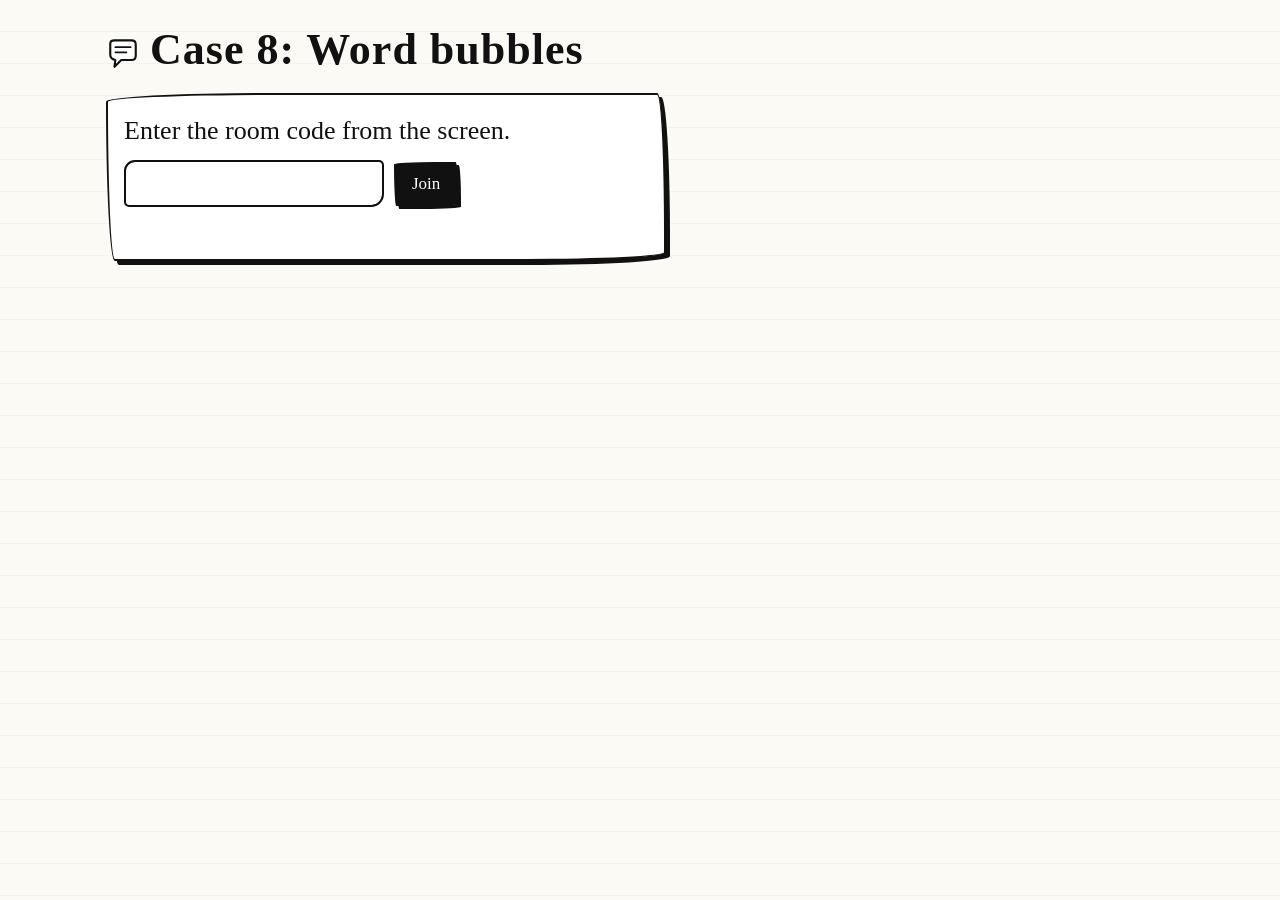
<file: case-games/case8-columns/index.html>
<!doctype html>
<html lang="en">
<head>
<meta charset="utf-8">
<meta name="viewport" content="width=device-width,initial-scale=1">
<title>Case 8 Word Bubbles</title>
<style>
:root{--ink:#111;--paper:#fbfaf5;--mid:#6b6b6b;--r:255px 14px 225px 14px/14px 225px 14px 255px}
*{box-sizing:border-box}
html,body{margin:0;background:var(--paper);color:var(--ink)}
body{font-family:"Chalkboard SE","Comic Sans MS","Comic Neue","Patrick Hand",cursive;min-height:100vh;font-size:18px;
  background-image:linear-gradient(#0000 31px,#0000000d 32px);background-size:100% 32px}
#app{max-width:1100px;margin:0 auto;padding:16px 16px 40px}
[hidden]{display:none!important}
h1,h2{margin:.2em 0 .4em;line-height:1.15}
h1{font-size:clamp(28px,4.5vw,44px);letter-spacing:1px}
h2{font-size:clamp(20px,2.6vw,28px)}
.brand{display:flex;align-items:center;gap:10px}
.brand svg{flex:none}
.muted{color:var(--mid)}
.small{font-size:15px}
.q{font-size:clamp(19px,2.4vw,26px);line-height:1.35;margin:4px 0 0}
.box{border:2.5px solid var(--ink);border-radius:var(--r);background:#fff;padding:14px 16px;box-shadow:4px 4px 0 var(--ink)}
.btn{font:inherit;font-size:17px;background:#fff;color:var(--ink);border:2.5px solid var(--ink);border-radius:var(--r);padding:10px 16px;cursor:pointer;box-shadow:3px 3px 0 var(--ink);transition:transform .08s,box-shadow .08s;white-space:nowrap}
.btn:hover:not(:disabled){transform:translate(-1px,-1px);box-shadow:5px 5px 0 var(--ink)}
.btn:active:not(:disabled){transform:translate(2px,2px);box-shadow:1px 1px 0 var(--ink)}
.btn.dark{background:var(--ink);color:#fff}
.btn:disabled{opacity:.5;cursor:not-allowed}
input[type=text]{font:inherit;font-size:17px;border:2.5px solid var(--ink);border-radius:10px 4px 12px 4px;padding:8px 10px;background:#fff;color:var(--ink);width:100%;min-width:0}
.row{display:flex;gap:10px;flex-wrap:wrap;align-items:center}
.tag{display:inline-block;border:2px solid var(--ink);border-radius:999px;padding:2px 12px;font-size:15px;background:#fff}
.tag.dark{background:var(--ink);color:#fff}
.status{font-size:16px;min-height:1.4em;margin:8px 0}
/* join */
#join .box{max-width:560px}
/* host */
.top{display:flex;justify-content:space-between;align-items:flex-start;gap:14px;flex-wrap:wrap}
.roombox{text-align:center;min-width:220px}
.qr{width:190px;height:190px;margin:8px auto 4px;border:2.5px solid var(--ink);border-radius:10px 4px 12px 4px;background:#fff;padding:6px}
.qr svg{width:100%;height:100%;display:block}
.code{font-size:clamp(26px,3.6vw,38px);font-weight:bold;letter-spacing:4px;border:3px double var(--ink);border-radius:var(--r);padding:2px 14px;background:#fff;display:inline-block}
.board{display:grid;grid-template-columns:repeat(3,1fr);gap:14px;margin-top:16px}
.col{border:2.5px solid var(--ink);border-radius:var(--r);background:#fff;padding:10px 12px 14px;box-shadow:4px 4px 0 var(--ink);min-height:380px;min-width:0}
.col h2{border-bottom:2px dashed var(--ink);padding-bottom:6px}
.cnt{font-size:14px;color:var(--mid)}
.bubbles{display:flex;flex-direction:column;align-items:flex-start;gap:9px;margin-top:10px}
.empty{color:var(--mid);font-style:italic;margin-top:10px}
.bubble{max-width:100%;border:2.5px solid var(--ink);border-radius:var(--r);background:#fff;padding:8px 14px;font-size:clamp(17px,1.8vw,21px);line-height:1.3;box-shadow:3px 3px 0 var(--ink);transform:rotate(var(--tilt,0deg));overflow-wrap:anywhere;animation:pop .45s ease-out}
@keyframes pop{0%{opacity:0;transform:scale(.6) rotate(var(--tilt,0deg))}70%{opacity:1;transform:scale(1.05) rotate(var(--tilt,0deg))}100%{transform:scale(1) rotate(var(--tilt,0deg))}}
.note{margin-top:16px;font-size:14px;color:var(--mid)}
@media (max-width:760px){.board{grid-template-columns:1fr}.col{min-height:0}.roombox{min-width:0;width:100%}}
/* phone */
#phone .box{margin:12px 0}
#phone h2{margin:0 0 8px}
.addrow{display:flex;gap:8px;margin-top:10px}
.chips{display:flex;flex-direction:column;gap:6px;margin:8px 0 0;padding:0;list-style:none}
.chips li{display:flex;justify-content:space-between;gap:8px;align-items:center;border:2px solid var(--ink);border-radius:10px 4px 10px 4px;padding:4px 10px;background:#fff;overflow-wrap:anywhere}
.chips button{font:inherit;border:none;background:none;cursor:pointer;font-size:18px;color:var(--ink);padding:0 4px}
.limit{font-size:14px;color:var(--mid);margin:6px 0 0}
#sendBtn{width:100%;font-size:20px;margin-top:6px}
</style>
</head>
<body>
<div id="app">

  <!-- Join page: students type the code if they do not scan the QR code -->
  <section id="join" hidden>
    <div class="brand"><svg viewBox="0 0 40 40" width="34" height="34" aria-hidden="true"><path d="M5 8 Q5 4 10 4 H30 Q35 4 35 9 V22 Q35 27 30 27 H18 L10 35 L11 27 Q5 26 5 21 Z" fill="#fff" stroke="#111" stroke-width="2.5" stroke-linejoin="round"/><path d="M11 12 H29 M11 18 H24" stroke="#111" stroke-width="2" stroke-linecap="round"/></svg><h1>Case 8: Word bubbles</h1></div>
    <div class="box">
      <p class="q">Enter the room code from the screen.</p>
      <div class="row" style="margin-top:12px">
        <input type="text" id="codeIn" maxlength="14" autocomplete="off" autocapitalize="characters" spellcheck="false" aria-label="Room code" style="max-width:260px;font-size:24px;letter-spacing:3px">
        <button class="btn dark" id="joinBtn" type="button">Join</button>
      </div>
      <p class="status" id="joinStatus" role="status"></p>
    </div>
  </section>

  <!-- Host view: shown on the projector -->
  <section id="host" hidden>
    <div class="top">
      <div>
        <div class="brand"><svg viewBox="0 0 40 40" width="34" height="34" aria-hidden="true"><path d="M5 8 Q5 4 10 4 H30 Q35 4 35 9 V22 Q35 27 30 27 H18 L10 35 L11 27 Q5 26 5 21 Z" fill="#fff" stroke="#111" stroke-width="2.5" stroke-linejoin="round"/><path d="M11 12 H29 M11 18 H24" stroke="#111" stroke-width="2" stroke-linecap="round"/></svg><h1>Case 8: Word bubbles</h1></div>
        <p class="q" id="hostQ"></p>
        <p class="small" style="margin-top:10px">Students: scan the QR code, or open <span id="hostBase"></span> and enter the room code.</p>
      </div>
      <div class="box roombox">
        <div class="qr" id="qrBox"></div>
        <div class="small muted">Room code</div>
        <div class="code" id="hostCode"></div>
      </div>
    </div>
    <div class="board" id="board"></div>
    <div class="row" style="margin-top:14px">
      <span class="tag" id="liveTag">Connecting…</span>
      <span class="tag dark" id="countTag">0 bubbles</span>
      <button class="btn" id="newRoom" type="button">New room</button>
    </div>
    <p class="note">Bubbles travel through ntfy.sh, a free public relay over HTTPS. Anyone who has the room code can read or add bubbles. Use New room to start a fresh, empty room.</p>
  </section>

  <!-- Student phone view -->
  <section id="phone" hidden>
    <div class="brand"><svg viewBox="0 0 40 40" width="30" height="30" aria-hidden="true"><path d="M5 8 Q5 4 10 4 H30 Q35 4 35 9 V22 Q35 27 30 27 H18 L10 35 L11 27 Q5 26 5 21 Z" fill="#fff" stroke="#111" stroke-width="2.5" stroke-linejoin="round"/><path d="M11 12 H29 M11 18 H24" stroke="#111" stroke-width="2" stroke-linecap="round"/></svg><h1 style="font-size:28px">Word bubbles</h1></div>
    <div class="box"><p class="q" id="phoneQ"></p></div>
    <div id="phoneCols"></div>
    <button class="btn dark" id="sendBtn" type="button" disabled>Send my bubbles</button>
    <p class="status" id="phoneStatus" role="status"></p>
  </section>

</div>
<script>
//---------------------------------------------------------------------
//
// QR Code Generator for JavaScript
//
// Copyright (c) 2009 Kazuhiko Arase
//
// URL: http://www.d-project.com/
//
// Licensed under the MIT license:
//  http://www.opensource.org/licenses/mit-license.php
//
// The word 'QR Code' is registered trademark of
// DENSO WAVE INCORPORATED
//  http://www.denso-wave.com/qrcode/faqpatent-e.html
//
//---------------------------------------------------------------------

var qrcode = function() {

  //---------------------------------------------------------------------
  // qrcode
  //---------------------------------------------------------------------

  /**
   * qrcode
   * @param typeNumber 1 to 40
   * @param errorCorrectionLevel 'L','M','Q','H'
   */
  var qrcode = function(typeNumber, errorCorrectionLevel) {

    var PAD0 = 0xEC;
    var PAD1 = 0x11;

    var _typeNumber = typeNumber;
    var _errorCorrectionLevel = QRErrorCorrectionLevel[errorCorrectionLevel];
    var _modules = null;
    var _moduleCount = 0;
    var _dataCache = null;
    var _dataList = [];

    var _this = {};

    var makeImpl = function(test, maskPattern) {

      _moduleCount = _typeNumber * 4 + 17;
      _modules = function(moduleCount) {
        var modules = new Array(moduleCount);
        for (var row = 0; row < moduleCount; row += 1) {
          modules[row] = new Array(moduleCount);
          for (var col = 0; col < moduleCount; col += 1) {
            modules[row][col] = null;
          }
        }
        return modules;
      }(_moduleCount);

      setupPositionProbePattern(0, 0);
      setupPositionProbePattern(_moduleCount - 7, 0);
      setupPositionProbePattern(0, _moduleCount - 7);
      setupPositionAdjustPattern();
      setupTimingPattern();
      setupTypeInfo(test, maskPattern);

      if (_typeNumber >= 7) {
        setupTypeNumber(test);
      }

      if (_dataCache == null) {
        _dataCache = createData(_typeNumber, _errorCorrectionLevel, _dataList);
      }

      mapData(_dataCache, maskPattern);
    };

    var setupPositionProbePattern = function(row, col) {

      for (var r = -1; r <= 7; r += 1) {

        if (row + r <= -1 || _moduleCount <= row + r) continue;

        for (var c = -1; c <= 7; c += 1) {

          if (col + c <= -1 || _moduleCount <= col + c) continue;

          if ( (0 <= r && r <= 6 && (c == 0 || c == 6) )
              || (0 <= c && c <= 6 && (r == 0 || r == 6) )
              || (2 <= r && r <= 4 && 2 <= c && c <= 4) ) {
            _modules[row + r][col + c] = true;
          } else {
            _modules[row + r][col + c] = false;
          }
        }
      }
    };

    var getBestMaskPattern = function() {

      var minLostPoint = 0;
      var pattern = 0;

      for (var i = 0; i < 8; i += 1) {

        makeImpl(true, i);

        var lostPoint = QRUtil.getLostPoint(_this);

        if (i == 0 || minLostPoint > lostPoint) {
          minLostPoint = lostPoint;
          pattern = i;
        }
      }

      return pattern;
    };

    var setupTimingPattern = function() {

      for (var r = 8; r < _moduleCount - 8; r += 1) {
        if (_modules[r][6] != null) {
          continue;
        }
        _modules[r][6] = (r % 2 == 0);
      }

      for (var c = 8; c < _moduleCount - 8; c += 1) {
        if (_modules[6][c] != null) {
          continue;
        }
        _modules[6][c] = (c % 2 == 0);
      }
    };

    var setupPositionAdjustPattern = function() {

      var pos = QRUtil.getPatternPosition(_typeNumber);

      for (var i = 0; i < pos.length; i += 1) {

        for (var j = 0; j < pos.length; j += 1) {

          var row = pos[i];
          var col = pos[j];

          if (_modules[row][col] != null) {
            continue;
          }

          for (var r = -2; r <= 2; r += 1) {

            for (var c = -2; c <= 2; c += 1) {

              if (r == -2 || r == 2 || c == -2 || c == 2
                  || (r == 0 && c == 0) ) {
                _modules[row + r][col + c] = true;
              } else {
                _modules[row + r][col + c] = false;
              }
            }
          }
        }
      }
    };

    var setupTypeNumber = function(test) {

      var bits = QRUtil.getBCHTypeNumber(_typeNumber);

      for (var i = 0; i < 18; i += 1) {
        var mod = (!test && ( (bits >> i) & 1) == 1);
        _modules[Math.floor(i / 3)][i % 3 + _moduleCount - 8 - 3] = mod;
      }

      for (var i = 0; i < 18; i += 1) {
        var mod = (!test && ( (bits >> i) & 1) == 1);
        _modules[i % 3 + _moduleCount - 8 - 3][Math.floor(i / 3)] = mod;
      }
    };

    var setupTypeInfo = function(test, maskPattern) {

      var data = (_errorCorrectionLevel << 3) | maskPattern;
      var bits = QRUtil.getBCHTypeInfo(data);

      // vertical
      for (var i = 0; i < 15; i += 1) {

        var mod = (!test && ( (bits >> i) & 1) == 1);

        if (i < 6) {
          _modules[i][8] = mod;
        } else if (i < 8) {
          _modules[i + 1][8] = mod;
        } else {
          _modules[_moduleCount - 15 + i][8] = mod;
        }
      }

      // horizontal
      for (var i = 0; i < 15; i += 1) {

        var mod = (!test && ( (bits >> i) & 1) == 1);

        if (i < 8) {
          _modules[8][_moduleCount - i - 1] = mod;
        } else if (i < 9) {
          _modules[8][15 - i - 1 + 1] = mod;
        } else {
          _modules[8][15 - i - 1] = mod;
        }
      }

      // fixed module
      _modules[_moduleCount - 8][8] = (!test);
    };

    var mapData = function(data, maskPattern) {

      var inc = -1;
      var row = _moduleCount - 1;
      var bitIndex = 7;
      var byteIndex = 0;
      var maskFunc = QRUtil.getMaskFunction(maskPattern);

      for (var col = _moduleCount - 1; col > 0; col -= 2) {

        if (col == 6) col -= 1;

        while (true) {

          for (var c = 0; c < 2; c += 1) {

            if (_modules[row][col - c] == null) {

              var dark = false;

              if (byteIndex < data.length) {
                dark = ( ( (data[byteIndex] >>> bitIndex) & 1) == 1);
              }

              var mask = maskFunc(row, col - c);

              if (mask) {
                dark = !dark;
              }

              _modules[row][col - c] = dark;
              bitIndex -= 1;

              if (bitIndex == -1) {
                byteIndex += 1;
                bitIndex = 7;
              }
            }
          }

          row += inc;

          if (row < 0 || _moduleCount <= row) {
            row -= inc;
            inc = -inc;
            break;
          }
        }
      }
    };

    var createBytes = function(buffer, rsBlocks) {

      var offset = 0;

      var maxDcCount = 0;
      var maxEcCount = 0;

      var dcdata = new Array(rsBlocks.length);
      var ecdata = new Array(rsBlocks.length);

      for (var r = 0; r < rsBlocks.length; r += 1) {

        var dcCount = rsBlocks[r].dataCount;
        var ecCount = rsBlocks[r].totalCount - dcCount;

        maxDcCount = Math.max(maxDcCount, dcCount);
        maxEcCount = Math.max(maxEcCount, ecCount);

        dcdata[r] = new Array(dcCount);

        for (var i = 0; i < dcdata[r].length; i += 1) {
          dcdata[r][i] = 0xff & buffer.getBuffer()[i + offset];
        }
        offset += dcCount;

        var rsPoly = QRUtil.getErrorCorrectPolynomial(ecCount);
        var rawPoly = qrPolynomial(dcdata[r], rsPoly.getLength() - 1);

        var modPoly = rawPoly.mod(rsPoly);
        ecdata[r] = new Array(rsPoly.getLength() - 1);
        for (var i = 0; i < ecdata[r].length; i += 1) {
          var modIndex = i + modPoly.getLength() - ecdata[r].length;
          ecdata[r][i] = (modIndex >= 0)? modPoly.getAt(modIndex) : 0;
        }
      }

      var totalCodeCount = 0;
      for (var i = 0; i < rsBlocks.length; i += 1) {
        totalCodeCount += rsBlocks[i].totalCount;
      }

      var data = new Array(totalCodeCount);
      var index = 0;

      for (var i = 0; i < maxDcCount; i += 1) {
        for (var r = 0; r < rsBlocks.length; r += 1) {
          if (i < dcdata[r].length) {
            data[index] = dcdata[r][i];
            index += 1;
          }
        }
      }

      for (var i = 0; i < maxEcCount; i += 1) {
        for (var r = 0; r < rsBlocks.length; r += 1) {
          if (i < ecdata[r].length) {
            data[index] = ecdata[r][i];
            index += 1;
          }
        }
      }

      return data;
    };

    var createData = function(typeNumber, errorCorrectionLevel, dataList) {

      var rsBlocks = QRRSBlock.getRSBlocks(typeNumber, errorCorrectionLevel);

      var buffer = qrBitBuffer();

      for (var i = 0; i < dataList.length; i += 1) {
        var data = dataList[i];
        buffer.put(data.getMode(), 4);
        buffer.put(data.getLength(), QRUtil.getLengthInBits(data.getMode(), typeNumber) );
        data.write(buffer);
      }

      // calc num max data.
      var totalDataCount = 0;
      for (var i = 0; i < rsBlocks.length; i += 1) {
        totalDataCount += rsBlocks[i].dataCount;
      }

      if (buffer.getLengthInBits() > totalDataCount * 8) {
        throw 'code length overflow. ('
          + buffer.getLengthInBits()
          + '>'
          + totalDataCount * 8
          + ')';
      }

      // end code
      if (buffer.getLengthInBits() + 4 <= totalDataCount * 8) {
        buffer.put(0, 4);
      }

      // padding
      while (buffer.getLengthInBits() % 8 != 0) {
        buffer.putBit(false);
      }

      // padding
      while (true) {

        if (buffer.getLengthInBits() >= totalDataCount * 8) {
          break;
        }
        buffer.put(PAD0, 8);

        if (buffer.getLengthInBits() >= totalDataCount * 8) {
          break;
        }
        buffer.put(PAD1, 8);
      }

      return createBytes(buffer, rsBlocks);
    };

    _this.addData = function(data, mode) {

      mode = mode || 'Byte';

      var newData = null;

      switch(mode) {
      case 'Numeric' :
        newData = qrNumber(data);
        break;
      case 'Alphanumeric' :
        newData = qrAlphaNum(data);
        break;
      case 'Byte' :
        newData = qr8BitByte(data);
        break;
      case 'Kanji' :
        newData = qrKanji(data);
        break;
      default :
        throw 'mode:' + mode;
      }

      _dataList.push(newData);
      _dataCache = null;
    };

    _this.isDark = function(row, col) {
      if (row < 0 || _moduleCount <= row || col < 0 || _moduleCount <= col) {
        throw row + ',' + col;
      }
      return _modules[row][col];
    };

    _this.getModuleCount = function() {
      return _moduleCount;
    };

    _this.make = function() {
      if (_typeNumber < 1) {
        var typeNumber = 1;

        for (; typeNumber < 40; typeNumber++) {
          var rsBlocks = QRRSBlock.getRSBlocks(typeNumber, _errorCorrectionLevel);
          var buffer = qrBitBuffer();

          for (var i = 0; i < _dataList.length; i++) {
            var data = _dataList[i];
            buffer.put(data.getMode(), 4);
            buffer.put(data.getLength(), QRUtil.getLengthInBits(data.getMode(), typeNumber) );
            data.write(buffer);
          }

          var totalDataCount = 0;
          for (var i = 0; i < rsBlocks.length; i++) {
            totalDataCount += rsBlocks[i].dataCount;
          }

          if (buffer.getLengthInBits() <= totalDataCount * 8) {
            break;
          }
        }

        _typeNumber = typeNumber;
      }

      makeImpl(false, getBestMaskPattern() );
    };

    _this.createTableTag = function(cellSize, margin) {

      cellSize = cellSize || 2;
      margin = (typeof margin == 'undefined')? cellSize * 4 : margin;

      var qrHtml = '';

      qrHtml += '<table style="';
      qrHtml += ' border-width: 0px; border-style: none;';
      qrHtml += ' border-collapse: collapse;';
      qrHtml += ' padding: 0px; margin: ' + margin + 'px;';
      qrHtml += '">';
      qrHtml += '<tbody>';

      for (var r = 0; r < _this.getModuleCount(); r += 1) {

        qrHtml += '<tr>';

        for (var c = 0; c < _this.getModuleCount(); c += 1) {
          qrHtml += '<td style="';
          qrHtml += ' border-width: 0px; border-style: none;';
          qrHtml += ' border-collapse: collapse;';
          qrHtml += ' padding: 0px; margin: 0px;';
          qrHtml += ' width: ' + cellSize + 'px;';
          qrHtml += ' height: ' + cellSize + 'px;';
          qrHtml += ' background-color: ';
          qrHtml += _this.isDark(r, c)? '#000000' : '#ffffff';
          qrHtml += ';';
          qrHtml += '"/>';
        }

        qrHtml += '</tr>';
      }

      qrHtml += '</tbody>';
      qrHtml += '</table>';

      return qrHtml;
    };

    _this.createSvgTag = function(cellSize, margin, alt, title) {

      var opts = {};
      if (typeof arguments[0] == 'object') {
        // Called by options.
        opts = arguments[0];
        // overwrite cellSize and margin.
        cellSize = opts.cellSize;
        margin = opts.margin;
        alt = opts.alt;
        title = opts.title;
      }

      cellSize = cellSize || 2;
      margin = (typeof margin == 'undefined')? cellSize * 4 : margin;

      // Compose alt property surrogate
      alt = (typeof alt === 'string') ? {text: alt} : alt || {};
      alt.text = alt.text || null;
      alt.id = (alt.text) ? alt.id || 'qrcode-description' : null;

      // Compose title property surrogate
      title = (typeof title === 'string') ? {text: title} : title || {};
      title.text = title.text || null;
      title.id = (title.text) ? title.id || 'qrcode-title' : null;

      var size = _this.getModuleCount() * cellSize + margin * 2;
      var c, mc, r, mr, qrSvg='', rect;

      rect = 'l' + cellSize + ',0 0,' + cellSize +
        ' -' + cellSize + ',0 0,-' + cellSize + 'z ';

      qrSvg += '<svg version="1.1" xmlns="http://www.w3.org/2000/svg"';
      qrSvg += !opts.scalable ? ' width="' + size + 'px" height="' + size + 'px"' : '';
      qrSvg += ' viewBox="0 0 ' + size + ' ' + size + '" ';
      qrSvg += ' preserveAspectRatio="xMinYMin meet"';
      qrSvg += (title.text || alt.text) ? ' role="img" aria-labelledby="' +
          escapeXml([title.id, alt.id].join(' ').trim() ) + '"' : '';
      qrSvg += '>';
      qrSvg += (title.text) ? '<title id="' + escapeXml(title.id) + '">' +
          escapeXml(title.text) + '</title>' : '';
      qrSvg += (alt.text) ? '<description id="' + escapeXml(alt.id) + '">' +
          escapeXml(alt.text) + '</description>' : '';
      qrSvg += '<rect width="100%" height="100%" fill="white" cx="0" cy="0"/>';
      qrSvg += '<path d="';

      for (r = 0; r < _this.getModuleCount(); r += 1) {
        mr = r * cellSize + margin;
        for (c = 0; c < _this.getModuleCount(); c += 1) {
          if (_this.isDark(r, c) ) {
            mc = c*cellSize+margin;
            qrSvg += 'M' + mc + ',' + mr + rect;
          }
        }
      }

      qrSvg += '" stroke="transparent" fill="black"/>';
      qrSvg += '</svg>';

      return qrSvg;
    };

    _this.createDataURL = function(cellSize, margin) {

      cellSize = cellSize || 2;
      margin = (typeof margin == 'undefined')? cellSize * 4 : margin;

      var size = _this.getModuleCount() * cellSize + margin * 2;
      var min = margin;
      var max = size - margin;

      return createDataURL(size, size, function(x, y) {
        if (min <= x && x < max && min <= y && y < max) {
          var c = Math.floor( (x - min) / cellSize);
          var r = Math.floor( (y - min) / cellSize);
          return _this.isDark(r, c)? 0 : 1;
        } else {
          return 1;
        }
      } );
    };

    _this.createImgTag = function(cellSize, margin, alt) {

      cellSize = cellSize || 2;
      margin = (typeof margin == 'undefined')? cellSize * 4 : margin;

      var size = _this.getModuleCount() * cellSize + margin * 2;

      var img = '';
      img += '<img';
      img += '\u0020src="';
      img += _this.createDataURL(cellSize, margin);
      img += '"';
      img += '\u0020width="';
      img += size;
      img += '"';
      img += '\u0020height="';
      img += size;
      img += '"';
      if (alt) {
        img += '\u0020alt="';
        img += escapeXml(alt);
        img += '"';
      }
      img += '/>';

      return img;
    };

    var escapeXml = function(s) {
      var escaped = '';
      for (var i = 0; i < s.length; i += 1) {
        var c = s.charAt(i);
        switch(c) {
        case '<': escaped += '&lt;'; break;
        case '>': escaped += '&gt;'; break;
        case '&': escaped += '&amp;'; break;
        case '"': escaped += '&quot;'; break;
        default : escaped += c; break;
        }
      }
      return escaped;
    };

    var _createHalfASCII = function(margin) {
      var cellSize = 1;
      margin = (typeof margin == 'undefined')? cellSize * 2 : margin;

      var size = _this.getModuleCount() * cellSize + margin * 2;
      var min = margin;
      var max = size - margin;

      var y, x, r1, r2, p;

      var blocks = {
        '██': '█',
        '█ ': '▀',
        ' █': '▄',
        '  ': ' '
      };

      var blocksLastLineNoMargin = {
        '██': '▀',
        '█ ': '▀',
        ' █': ' ',
        '  ': ' '
      };

      var ascii = '';
      for (y = 0; y < size; y += 2) {
        r1 = Math.floor((y - min) / cellSize);
        r2 = Math.floor((y + 1 - min) / cellSize);
        for (x = 0; x < size; x += 1) {
          p = '█';

          if (min <= x && x < max && min <= y && y < max && _this.isDark(r1, Math.floor((x - min) / cellSize))) {
            p = ' ';
          }

          if (min <= x && x < max && min <= y+1 && y+1 < max && _this.isDark(r2, Math.floor((x - min) / cellSize))) {
            p += ' ';
          }
          else {
            p += '█';
          }

          // Output 2 characters per pixel, to create full square. 1 character per pixels gives only half width of square.
          ascii += (margin < 1 && y+1 >= max) ? blocksLastLineNoMargin[p] : blocks[p];
        }

        ascii += '\n';
      }

      if (size % 2 && margin > 0) {
        return ascii.substring(0, ascii.length - size - 1) + Array(size+1).join('▀');
      }

      return ascii.substring(0, ascii.length-1);
    };

    _this.createASCII = function(cellSize, margin) {
      cellSize = cellSize || 1;

      if (cellSize < 2) {
        return _createHalfASCII(margin);
      }

      cellSize -= 1;
      margin = (typeof margin == 'undefined')? cellSize * 2 : margin;

      var size = _this.getModuleCount() * cellSize + margin * 2;
      var min = margin;
      var max = size - margin;

      var y, x, r, p;

      var white = Array(cellSize+1).join('██');
      var black = Array(cellSize+1).join('  ');

      var ascii = '';
      var line = '';
      for (y = 0; y < size; y += 1) {
        r = Math.floor( (y - min) / cellSize);
        line = '';
        for (x = 0; x < size; x += 1) {
          p = 1;

          if (min <= x && x < max && min <= y && y < max && _this.isDark(r, Math.floor((x - min) / cellSize))) {
            p = 0;
          }

          // Output 2 characters per pixel, to create full square. 1 character per pixels gives only half width of square.
          line += p ? white : black;
        }

        for (r = 0; r < cellSize; r += 1) {
          ascii += line + '\n';
        }
      }

      return ascii.substring(0, ascii.length-1);
    };

    _this.renderTo2dContext = function(context, cellSize) {
      cellSize = cellSize || 2;
      var length = _this.getModuleCount();
      for (var row = 0; row < length; row++) {
        for (var col = 0; col < length; col++) {
          context.fillStyle = _this.isDark(row, col) ? 'black' : 'white';
          context.fillRect(row * cellSize, col * cellSize, cellSize, cellSize);
        }
      }
    }

    return _this;
  };

  //---------------------------------------------------------------------
  // qrcode.stringToBytes
  //---------------------------------------------------------------------

  qrcode.stringToBytesFuncs = {
    'default' : function(s) {
      var bytes = [];
      for (var i = 0; i < s.length; i += 1) {
        var c = s.charCodeAt(i);
        bytes.push(c & 0xff);
      }
      return bytes;
    }
  };

  qrcode.stringToBytes = qrcode.stringToBytesFuncs['default'];

  //---------------------------------------------------------------------
  // qrcode.createStringToBytes
  //---------------------------------------------------------------------

  /**
   * @param unicodeData base64 string of byte array.
   * [16bit Unicode],[16bit Bytes], ...
   * @param numChars
   */
  qrcode.createStringToBytes = function(unicodeData, numChars) {

    // create conversion map.

    var unicodeMap = function() {

      var bin = base64DecodeInputStream(unicodeData);
      var read = function() {
        var b = bin.read();
        if (b == -1) throw 'eof';
        return b;
      };

      var count = 0;
      var unicodeMap = {};
      while (true) {
        var b0 = bin.read();
        if (b0 == -1) break;
        var b1 = read();
        var b2 = read();
        var b3 = read();
        var k = String.fromCharCode( (b0 << 8) | b1);
        var v = (b2 << 8) | b3;
        unicodeMap[k] = v;
        count += 1;
      }
      if (count != numChars) {
        throw count + ' != ' + numChars;
      }

      return unicodeMap;
    }();

    var unknownChar = '?'.charCodeAt(0);

    return function(s) {
      var bytes = [];
      for (var i = 0; i < s.length; i += 1) {
        var c = s.charCodeAt(i);
        if (c < 128) {
          bytes.push(c);
        } else {
          var b = unicodeMap[s.charAt(i)];
          if (typeof b == 'number') {
            if ( (b & 0xff) == b) {
              // 1byte
              bytes.push(b);
            } else {
              // 2bytes
              bytes.push(b >>> 8);
              bytes.push(b & 0xff);
            }
          } else {
            bytes.push(unknownChar);
          }
        }
      }
      return bytes;
    };
  };

  //---------------------------------------------------------------------
  // QRMode
  //---------------------------------------------------------------------

  var QRMode = {
    MODE_NUMBER :    1 << 0,
    MODE_ALPHA_NUM : 1 << 1,
    MODE_8BIT_BYTE : 1 << 2,
    MODE_KANJI :     1 << 3
  };

  //---------------------------------------------------------------------
  // QRErrorCorrectionLevel
  //---------------------------------------------------------------------

  var QRErrorCorrectionLevel = {
    L : 1,
    M : 0,
    Q : 3,
    H : 2
  };

  //---------------------------------------------------------------------
  // QRMaskPattern
  //---------------------------------------------------------------------

  var QRMaskPattern = {
    PATTERN000 : 0,
    PATTERN001 : 1,
    PATTERN010 : 2,
    PATTERN011 : 3,
    PATTERN100 : 4,
    PATTERN101 : 5,
    PATTERN110 : 6,
    PATTERN111 : 7
  };

  //---------------------------------------------------------------------
  // QRUtil
  //---------------------------------------------------------------------

  var QRUtil = function() {

    var PATTERN_POSITION_TABLE = [
      [],
      [6, 18],
      [6, 22],
      [6, 26],
      [6, 30],
      [6, 34],
      [6, 22, 38],
      [6, 24, 42],
      [6, 26, 46],
      [6, 28, 50],
      [6, 30, 54],
      [6, 32, 58],
      [6, 34, 62],
      [6, 26, 46, 66],
      [6, 26, 48, 70],
      [6, 26, 50, 74],
      [6, 30, 54, 78],
      [6, 30, 56, 82],
      [6, 30, 58, 86],
      [6, 34, 62, 90],
      [6, 28, 50, 72, 94],
      [6, 26, 50, 74, 98],
      [6, 30, 54, 78, 102],
      [6, 28, 54, 80, 106],
      [6, 32, 58, 84, 110],
      [6, 30, 58, 86, 114],
      [6, 34, 62, 90, 118],
      [6, 26, 50, 74, 98, 122],
      [6, 30, 54, 78, 102, 126],
      [6, 26, 52, 78, 104, 130],
      [6, 30, 56, 82, 108, 134],
      [6, 34, 60, 86, 112, 138],
      [6, 30, 58, 86, 114, 142],
      [6, 34, 62, 90, 118, 146],
      [6, 30, 54, 78, 102, 126, 150],
      [6, 24, 50, 76, 102, 128, 154],
      [6, 28, 54, 80, 106, 132, 158],
      [6, 32, 58, 84, 110, 136, 162],
      [6, 26, 54, 82, 110, 138, 166],
      [6, 30, 58, 86, 114, 142, 170]
    ];
    var G15 = (1 << 10) | (1 << 8) | (1 << 5) | (1 << 4) | (1 << 2) | (1 << 1) | (1 << 0);
    var G18 = (1 << 12) | (1 << 11) | (1 << 10) | (1 << 9) | (1 << 8) | (1 << 5) | (1 << 2) | (1 << 0);
    var G15_MASK = (1 << 14) | (1 << 12) | (1 << 10) | (1 << 4) | (1 << 1);

    var _this = {};

    var getBCHDigit = function(data) {
      var digit = 0;
      while (data != 0) {
        digit += 1;
        data >>>= 1;
      }
      return digit;
    };

    _this.getBCHTypeInfo = function(data) {
      var d = data << 10;
      while (getBCHDigit(d) - getBCHDigit(G15) >= 0) {
        d ^= (G15 << (getBCHDigit(d) - getBCHDigit(G15) ) );
      }
      return ( (data << 10) | d) ^ G15_MASK;
    };

    _this.getBCHTypeNumber = function(data) {
      var d = data << 12;
      while (getBCHDigit(d) - getBCHDigit(G18) >= 0) {
        d ^= (G18 << (getBCHDigit(d) - getBCHDigit(G18) ) );
      }
      return (data << 12) | d;
    };

    _this.getPatternPosition = function(typeNumber) {
      return PATTERN_POSITION_TABLE[typeNumber - 1];
    };

    _this.getMaskFunction = function(maskPattern) {

      switch (maskPattern) {

      case QRMaskPattern.PATTERN000 :
        return function(i, j) { return (i + j) % 2 == 0; };
      case QRMaskPattern.PATTERN001 :
        return function(i, j) { return i % 2 == 0; };
      case QRMaskPattern.PATTERN010 :
        return function(i, j) { return j % 3 == 0; };
      case QRMaskPattern.PATTERN011 :
        return function(i, j) { return (i + j) % 3 == 0; };
      case QRMaskPattern.PATTERN100 :
        return function(i, j) { return (Math.floor(i / 2) + Math.floor(j / 3) ) % 2 == 0; };
      case QRMaskPattern.PATTERN101 :
        return function(i, j) { return (i * j) % 2 + (i * j) % 3 == 0; };
      case QRMaskPattern.PATTERN110 :
        return function(i, j) { return ( (i * j) % 2 + (i * j) % 3) % 2 == 0; };
      case QRMaskPattern.PATTERN111 :
        return function(i, j) { return ( (i * j) % 3 + (i + j) % 2) % 2 == 0; };

      default :
        throw 'bad maskPattern:' + maskPattern;
      }
    };

    _this.getErrorCorrectPolynomial = function(errorCorrectLength) {
      var a = qrPolynomial([1], 0);
      for (var i = 0; i < errorCorrectLength; i += 1) {
        a = a.multiply(qrPolynomial([1, QRMath.gexp(i)], 0) );
      }
      return a;
    };

    _this.getLengthInBits = function(mode, type) {

      if (1 <= type && type < 10) {

        // 1 - 9

        switch(mode) {
        case QRMode.MODE_NUMBER    : return 10;
        case QRMode.MODE_ALPHA_NUM : return 9;
        case QRMode.MODE_8BIT_BYTE : return 8;
        case QRMode.MODE_KANJI     : return 8;
        default :
          throw 'mode:' + mode;
        }

      } else if (type < 27) {

        // 10 - 26

        switch(mode) {
        case QRMode.MODE_NUMBER    : return 12;
        case QRMode.MODE_ALPHA_NUM : return 11;
        case QRMode.MODE_8BIT_BYTE : return 16;
        case QRMode.MODE_KANJI     : return 10;
        default :
          throw 'mode:' + mode;
        }

      } else if (type < 41) {

        // 27 - 40

        switch(mode) {
        case QRMode.MODE_NUMBER    : return 14;
        case QRMode.MODE_ALPHA_NUM : return 13;
        case QRMode.MODE_8BIT_BYTE : return 16;
        case QRMode.MODE_KANJI     : return 12;
        default :
          throw 'mode:' + mode;
        }

      } else {
        throw 'type:' + type;
      }
    };

    _this.getLostPoint = function(qrcode) {

      var moduleCount = qrcode.getModuleCount();

      var lostPoint = 0;

      // LEVEL1

      for (var row = 0; row < moduleCount; row += 1) {
        for (var col = 0; col < moduleCount; col += 1) {

          var sameCount = 0;
          var dark = qrcode.isDark(row, col);

          for (var r = -1; r <= 1; r += 1) {

            if (row + r < 0 || moduleCount <= row + r) {
              continue;
            }

            for (var c = -1; c <= 1; c += 1) {

              if (col + c < 0 || moduleCount <= col + c) {
                continue;
              }

              if (r == 0 && c == 0) {
                continue;
              }

              if (dark == qrcode.isDark(row + r, col + c) ) {
                sameCount += 1;
              }
            }
          }

          if (sameCount > 5) {
            lostPoint += (3 + sameCount - 5);
          }
        }
      };

      // LEVEL2

      for (var row = 0; row < moduleCount - 1; row += 1) {
        for (var col = 0; col < moduleCount - 1; col += 1) {
          var count = 0;
          if (qrcode.isDark(row, col) ) count += 1;
          if (qrcode.isDark(row + 1, col) ) count += 1;
          if (qrcode.isDark(row, col + 1) ) count += 1;
          if (qrcode.isDark(row + 1, col + 1) ) count += 1;
          if (count == 0 || count == 4) {
            lostPoint += 3;
          }
        }
      }

      // LEVEL3

      for (var row = 0; row < moduleCount; row += 1) {
        for (var col = 0; col < moduleCount - 6; col += 1) {
          if (qrcode.isDark(row, col)
              && !qrcode.isDark(row, col + 1)
              &&  qrcode.isDark(row, col + 2)
              &&  qrcode.isDark(row, col + 3)
              &&  qrcode.isDark(row, col + 4)
              && !qrcode.isDark(row, col + 5)
              &&  qrcode.isDark(row, col + 6) ) {
            lostPoint += 40;
          }
        }
      }

      for (var col = 0; col < moduleCount; col += 1) {
        for (var row = 0; row < moduleCount - 6; row += 1) {
          if (qrcode.isDark(row, col)
              && !qrcode.isDark(row + 1, col)
              &&  qrcode.isDark(row + 2, col)
              &&  qrcode.isDark(row + 3, col)
              &&  qrcode.isDark(row + 4, col)
              && !qrcode.isDark(row + 5, col)
              &&  qrcode.isDark(row + 6, col) ) {
            lostPoint += 40;
          }
        }
      }

      // LEVEL4

      var darkCount = 0;

      for (var col = 0; col < moduleCount; col += 1) {
        for (var row = 0; row < moduleCount; row += 1) {
          if (qrcode.isDark(row, col) ) {
            darkCount += 1;
          }
        }
      }

      var ratio = Math.abs(100 * darkCount / moduleCount / moduleCount - 50) / 5;
      lostPoint += ratio * 10;

      return lostPoint;
    };

    return _this;
  }();

  //---------------------------------------------------------------------
  // QRMath
  //---------------------------------------------------------------------

  var QRMath = function() {

    var EXP_TABLE = new Array(256);
    var LOG_TABLE = new Array(256);

    // initialize tables
    for (var i = 0; i < 8; i += 1) {
      EXP_TABLE[i] = 1 << i;
    }
    for (var i = 8; i < 256; i += 1) {
      EXP_TABLE[i] = EXP_TABLE[i - 4]
        ^ EXP_TABLE[i - 5]
        ^ EXP_TABLE[i - 6]
        ^ EXP_TABLE[i - 8];
    }
    for (var i = 0; i < 255; i += 1) {
      LOG_TABLE[EXP_TABLE[i] ] = i;
    }

    var _this = {};

    _this.glog = function(n) {

      if (n < 1) {
        throw 'glog(' + n + ')';
      }

      return LOG_TABLE[n];
    };

    _this.gexp = function(n) {

      while (n < 0) {
        n += 255;
      }

      while (n >= 256) {
        n -= 255;
      }

      return EXP_TABLE[n];
    };

    return _this;
  }();

  //---------------------------------------------------------------------
  // qrPolynomial
  //---------------------------------------------------------------------

  function qrPolynomial(num, shift) {

    if (typeof num.length == 'undefined') {
      throw num.length + '/' + shift;
    }

    var _num = function() {
      var offset = 0;
      while (offset < num.length && num[offset] == 0) {
        offset += 1;
      }
      var _num = new Array(num.length - offset + shift);
      for (var i = 0; i < num.length - offset; i += 1) {
        _num[i] = num[i + offset];
      }
      return _num;
    }();

    var _this = {};

    _this.getAt = function(index) {
      return _num[index];
    };

    _this.getLength = function() {
      return _num.length;
    };

    _this.multiply = function(e) {

      var num = new Array(_this.getLength() + e.getLength() - 1);

      for (var i = 0; i < _this.getLength(); i += 1) {
        for (var j = 0; j < e.getLength(); j += 1) {
          num[i + j] ^= QRMath.gexp(QRMath.glog(_this.getAt(i) ) + QRMath.glog(e.getAt(j) ) );
        }
      }

      return qrPolynomial(num, 0);
    };

    _this.mod = function(e) {

      if (_this.getLength() - e.getLength() < 0) {
        return _this;
      }

      var ratio = QRMath.glog(_this.getAt(0) ) - QRMath.glog(e.getAt(0) );

      var num = new Array(_this.getLength() );
      for (var i = 0; i < _this.getLength(); i += 1) {
        num[i] = _this.getAt(i);
      }

      for (var i = 0; i < e.getLength(); i += 1) {
        num[i] ^= QRMath.gexp(QRMath.glog(e.getAt(i) ) + ratio);
      }

      // recursive call
      return qrPolynomial(num, 0).mod(e);
    };

    return _this;
  };

  //---------------------------------------------------------------------
  // QRRSBlock
  //---------------------------------------------------------------------

  var QRRSBlock = function() {

    var RS_BLOCK_TABLE = [

      // L
      // M
      // Q
      // H

      // 1
      [1, 26, 19],
      [1, 26, 16],
      [1, 26, 13],
      [1, 26, 9],

      // 2
      [1, 44, 34],
      [1, 44, 28],
      [1, 44, 22],
      [1, 44, 16],

      // 3
      [1, 70, 55],
      [1, 70, 44],
      [2, 35, 17],
      [2, 35, 13],

      // 4
      [1, 100, 80],
      [2, 50, 32],
      [2, 50, 24],
      [4, 25, 9],

      // 5
      [1, 134, 108],
      [2, 67, 43],
      [2, 33, 15, 2, 34, 16],
      [2, 33, 11, 2, 34, 12],

      // 6
      [2, 86, 68],
      [4, 43, 27],
      [4, 43, 19],
      [4, 43, 15],

      // 7
      [2, 98, 78],
      [4, 49, 31],
      [2, 32, 14, 4, 33, 15],
      [4, 39, 13, 1, 40, 14],

      // 8
      [2, 121, 97],
      [2, 60, 38, 2, 61, 39],
      [4, 40, 18, 2, 41, 19],
      [4, 40, 14, 2, 41, 15],

      // 9
      [2, 146, 116],
      [3, 58, 36, 2, 59, 37],
      [4, 36, 16, 4, 37, 17],
      [4, 36, 12, 4, 37, 13],

      // 10
      [2, 86, 68, 2, 87, 69],
      [4, 69, 43, 1, 70, 44],
      [6, 43, 19, 2, 44, 20],
      [6, 43, 15, 2, 44, 16],

      // 11
      [4, 101, 81],
      [1, 80, 50, 4, 81, 51],
      [4, 50, 22, 4, 51, 23],
      [3, 36, 12, 8, 37, 13],

      // 12
      [2, 116, 92, 2, 117, 93],
      [6, 58, 36, 2, 59, 37],
      [4, 46, 20, 6, 47, 21],
      [7, 42, 14, 4, 43, 15],

      // 13
      [4, 133, 107],
      [8, 59, 37, 1, 60, 38],
      [8, 44, 20, 4, 45, 21],
      [12, 33, 11, 4, 34, 12],

      // 14
      [3, 145, 115, 1, 146, 116],
      [4, 64, 40, 5, 65, 41],
      [11, 36, 16, 5, 37, 17],
      [11, 36, 12, 5, 37, 13],

      // 15
      [5, 109, 87, 1, 110, 88],
      [5, 65, 41, 5, 66, 42],
      [5, 54, 24, 7, 55, 25],
      [11, 36, 12, 7, 37, 13],

      // 16
      [5, 122, 98, 1, 123, 99],
      [7, 73, 45, 3, 74, 46],
      [15, 43, 19, 2, 44, 20],
      [3, 45, 15, 13, 46, 16],

      // 17
      [1, 135, 107, 5, 136, 108],
      [10, 74, 46, 1, 75, 47],
      [1, 50, 22, 15, 51, 23],
      [2, 42, 14, 17, 43, 15],

      // 18
      [5, 150, 120, 1, 151, 121],
      [9, 69, 43, 4, 70, 44],
      [17, 50, 22, 1, 51, 23],
      [2, 42, 14, 19, 43, 15],

      // 19
      [3, 141, 113, 4, 142, 114],
      [3, 70, 44, 11, 71, 45],
      [17, 47, 21, 4, 48, 22],
      [9, 39, 13, 16, 40, 14],

      // 20
      [3, 135, 107, 5, 136, 108],
      [3, 67, 41, 13, 68, 42],
      [15, 54, 24, 5, 55, 25],
      [15, 43, 15, 10, 44, 16],

      // 21
      [4, 144, 116, 4, 145, 117],
      [17, 68, 42],
      [17, 50, 22, 6, 51, 23],
      [19, 46, 16, 6, 47, 17],

      // 22
      [2, 139, 111, 7, 140, 112],
      [17, 74, 46],
      [7, 54, 24, 16, 55, 25],
      [34, 37, 13],

      // 23
      [4, 151, 121, 5, 152, 122],
      [4, 75, 47, 14, 76, 48],
      [11, 54, 24, 14, 55, 25],
      [16, 45, 15, 14, 46, 16],

      // 24
      [6, 147, 117, 4, 148, 118],
      [6, 73, 45, 14, 74, 46],
      [11, 54, 24, 16, 55, 25],
      [30, 46, 16, 2, 47, 17],

      // 25
      [8, 132, 106, 4, 133, 107],
      [8, 75, 47, 13, 76, 48],
      [7, 54, 24, 22, 55, 25],
      [22, 45, 15, 13, 46, 16],

      // 26
      [10, 142, 114, 2, 143, 115],
      [19, 74, 46, 4, 75, 47],
      [28, 50, 22, 6, 51, 23],
      [33, 46, 16, 4, 47, 17],

      // 27
      [8, 152, 122, 4, 153, 123],
      [22, 73, 45, 3, 74, 46],
      [8, 53, 23, 26, 54, 24],
      [12, 45, 15, 28, 46, 16],

      // 28
      [3, 147, 117, 10, 148, 118],
      [3, 73, 45, 23, 74, 46],
      [4, 54, 24, 31, 55, 25],
      [11, 45, 15, 31, 46, 16],

      // 29
      [7, 146, 116, 7, 147, 117],
      [21, 73, 45, 7, 74, 46],
      [1, 53, 23, 37, 54, 24],
      [19, 45, 15, 26, 46, 16],

      // 30
      [5, 145, 115, 10, 146, 116],
      [19, 75, 47, 10, 76, 48],
      [15, 54, 24, 25, 55, 25],
      [23, 45, 15, 25, 46, 16],

      // 31
      [13, 145, 115, 3, 146, 116],
      [2, 74, 46, 29, 75, 47],
      [42, 54, 24, 1, 55, 25],
      [23, 45, 15, 28, 46, 16],

      // 32
      [17, 145, 115],
      [10, 74, 46, 23, 75, 47],
      [10, 54, 24, 35, 55, 25],
      [19, 45, 15, 35, 46, 16],

      // 33
      [17, 145, 115, 1, 146, 116],
      [14, 74, 46, 21, 75, 47],
      [29, 54, 24, 19, 55, 25],
      [11, 45, 15, 46, 46, 16],

      // 34
      [13, 145, 115, 6, 146, 116],
      [14, 74, 46, 23, 75, 47],
      [44, 54, 24, 7, 55, 25],
      [59, 46, 16, 1, 47, 17],

      // 35
      [12, 151, 121, 7, 152, 122],
      [12, 75, 47, 26, 76, 48],
      [39, 54, 24, 14, 55, 25],
      [22, 45, 15, 41, 46, 16],

      // 36
      [6, 151, 121, 14, 152, 122],
      [6, 75, 47, 34, 76, 48],
      [46, 54, 24, 10, 55, 25],
      [2, 45, 15, 64, 46, 16],

      // 37
      [17, 152, 122, 4, 153, 123],
      [29, 74, 46, 14, 75, 47],
      [49, 54, 24, 10, 55, 25],
      [24, 45, 15, 46, 46, 16],

      // 38
      [4, 152, 122, 18, 153, 123],
      [13, 74, 46, 32, 75, 47],
      [48, 54, 24, 14, 55, 25],
      [42, 45, 15, 32, 46, 16],

      // 39
      [20, 147, 117, 4, 148, 118],
      [40, 75, 47, 7, 76, 48],
      [43, 54, 24, 22, 55, 25],
      [10, 45, 15, 67, 46, 16],

      // 40
      [19, 148, 118, 6, 149, 119],
      [18, 75, 47, 31, 76, 48],
      [34, 54, 24, 34, 55, 25],
      [20, 45, 15, 61, 46, 16]
    ];

    var qrRSBlock = function(totalCount, dataCount) {
      var _this = {};
      _this.totalCount = totalCount;
      _this.dataCount = dataCount;
      return _this;
    };

    var _this = {};

    var getRsBlockTable = function(typeNumber, errorCorrectionLevel) {

      switch(errorCorrectionLevel) {
      case QRErrorCorrectionLevel.L :
        return RS_BLOCK_TABLE[(typeNumber - 1) * 4 + 0];
      case QRErrorCorrectionLevel.M :
        return RS_BLOCK_TABLE[(typeNumber - 1) * 4 + 1];
      case QRErrorCorrectionLevel.Q :
        return RS_BLOCK_TABLE[(typeNumber - 1) * 4 + 2];
      case QRErrorCorrectionLevel.H :
        return RS_BLOCK_TABLE[(typeNumber - 1) * 4 + 3];
      default :
        return undefined;
      }
    };

    _this.getRSBlocks = function(typeNumber, errorCorrectionLevel) {

      var rsBlock = getRsBlockTable(typeNumber, errorCorrectionLevel);

      if (typeof rsBlock == 'undefined') {
        throw 'bad rs block @ typeNumber:' + typeNumber +
            '/errorCorrectionLevel:' + errorCorrectionLevel;
      }

      var length = rsBlock.length / 3;

      var list = [];

      for (var i = 0; i < length; i += 1) {

        var count = rsBlock[i * 3 + 0];
        var totalCount = rsBlock[i * 3 + 1];
        var dataCount = rsBlock[i * 3 + 2];

        for (var j = 0; j < count; j += 1) {
          list.push(qrRSBlock(totalCount, dataCount) );
        }
      }

      return list;
    };

    return _this;
  }();

  //---------------------------------------------------------------------
  // qrBitBuffer
  //---------------------------------------------------------------------

  var qrBitBuffer = function() {

    var _buffer = [];
    var _length = 0;

    var _this = {};

    _this.getBuffer = function() {
      return _buffer;
    };

    _this.getAt = function(index) {
      var bufIndex = Math.floor(index / 8);
      return ( (_buffer[bufIndex] >>> (7 - index % 8) ) & 1) == 1;
    };

    _this.put = function(num, length) {
      for (var i = 0; i < length; i += 1) {
        _this.putBit( ( (num >>> (length - i - 1) ) & 1) == 1);
      }
    };

    _this.getLengthInBits = function() {
      return _length;
    };

    _this.putBit = function(bit) {

      var bufIndex = Math.floor(_length / 8);
      if (_buffer.length <= bufIndex) {
        _buffer.push(0);
      }

      if (bit) {
        _buffer[bufIndex] |= (0x80 >>> (_length % 8) );
      }

      _length += 1;
    };

    return _this;
  };

  //---------------------------------------------------------------------
  // qrNumber
  //---------------------------------------------------------------------

  var qrNumber = function(data) {

    var _mode = QRMode.MODE_NUMBER;
    var _data = data;

    var _this = {};

    _this.getMode = function() {
      return _mode;
    };

    _this.getLength = function(buffer) {
      return _data.length;
    };

    _this.write = function(buffer) {

      var data = _data;

      var i = 0;

      while (i + 2 < data.length) {
        buffer.put(strToNum(data.substring(i, i + 3) ), 10);
        i += 3;
      }

      if (i < data.length) {
        if (data.length - i == 1) {
          buffer.put(strToNum(data.substring(i, i + 1) ), 4);
        } else if (data.length - i == 2) {
          buffer.put(strToNum(data.substring(i, i + 2) ), 7);
        }
      }
    };

    var strToNum = function(s) {
      var num = 0;
      for (var i = 0; i < s.length; i += 1) {
        num = num * 10 + chatToNum(s.charAt(i) );
      }
      return num;
    };

    var chatToNum = function(c) {
      if ('0' <= c && c <= '9') {
        return c.charCodeAt(0) - '0'.charCodeAt(0);
      }
      throw 'illegal char :' + c;
    };

    return _this;
  };

  //---------------------------------------------------------------------
  // qrAlphaNum
  //---------------------------------------------------------------------

  var qrAlphaNum = function(data) {

    var _mode = QRMode.MODE_ALPHA_NUM;
    var _data = data;

    var _this = {};

    _this.getMode = function() {
      return _mode;
    };

    _this.getLength = function(buffer) {
      return _data.length;
    };

    _this.write = function(buffer) {

      var s = _data;

      var i = 0;

      while (i + 1 < s.length) {
        buffer.put(
          getCode(s.charAt(i) ) * 45 +
          getCode(s.charAt(i + 1) ), 11);
        i += 2;
      }

      if (i < s.length) {
        buffer.put(getCode(s.charAt(i) ), 6);
      }
    };

    var getCode = function(c) {

      if ('0' <= c && c <= '9') {
        return c.charCodeAt(0) - '0'.charCodeAt(0);
      } else if ('A' <= c && c <= 'Z') {
        return c.charCodeAt(0) - 'A'.charCodeAt(0) + 10;
      } else {
        switch (c) {
        case ' ' : return 36;
        case '$' : return 37;
        case '%' : return 38;
        case '*' : return 39;
        case '+' : return 40;
        case '-' : return 41;
        case '.' : return 42;
        case '/' : return 43;
        case ':' : return 44;
        default :
          throw 'illegal char :' + c;
        }
      }
    };

    return _this;
  };

  //---------------------------------------------------------------------
  // qr8BitByte
  //---------------------------------------------------------------------

  var qr8BitByte = function(data) {

    var _mode = QRMode.MODE_8BIT_BYTE;
    var _data = data;
    var _bytes = qrcode.stringToBytes(data);

    var _this = {};

    _this.getMode = function() {
      return _mode;
    };

    _this.getLength = function(buffer) {
      return _bytes.length;
    };

    _this.write = function(buffer) {
      for (var i = 0; i < _bytes.length; i += 1) {
        buffer.put(_bytes[i], 8);
      }
    };

    return _this;
  };

  //---------------------------------------------------------------------
  // qrKanji
  //---------------------------------------------------------------------

  var qrKanji = function(data) {

    var _mode = QRMode.MODE_KANJI;
    var _data = data;

    var stringToBytes = qrcode.stringToBytesFuncs['SJIS'];
    if (!stringToBytes) {
      throw 'sjis not supported.';
    }
    !function(c, code) {
      // self test for sjis support.
      var test = stringToBytes(c);
      if (test.length != 2 || ( (test[0] << 8) | test[1]) != code) {
        throw 'sjis not supported.';
      }
    }('\u53cb', 0x9746);

    var _bytes = stringToBytes(data);

    var _this = {};

    _this.getMode = function() {
      return _mode;
    };

    _this.getLength = function(buffer) {
      return ~~(_bytes.length / 2);
    };

    _this.write = function(buffer) {

      var data = _bytes;

      var i = 0;

      while (i + 1 < data.length) {

        var c = ( (0xff & data[i]) << 8) | (0xff & data[i + 1]);

        if (0x8140 <= c && c <= 0x9FFC) {
          c -= 0x8140;
        } else if (0xE040 <= c && c <= 0xEBBF) {
          c -= 0xC140;
        } else {
          throw 'illegal char at ' + (i + 1) + '/' + c;
        }

        c = ( (c >>> 8) & 0xff) * 0xC0 + (c & 0xff);

        buffer.put(c, 13);

        i += 2;
      }

      if (i < data.length) {
        throw 'illegal char at ' + (i + 1);
      }
    };

    return _this;
  };

  //=====================================================================
  // GIF Support etc.
  //

  //---------------------------------------------------------------------
  // byteArrayOutputStream
  //---------------------------------------------------------------------

  var byteArrayOutputStream = function() {

    var _bytes = [];

    var _this = {};

    _this.writeByte = function(b) {
      _bytes.push(b & 0xff);
    };

    _this.writeShort = function(i) {
      _this.writeByte(i);
      _this.writeByte(i >>> 8);
    };

    _this.writeBytes = function(b, off, len) {
      off = off || 0;
      len = len || b.length;
      for (var i = 0; i < len; i += 1) {
        _this.writeByte(b[i + off]);
      }
    };

    _this.writeString = function(s) {
      for (var i = 0; i < s.length; i += 1) {
        _this.writeByte(s.charCodeAt(i) );
      }
    };

    _this.toByteArray = function() {
      return _bytes;
    };

    _this.toString = function() {
      var s = '';
      s += '[';
      for (var i = 0; i < _bytes.length; i += 1) {
        if (i > 0) {
          s += ',';
        }
        s += _bytes[i];
      }
      s += ']';
      return s;
    };

    return _this;
  };

  //---------------------------------------------------------------------
  // base64EncodeOutputStream
  //---------------------------------------------------------------------

  var base64EncodeOutputStream = function() {

    var _buffer = 0;
    var _buflen = 0;
    var _length = 0;
    var _base64 = '';

    var _this = {};

    var writeEncoded = function(b) {
      _base64 += String.fromCharCode(encode(b & 0x3f) );
    };

    var encode = function(n) {
      if (n < 0) {
        // error.
      } else if (n < 26) {
        return 0x41 + n;
      } else if (n < 52) {
        return 0x61 + (n - 26);
      } else if (n < 62) {
        return 0x30 + (n - 52);
      } else if (n == 62) {
        return 0x2b;
      } else if (n == 63) {
        return 0x2f;
      }
      throw 'n:' + n;
    };

    _this.writeByte = function(n) {

      _buffer = (_buffer << 8) | (n & 0xff);
      _buflen += 8;
      _length += 1;

      while (_buflen >= 6) {
        writeEncoded(_buffer >>> (_buflen - 6) );
        _buflen -= 6;
      }
    };

    _this.flush = function() {

      if (_buflen > 0) {
        writeEncoded(_buffer << (6 - _buflen) );
        _buffer = 0;
        _buflen = 0;
      }

      if (_length % 3 != 0) {
        // padding
        var padlen = 3 - _length % 3;
        for (var i = 0; i < padlen; i += 1) {
          _base64 += '=';
        }
      }
    };

    _this.toString = function() {
      return _base64;
    };

    return _this;
  };

  //---------------------------------------------------------------------
  // base64DecodeInputStream
  //---------------------------------------------------------------------

  var base64DecodeInputStream = function(str) {

    var _str = str;
    var _pos = 0;
    var _buffer = 0;
    var _buflen = 0;

    var _this = {};

    _this.read = function() {

      while (_buflen < 8) {

        if (_pos >= _str.length) {
          if (_buflen == 0) {
            return -1;
          }
          throw 'unexpected end of file./' + _buflen;
        }

        var c = _str.charAt(_pos);
        _pos += 1;

        if (c == '=') {
          _buflen = 0;
          return -1;
        } else if (c.match(/^\s$/) ) {
          // ignore if whitespace.
          continue;
        }

        _buffer = (_buffer << 6) | decode(c.charCodeAt(0) );
        _buflen += 6;
      }

      var n = (_buffer >>> (_buflen - 8) ) & 0xff;
      _buflen -= 8;
      return n;
    };

    var decode = function(c) {
      if (0x41 <= c && c <= 0x5a) {
        return c - 0x41;
      } else if (0x61 <= c && c <= 0x7a) {
        return c - 0x61 + 26;
      } else if (0x30 <= c && c <= 0x39) {
        return c - 0x30 + 52;
      } else if (c == 0x2b) {
        return 62;
      } else if (c == 0x2f) {
        return 63;
      } else {
        throw 'c:' + c;
      }
    };

    return _this;
  };

  //---------------------------------------------------------------------
  // gifImage (B/W)
  //---------------------------------------------------------------------

  var gifImage = function(width, height) {

    var _width = width;
    var _height = height;
    var _data = new Array(width * height);

    var _this = {};

    _this.setPixel = function(x, y, pixel) {
      _data[y * _width + x] = pixel;
    };

    _this.write = function(out) {

      //---------------------------------
      // GIF Signature

      out.writeString('GIF87a');

      //---------------------------------
      // Screen Descriptor

      out.writeShort(_width);
      out.writeShort(_height);

      out.writeByte(0x80); // 2bit
      out.writeByte(0);
      out.writeByte(0);

      //---------------------------------
      // Global Color Map

      // black
      out.writeByte(0x00);
      out.writeByte(0x00);
      out.writeByte(0x00);

      // white
      out.writeByte(0xff);
      out.writeByte(0xff);
      out.writeByte(0xff);

      //---------------------------------
      // Image Descriptor

      out.writeString(',');
      out.writeShort(0);
      out.writeShort(0);
      out.writeShort(_width);
      out.writeShort(_height);
      out.writeByte(0);

      //---------------------------------
      // Local Color Map

      //---------------------------------
      // Raster Data

      var lzwMinCodeSize = 2;
      var raster = getLZWRaster(lzwMinCodeSize);

      out.writeByte(lzwMinCodeSize);

      var offset = 0;

      while (raster.length - offset > 255) {
        out.writeByte(255);
        out.writeBytes(raster, offset, 255);
        offset += 255;
      }

      out.writeByte(raster.length - offset);
      out.writeBytes(raster, offset, raster.length - offset);
      out.writeByte(0x00);

      //---------------------------------
      // GIF Terminator
      out.writeString(';');
    };

    var bitOutputStream = function(out) {

      var _out = out;
      var _bitLength = 0;
      var _bitBuffer = 0;

      var _this = {};

      _this.write = function(data, length) {

        if ( (data >>> length) != 0) {
          throw 'length over';
        }

        while (_bitLength + length >= 8) {
          _out.writeByte(0xff & ( (data << _bitLength) | _bitBuffer) );
          length -= (8 - _bitLength);
          data >>>= (8 - _bitLength);
          _bitBuffer = 0;
          _bitLength = 0;
        }

        _bitBuffer = (data << _bitLength) | _bitBuffer;
        _bitLength = _bitLength + length;
      };

      _this.flush = function() {
        if (_bitLength > 0) {
          _out.writeByte(_bitBuffer);
        }
      };

      return _this;
    };

    var getLZWRaster = function(lzwMinCodeSize) {

      var clearCode = 1 << lzwMinCodeSize;
      var endCode = (1 << lzwMinCodeSize) + 1;
      var bitLength = lzwMinCodeSize + 1;

      // Setup LZWTable
      var table = lzwTable();

      for (var i = 0; i < clearCode; i += 1) {
        table.add(String.fromCharCode(i) );
      }
      table.add(String.fromCharCode(clearCode) );
      table.add(String.fromCharCode(endCode) );

      var byteOut = byteArrayOutputStream();
      var bitOut = bitOutputStream(byteOut);

      // clear code
      bitOut.write(clearCode, bitLength);

      var dataIndex = 0;

      var s = String.fromCharCode(_data[dataIndex]);
      dataIndex += 1;

      while (dataIndex < _data.length) {

        var c = String.fromCharCode(_data[dataIndex]);
        dataIndex += 1;

        if (table.contains(s + c) ) {

          s = s + c;

        } else {

          bitOut.write(table.indexOf(s), bitLength);

          if (table.size() < 0xfff) {

            if (table.size() == (1 << bitLength) ) {
              bitLength += 1;
            }

            table.add(s + c);
          }

          s = c;
        }
      }

      bitOut.write(table.indexOf(s), bitLength);

      // end code
      bitOut.write(endCode, bitLength);

      bitOut.flush();

      return byteOut.toByteArray();
    };

    var lzwTable = function() {

      var _map = {};
      var _size = 0;

      var _this = {};

      _this.add = function(key) {
        if (_this.contains(key) ) {
          throw 'dup key:' + key;
        }
        _map[key] = _size;
        _size += 1;
      };

      _this.size = function() {
        return _size;
      };

      _this.indexOf = function(key) {
        return _map[key];
      };

      _this.contains = function(key) {
        return typeof _map[key] != 'undefined';
      };

      return _this;
    };

    return _this;
  };

  var createDataURL = function(width, height, getPixel) {
    var gif = gifImage(width, height);
    for (var y = 0; y < height; y += 1) {
      for (var x = 0; x < width; x += 1) {
        gif.setPixel(x, y, getPixel(x, y) );
      }
    }

    var b = byteArrayOutputStream();
    gif.write(b);

    var base64 = base64EncodeOutputStream();
    var bytes = b.toByteArray();
    for (var i = 0; i < bytes.length; i += 1) {
      base64.writeByte(bytes[i]);
    }
    base64.flush();

    return 'data:image/gif;base64,' + base64;
  };

  //---------------------------------------------------------------------
  // returns qrcode function.

  return qrcode;
}();

// multibyte support
!function() {

  qrcode.stringToBytesFuncs['UTF-8'] = function(s) {
    // http://stackoverflow.com/questions/18729405/how-to-convert-utf8-string-to-byte-array
    function toUTF8Array(str) {
      var utf8 = [];
      for (var i=0; i < str.length; i++) {
        var charcode = str.charCodeAt(i);
        if (charcode < 0x80) utf8.push(charcode);
        else if (charcode < 0x800) {
          utf8.push(0xc0 | (charcode >> 6),
              0x80 | (charcode & 0x3f));
        }
        else if (charcode < 0xd800 || charcode >= 0xe000) {
          utf8.push(0xe0 | (charcode >> 12),
              0x80 | ((charcode>>6) & 0x3f),
              0x80 | (charcode & 0x3f));
        }
        // surrogate pair
        else {
          i++;
          // UTF-16 encodes 0x10000-0x10FFFF by
          // subtracting 0x10000 and splitting the
          // 20 bits of 0x0-0xFFFFF into two halves
          charcode = 0x10000 + (((charcode & 0x3ff)<<10)
            | (str.charCodeAt(i) & 0x3ff));
          utf8.push(0xf0 | (charcode >>18),
              0x80 | ((charcode>>12) & 0x3f),
              0x80 | ((charcode>>6) & 0x3f),
              0x80 | (charcode & 0x3f));
        }
      }
      return utf8;
    }
    return toUTF8Array(s);
  };

}();

(function (factory) {
  if (typeof define === 'function' && define.amd) {
      define([], factory);
  } else if (typeof exports === 'object') {
      module.exports = factory();
  }
}(function () {
    return qrcode;
}));

</script>
<script>
(function () {
  "use strict";

  var QUESTION = "Compare the employers’ and employees’ needs regarding international mobility. What elements need to be added to respond to all these needs?";
  var COLS = ["Employers’ needs", "Employees’ needs", "Elements to add"];
  var RELAY = "https://ntfy.sh/";
  var TOPIC = "mgmt660c8-";
  var CODE_CHARS = "abcdefghjkmnpqrstuvwxyz23456789";
  var CODE_RE = /^[a-z2-9]{6,12}$/;
  var MAX_PER_COL = 3, MAX_LEN = 80, MAX_SHOWN = 120, COOLDOWN_MS = 4000;

  var $ = function (id) { return document.getElementById(id); };
  var BASE = location.href.split(/[?#]/)[0];
  var params = new URLSearchParams(location.search);

  function normalize(s) { return String(s || "").toLowerCase().replace(/[^a-z0-9]/g, ""); }
  function validCode(c) { return CODE_RE.test(c); }
  function newCode() {
    var a = new Uint8Array(8);
    crypto.getRandomValues(a);
    var s = "";
    for (var i = 0; i < a.length; i++) s += CODE_CHARS[a[i] % CODE_CHARS.length];
    return s;
  }
  function tryReplaceState(q) { try { history.replaceState(null, "", q); } catch (e) { /* file:// may refuse */ } }
  function show(id) { ["join", "host", "phone"].forEach(function (s) { $(s).hidden = (s !== id); }); }
  function joinUrl(code) { return BASE + "?r=" + code; }

  // ---------- QR code (inline SVG, no network) ----------
  function qrSvg(text) {
    var qr = qrcode(0, "M");
    qr.addData(text);
    qr.make();
    var n = qr.getModuleCount(), m = 2, d = "";
    for (var r = 0; r < n; r++) {
      for (var c = 0; c < n; c++) {
        if (qr.isDark(r, c)) d += "M" + (c + m) + "," + (r + m) + "h1v1h-1z";
      }
    }
    var size = n + 2 * m;
    return '<svg xmlns="http://www.w3.org/2000/svg" viewBox="0 0 ' + size + " " + size +
      '" shape-rendering="crispEdges" role="img" aria-label="QR code to join the room">' +
      '<rect width="' + size + '" height="' + size + '" fill="#fff"/><path d="' + d + '" fill="#111"/></svg>';
  }

  // ---------- Host (projector) ----------
  var cols = [], counts = [0, 0, 0], seen = new Set(), es = null;

  function buildBoard() {
    var board = $("board");
    board.textContent = "";
    COLS.forEach(function (title, c) {
      var col = document.createElement("div");
      col.className = "col";
      var h = document.createElement("h2");
      h.textContent = title;
      var cnt = document.createElement("div");
      cnt.className = "cnt";
      var empty = document.createElement("div");
      empty.className = "empty";
      empty.textContent = "No bubbles yet.";
      var list = document.createElement("div");
      list.className = "bubbles";
      col.append(h, cnt, empty, list);
      board.appendChild(col);
      cols.push({ cnt: cnt, empty: empty, list: list });
    });
  }

  function refreshCounts() {
    var total = 0;
    cols.forEach(function (col, c) {
      total += counts[c];
      col.cnt.textContent = counts[c] + (counts[c] === 1 ? " bubble" : " bubbles");
      col.empty.hidden = counts[c] > 0;
    });
    $("countTag").textContent = total + (total === 1 ? " bubble" : " bubbles");
  }

  function addBubbles(list) {
    list.slice(0, 20).forEach(function (item) {
      var c = Number(item && item.c);
      var t = String((item && item.t) || "").trim().slice(0, MAX_LEN);
      if ([0, 1, 2].indexOf(c) < 0 || !t) return;
      var box = cols[c].list;
      var el = document.createElement("div");
      el.className = "bubble";
      el.style.setProperty("--tilt", (Math.random() * 3 - 1.5).toFixed(2) + "deg");
      el.textContent = t;
      box.appendChild(el);
      counts[c]++;
      while (box.children.length > MAX_SHOWN) box.removeChild(box.firstChild);
    });
    refreshCounts();
  }

  function setTag(text) { $("liveTag").textContent = text; }

  function handle(raw) {
    var m;
    try { m = JSON.parse(raw); } catch (e) { return; }
    if (!m || m.event !== "message" || !m.id || seen.has(m.id)) return;
    seen.add(m.id);
    var body;
    try { body = JSON.parse(m.message); } catch (e) { return; }
    if (!body || body.v !== 1 || !Array.isArray(body.b)) return;
    addBubbles(body.b);
  }

  function openFeed(code) {
    if (es) es.close();
    setTag("Connecting…");
    es = new EventSource(RELAY + TOPIC + code + "/sse?since=all");
    es.onopen = function () { setTag("Live"); };
    es.onerror = function () { setTag("Reconnecting… check the Wi-Fi"); };
    es.onmessage = function (ev) { handle(ev.data); };
  }

  function showHost(code) {
    show("host");
    $("hostQ").textContent = QUESTION;
    $("hostBase").textContent = BASE;
    $("hostCode").textContent = code.toUpperCase();
    $("qrBox").innerHTML = qrSvg(joinUrl(code));
    tryReplaceState("?host=1&r=" + code);
    openFeed(code);
  }

  $("newRoom").addEventListener("click", function () {
    seen = new Set();
    counts = [0, 0, 0];
    cols.forEach(function (col) { col.list.textContent = ""; });
    refreshCounts();
    showHost(newCode());
  });

  // ---------- Student phone ----------
  var phoneCode = "", pending = [[], [], []], cooling = false, refs = [];

  function phoneMsg(text) { $("phoneStatus").textContent = text; }

  function buildPhoneCols() {
    var wrap = $("phoneCols");
    wrap.textContent = "";
    refs = [];
    COLS.forEach(function (title, c) {
      var box = document.createElement("div");
      box.className = "box";
      var h = document.createElement("h2");
      h.textContent = title;
      var row = document.createElement("div");
      row.className = "addrow";
      var input = document.createElement("input");
      input.type = "text";
      input.maxLength = MAX_LEN;
      input.autocomplete = "off";
      input.setAttribute("aria-label", title);
      input.placeholder = "Type a short phrase";
      var add = document.createElement("button");
      add.type = "button";
      add.className = "btn";
      add.textContent = "Add";
      var chips = document.createElement("ul");
      chips.className = "chips";
      var limit = document.createElement("p");
      limit.className = "limit";
      limit.textContent = "Up to " + MAX_PER_COL + " bubbles. Add at least one.";
      row.append(input, add);
      box.append(h, row, chips, limit);
      wrap.appendChild(box);
      refs.push({ input: input, add: add, chips: chips });

      add.addEventListener("click", function () { addPending(c); });
      input.addEventListener("keydown", function (e) {
        if (e.key === "Enter") { e.preventDefault(); addPending(c); }
      });
    });
  }

  function addPending(c) {
    var input = refs[c].input;
    var t = input.value.trim().slice(0, MAX_LEN);
    if (!t) return;
    if (pending[c].length >= MAX_PER_COL) { phoneMsg("Up to " + MAX_PER_COL + " bubbles for each column."); return; }
    pending[c].push(t);
    input.value = "";
    phoneMsg("");
    renderPending();
    input.focus();
  }

  function renderPending() {
    COLS.forEach(function (_, c) {
      var ul = refs[c].chips;
      ul.textContent = "";
      pending[c].forEach(function (t, i) {
        var li = document.createElement("li");
        var span = document.createElement("span");
        span.textContent = t;
        var del = document.createElement("button");
        del.type = "button";
        del.textContent = "✕";
        del.setAttribute("aria-label", "Remove " + t);
        del.addEventListener("click", function () { pending[c].splice(i, 1); renderPending(); });
        li.append(span, del);
        ul.appendChild(li);
      });
      refs[c].add.disabled = pending[c].length >= MAX_PER_COL;
    });
    var ready = pending.every(function (a) { return a.length > 0; });
    $("sendBtn").disabled = !ready || cooling;
  }

  async function send() {
    if (!pending.every(function (a) { return a.length > 0; })) {
      phoneMsg("Add at least one bubble to each column.");
      return;
    }
    var payload = { v: 1, b: [] };
    pending.forEach(function (arr, c) { arr.forEach(function (t) { payload.b.push({ c: c, t: t }); }); });
    $("sendBtn").disabled = true;
    phoneMsg("Sending…");
    try {
      var r = await fetch(RELAY + TOPIC + phoneCode, { method: "POST", body: JSON.stringify(payload) });
      if (!r.ok) throw new Error("HTTP " + r.status);
      pending = [[], [], []];
      renderPending();
      phoneMsg("Sent. Thank you! You can add more bubbles and send again.");
      cooling = true;
      setTimeout(function () { cooling = false; renderPending(); }, COOLDOWN_MS);
    } catch (e) {
      phoneMsg("Could not send. Check the Wi-Fi, then press Send again. Your bubbles are still here.");
      renderPending();
    }
  }

  function showPhone(code) {
    phoneCode = code;
    show("phone");
    $("phoneQ").textContent = QUESTION;
    if (!refs.length) buildPhoneCols();
    renderPending();
  }

  $("sendBtn").addEventListener("click", send);

  // ---------- Join ----------
  function tryJoin() {
    var c = normalize($("codeIn").value);
    if (!validCode(c)) {
      $("joinStatus").textContent = "That code does not look right. Check it and try again.";
      return;
    }
    tryReplaceState("?r=" + c);
    showPhone(c);
  }
  $("joinBtn").addEventListener("click", tryJoin);
  $("codeIn").addEventListener("keydown", function (e) { if (e.key === "Enter") tryJoin(); });

  // ---------- Start ----------
  buildBoard();
  refreshCounts();
  if (params.get("host") === "1") {
    var hc = normalize(params.get("r"));
    showHost(validCode(hc) ? hc : newCode());
  } else if (validCode(normalize(params.get("r")))) {
    showPhone(normalize(params.get("r")));
  } else {
    show("join");
    $("codeIn").focus();
  }
})();
</script>
</body>
</html>
</file>
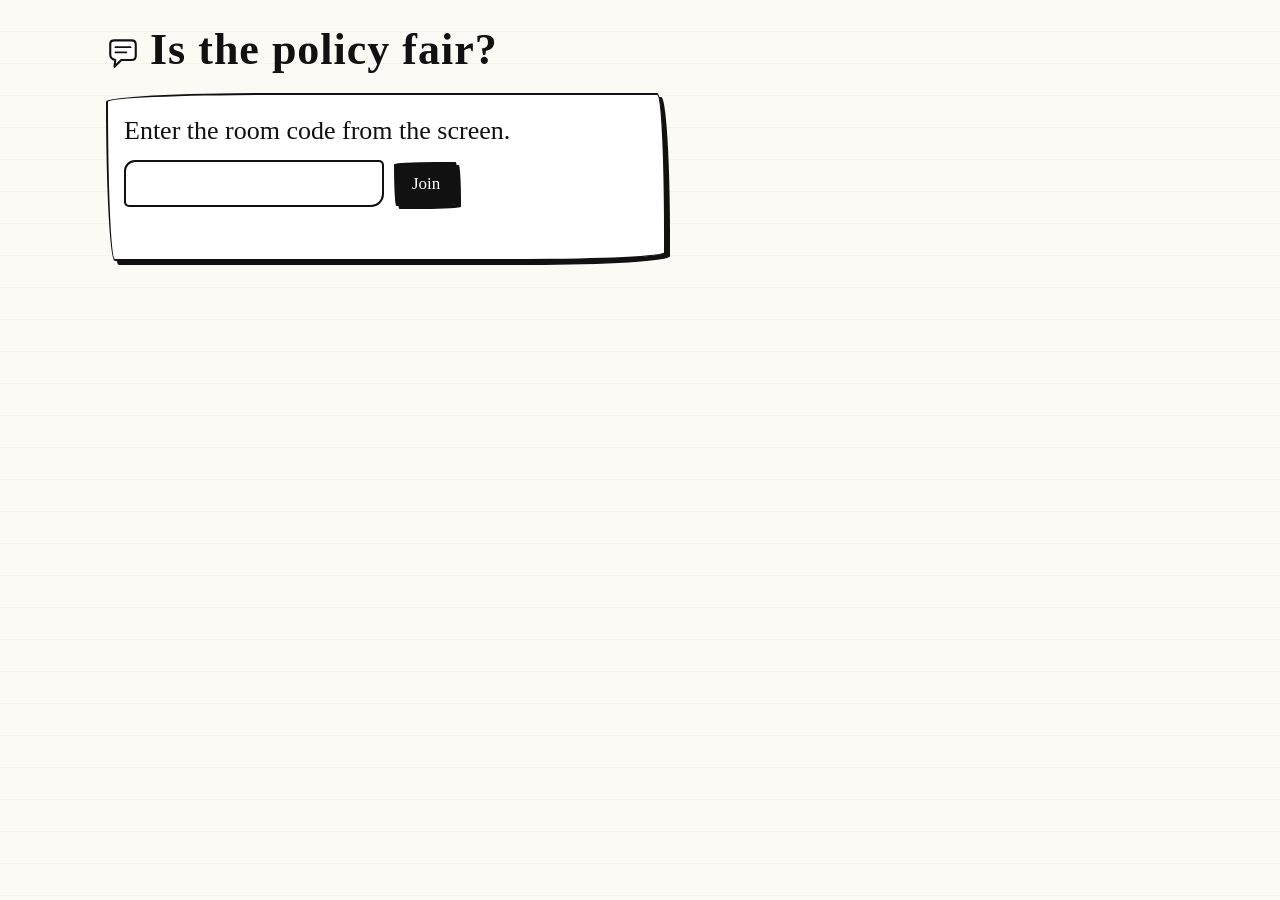
<file: case-games/case8-fair/index.html>
<!doctype html>
<html lang="en">
<head>
<meta charset="utf-8">
<meta name="viewport" content="width=device-width,initial-scale=1">
<title>Is the Policy Fair?</title>
<style>
:root{--ink:#111;--paper:#fbfaf5;--mid:#6b6b6b;--r:255px 14px 225px 14px/14px 225px 14px 255px}
*{box-sizing:border-box}
html,body{margin:0;background:var(--paper);color:var(--ink)}
body{font-family:"Chalkboard SE","Comic Sans MS","Comic Neue","Patrick Hand",cursive;min-height:100vh;font-size:18px;
  background-image:linear-gradient(#0000 31px,#0000000d 32px);background-size:100% 32px}
#app{max-width:1100px;margin:0 auto;padding:16px 16px 40px}
[hidden]{display:none!important}
h1,h2{margin:.2em 0 .4em;line-height:1.15}
h1{font-size:clamp(28px,4.5vw,44px);letter-spacing:1px}
h2{font-size:clamp(20px,2.6vw,28px)}
.brand{display:flex;align-items:center;gap:10px}
.brand svg{flex:none}
.muted{color:var(--mid)}
.small{font-size:15px}
.q{font-size:clamp(19px,2.4vw,26px);line-height:1.35;margin:4px 0 0}
.box{border:2.5px solid var(--ink);border-radius:var(--r);background:#fff;padding:14px 16px;box-shadow:4px 4px 0 var(--ink)}
.btn{font:inherit;font-size:17px;background:#fff;color:var(--ink);border:2.5px solid var(--ink);border-radius:var(--r);padding:10px 16px;cursor:pointer;box-shadow:3px 3px 0 var(--ink);transition:transform .08s,box-shadow .08s;white-space:nowrap}
.btn:hover:not(:disabled){transform:translate(-1px,-1px);box-shadow:5px 5px 0 var(--ink)}
.btn:active:not(:disabled){transform:translate(2px,2px);box-shadow:1px 1px 0 var(--ink)}
.btn.dark{background:var(--ink);color:#fff}
.btn:disabled{opacity:.5;cursor:not-allowed}
input[type=text]{font:inherit;font-size:17px;border:2.5px solid var(--ink);border-radius:10px 4px 12px 4px;padding:8px 10px;background:#fff;color:var(--ink);width:100%;min-width:0}
.row{display:flex;gap:10px;flex-wrap:wrap;align-items:center}
.tag{display:inline-block;border:2px solid var(--ink);border-radius:999px;padding:2px 12px;font-size:15px;background:#fff}
.tag.dark{background:var(--ink);color:#fff}
.status{font-size:16px;min-height:1.4em;margin:8px 0}
/* join */
#join .box{max-width:560px}
/* host */
.top{display:flex;justify-content:space-between;align-items:flex-start;gap:14px;flex-wrap:wrap}
.roombox{text-align:center;min-width:220px}
.qr{width:190px;height:190px;margin:8px auto 4px;border:2.5px solid var(--ink);border-radius:10px 4px 12px 4px;background:#fff;padding:6px}
.qr svg{width:100%;height:100%;display:block}
.code{font-size:clamp(26px,3.6vw,38px);font-weight:bold;letter-spacing:4px;border:3px double var(--ink);border-radius:var(--r);padding:2px 14px;background:#fff;display:inline-block}
.top>div:first-child{flex:1 1 320px;min-width:0}
.hint{font-size:15px;color:var(--mid);margin-top:4px}
.board{display:grid;grid-template-columns:repeat(2,1fr);gap:14px;margin-top:16px}
.col{border:2.5px solid var(--ink);border-radius:var(--r);background:#fff;padding:10px 12px 14px;box-shadow:4px 4px 0 var(--ink);min-height:230px;min-width:0}
.col h2{border-bottom:2px dashed var(--ink);padding-bottom:6px}
.cnt{font-size:14px;color:var(--mid)}
.bubbles{display:flex;flex-wrap:wrap;align-items:flex-start;gap:9px;margin-top:10px}
.empty{color:var(--mid);font-style:italic;margin-top:10px}
.bubble{max-width:100%;border:2.5px solid var(--ink);border-radius:var(--r);background:#fff;padding:8px 14px;font-size:clamp(17px,1.8vw,21px);line-height:1.3;box-shadow:3px 3px 0 var(--ink);transform:rotate(var(--tilt,0deg));overflow-wrap:anywhere;animation:pop .45s ease-out}
@keyframes pop{0%{opacity:0;transform:scale(.6) rotate(var(--tilt,0deg))}70%{opacity:1;transform:scale(1.05) rotate(var(--tilt,0deg))}100%{transform:scale(1) rotate(var(--tilt,0deg))}}
.board .col{min-height:380px}
#whyBox label{display:block;margin-bottom:8px}
#choices{display:grid;grid-template-columns:1fr 1fr;gap:12px;margin:16px 0}
.choice{font-size:32px;padding:30px 10px;font-weight:bold}
.choice:disabled{opacity:1;cursor:default}
.choice:disabled:not(.dark){opacity:.45}
.note{margin-top:16px;font-size:14px;color:var(--mid)}
@media (max-width:760px){.board{grid-template-columns:1fr 1fr}.board .col{min-height:220px}.col{min-height:0}.roombox{min-width:0;width:100%}}
/* phone */
#phone .box{margin:12px 0}
#phone h2{margin:0 0 8px}
#phone .hint{margin:-6px 0 0}
.addrow{display:flex;gap:8px;margin-top:10px}
.chips{display:flex;flex-direction:column;gap:6px;margin:8px 0 0;padding:0;list-style:none}
.chips li{display:flex;justify-content:space-between;gap:8px;align-items:center;border:2px solid var(--ink);border-radius:10px 4px 10px 4px;padding:4px 10px;background:#fff;overflow-wrap:anywhere}
.chips button{font:inherit;border:none;background:none;cursor:pointer;font-size:18px;color:var(--ink);padding:0 4px}
.limit{font-size:14px;color:var(--mid);margin:6px 0 0}
#sendBtn{width:100%;font-size:20px;margin-top:6px}
</style>
</head>
<body>
<div id="app">

  <!-- Join page: students type the code if they do not scan the QR code -->
  <section id="join" hidden>
    <div class="brand"><svg viewBox="0 0 40 40" width="34" height="34" aria-hidden="true"><path d="M5 8 Q5 4 10 4 H30 Q35 4 35 9 V22 Q35 27 30 27 H18 L10 35 L11 27 Q5 26 5 21 Z" fill="#fff" stroke="#111" stroke-width="2.5" stroke-linejoin="round"/><path d="M11 12 H29 M11 18 H24" stroke="#111" stroke-width="2" stroke-linecap="round"/></svg><h1>Is the policy fair?</h1></div>
    <div class="box">
      <p class="q">Enter the room code from the screen.</p>
      <div class="row" style="margin-top:12px">
        <input type="text" id="codeIn" maxlength="14" autocomplete="off" autocapitalize="characters" spellcheck="false" aria-label="Room code" style="max-width:260px;font-size:24px;letter-spacing:3px">
        <button class="btn dark" id="joinBtn" type="button">Join</button>
      </div>
      <p class="status" id="joinStatus" role="status"></p>
    </div>
  </section>

  <!-- Host view: shown on the projector -->
  <section id="host" hidden>
    <div class="top">
      <div>
        <div class="brand"><svg viewBox="0 0 40 40" width="34" height="34" aria-hidden="true"><path d="M5 8 Q5 4 10 4 H30 Q35 4 35 9 V22 Q35 27 30 27 H18 L10 35 L11 27 Q5 26 5 21 Z" fill="#fff" stroke="#111" stroke-width="2.5" stroke-linejoin="round"/><path d="M11 12 H29 M11 18 H24" stroke="#111" stroke-width="2" stroke-linecap="round"/></svg><h1>Is the policy fair?</h1></div>
                <p class="small" style="margin-top:10px">Students: scan the QR code, or open <span id="hostBase"></span> and enter the room code.</p>
      </div>
      <div class="box roombox">
        <div class="qr" id="qrBox"></div>
        <div class="small muted">Room code</div>
        <div class="code" id="hostCode"></div>
      </div>
    </div>
    <div class="board" id="board"></div>
    <div class="row" style="margin-top:14px">
      <span class="tag" id="liveTag">Connecting…</span>
      <span class="tag dark" id="countTag">0 answers</span>
      <button class="btn" id="newRoom" type="button">New room</button>
    </div>
    <p class="note">Bubbles travel through ntfy.sh, a free public relay over HTTPS. Anyone who has the room code can read or add answers. Use New room to start a fresh, empty room.</p>
  </section>

  <!-- Student phone view -->
  <section id="phone" hidden>
    <div class="brand"><svg viewBox="0 0 40 40" width="30" height="30" aria-hidden="true"><path d="M5 8 Q5 4 10 4 H30 Q35 4 35 9 V22 Q35 27 30 27 H18 L10 35 L11 27 Q5 26 5 21 Z" fill="#fff" stroke="#111" stroke-width="2.5" stroke-linejoin="round"/><path d="M11 12 H29 M11 18 H24" stroke="#111" stroke-width="2" stroke-linecap="round"/></svg><h1 style="font-size:30px">Is the policy fair?</h1></div>
    <p class="q">Choose Yes or No. You can send only one answer.</p>
    <div id="choices" role="group" aria-label="Is the policy fair?"></div>
    <div class="box" id="whyBox" hidden>
      <label for="whyIn">Why? (optional)</label>
      <input type="text" id="whyIn" maxlength="80" autocomplete="off" placeholder="Type a short phrase">
    </div>
    <button class="btn dark" id="sendBtn" type="button" disabled>Send my answer</button>
    <p class="status" id="phoneStatus" role="status"></p>
  </section>

</div>
<script>
//---------------------------------------------------------------------
//
// QR Code Generator for JavaScript
//
// Copyright (c) 2009 Kazuhiko Arase
//
// URL: http://www.d-project.com/
//
// Licensed under the MIT license:
//  http://www.opensource.org/licenses/mit-license.php
//
// The word 'QR Code' is registered trademark of
// DENSO WAVE INCORPORATED
//  http://www.denso-wave.com/qrcode/faqpatent-e.html
//
//---------------------------------------------------------------------

var qrcode = function() {

  //---------------------------------------------------------------------
  // qrcode
  //---------------------------------------------------------------------

  /**
   * qrcode
   * @param typeNumber 1 to 40
   * @param errorCorrectionLevel 'L','M','Q','H'
   */
  var qrcode = function(typeNumber, errorCorrectionLevel) {

    var PAD0 = 0xEC;
    var PAD1 = 0x11;

    var _typeNumber = typeNumber;
    var _errorCorrectionLevel = QRErrorCorrectionLevel[errorCorrectionLevel];
    var _modules = null;
    var _moduleCount = 0;
    var _dataCache = null;
    var _dataList = [];

    var _this = {};

    var makeImpl = function(test, maskPattern) {

      _moduleCount = _typeNumber * 4 + 17;
      _modules = function(moduleCount) {
        var modules = new Array(moduleCount);
        for (var row = 0; row < moduleCount; row += 1) {
          modules[row] = new Array(moduleCount);
          for (var col = 0; col < moduleCount; col += 1) {
            modules[row][col] = null;
          }
        }
        return modules;
      }(_moduleCount);

      setupPositionProbePattern(0, 0);
      setupPositionProbePattern(_moduleCount - 7, 0);
      setupPositionProbePattern(0, _moduleCount - 7);
      setupPositionAdjustPattern();
      setupTimingPattern();
      setupTypeInfo(test, maskPattern);

      if (_typeNumber >= 7) {
        setupTypeNumber(test);
      }

      if (_dataCache == null) {
        _dataCache = createData(_typeNumber, _errorCorrectionLevel, _dataList);
      }

      mapData(_dataCache, maskPattern);
    };

    var setupPositionProbePattern = function(row, col) {

      for (var r = -1; r <= 7; r += 1) {

        if (row + r <= -1 || _moduleCount <= row + r) continue;

        for (var c = -1; c <= 7; c += 1) {

          if (col + c <= -1 || _moduleCount <= col + c) continue;

          if ( (0 <= r && r <= 6 && (c == 0 || c == 6) )
              || (0 <= c && c <= 6 && (r == 0 || r == 6) )
              || (2 <= r && r <= 4 && 2 <= c && c <= 4) ) {
            _modules[row + r][col + c] = true;
          } else {
            _modules[row + r][col + c] = false;
          }
        }
      }
    };

    var getBestMaskPattern = function() {

      var minLostPoint = 0;
      var pattern = 0;

      for (var i = 0; i < 8; i += 1) {

        makeImpl(true, i);

        var lostPoint = QRUtil.getLostPoint(_this);

        if (i == 0 || minLostPoint > lostPoint) {
          minLostPoint = lostPoint;
          pattern = i;
        }
      }

      return pattern;
    };

    var setupTimingPattern = function() {

      for (var r = 8; r < _moduleCount - 8; r += 1) {
        if (_modules[r][6] != null) {
          continue;
        }
        _modules[r][6] = (r % 2 == 0);
      }

      for (var c = 8; c < _moduleCount - 8; c += 1) {
        if (_modules[6][c] != null) {
          continue;
        }
        _modules[6][c] = (c % 2 == 0);
      }
    };

    var setupPositionAdjustPattern = function() {

      var pos = QRUtil.getPatternPosition(_typeNumber);

      for (var i = 0; i < pos.length; i += 1) {

        for (var j = 0; j < pos.length; j += 1) {

          var row = pos[i];
          var col = pos[j];

          if (_modules[row][col] != null) {
            continue;
          }

          for (var r = -2; r <= 2; r += 1) {

            for (var c = -2; c <= 2; c += 1) {

              if (r == -2 || r == 2 || c == -2 || c == 2
                  || (r == 0 && c == 0) ) {
                _modules[row + r][col + c] = true;
              } else {
                _modules[row + r][col + c] = false;
              }
            }
          }
        }
      }
    };

    var setupTypeNumber = function(test) {

      var bits = QRUtil.getBCHTypeNumber(_typeNumber);

      for (var i = 0; i < 18; i += 1) {
        var mod = (!test && ( (bits >> i) & 1) == 1);
        _modules[Math.floor(i / 3)][i % 3 + _moduleCount - 8 - 3] = mod;
      }

      for (var i = 0; i < 18; i += 1) {
        var mod = (!test && ( (bits >> i) & 1) == 1);
        _modules[i % 3 + _moduleCount - 8 - 3][Math.floor(i / 3)] = mod;
      }
    };

    var setupTypeInfo = function(test, maskPattern) {

      var data = (_errorCorrectionLevel << 3) | maskPattern;
      var bits = QRUtil.getBCHTypeInfo(data);

      // vertical
      for (var i = 0; i < 15; i += 1) {

        var mod = (!test && ( (bits >> i) & 1) == 1);

        if (i < 6) {
          _modules[i][8] = mod;
        } else if (i < 8) {
          _modules[i + 1][8] = mod;
        } else {
          _modules[_moduleCount - 15 + i][8] = mod;
        }
      }

      // horizontal
      for (var i = 0; i < 15; i += 1) {

        var mod = (!test && ( (bits >> i) & 1) == 1);

        if (i < 8) {
          _modules[8][_moduleCount - i - 1] = mod;
        } else if (i < 9) {
          _modules[8][15 - i - 1 + 1] = mod;
        } else {
          _modules[8][15 - i - 1] = mod;
        }
      }

      // fixed module
      _modules[_moduleCount - 8][8] = (!test);
    };

    var mapData = function(data, maskPattern) {

      var inc = -1;
      var row = _moduleCount - 1;
      var bitIndex = 7;
      var byteIndex = 0;
      var maskFunc = QRUtil.getMaskFunction(maskPattern);

      for (var col = _moduleCount - 1; col > 0; col -= 2) {

        if (col == 6) col -= 1;

        while (true) {

          for (var c = 0; c < 2; c += 1) {

            if (_modules[row][col - c] == null) {

              var dark = false;

              if (byteIndex < data.length) {
                dark = ( ( (data[byteIndex] >>> bitIndex) & 1) == 1);
              }

              var mask = maskFunc(row, col - c);

              if (mask) {
                dark = !dark;
              }

              _modules[row][col - c] = dark;
              bitIndex -= 1;

              if (bitIndex == -1) {
                byteIndex += 1;
                bitIndex = 7;
              }
            }
          }

          row += inc;

          if (row < 0 || _moduleCount <= row) {
            row -= inc;
            inc = -inc;
            break;
          }
        }
      }
    };

    var createBytes = function(buffer, rsBlocks) {

      var offset = 0;

      var maxDcCount = 0;
      var maxEcCount = 0;

      var dcdata = new Array(rsBlocks.length);
      var ecdata = new Array(rsBlocks.length);

      for (var r = 0; r < rsBlocks.length; r += 1) {

        var dcCount = rsBlocks[r].dataCount;
        var ecCount = rsBlocks[r].totalCount - dcCount;

        maxDcCount = Math.max(maxDcCount, dcCount);
        maxEcCount = Math.max(maxEcCount, ecCount);

        dcdata[r] = new Array(dcCount);

        for (var i = 0; i < dcdata[r].length; i += 1) {
          dcdata[r][i] = 0xff & buffer.getBuffer()[i + offset];
        }
        offset += dcCount;

        var rsPoly = QRUtil.getErrorCorrectPolynomial(ecCount);
        var rawPoly = qrPolynomial(dcdata[r], rsPoly.getLength() - 1);

        var modPoly = rawPoly.mod(rsPoly);
        ecdata[r] = new Array(rsPoly.getLength() - 1);
        for (var i = 0; i < ecdata[r].length; i += 1) {
          var modIndex = i + modPoly.getLength() - ecdata[r].length;
          ecdata[r][i] = (modIndex >= 0)? modPoly.getAt(modIndex) : 0;
        }
      }

      var totalCodeCount = 0;
      for (var i = 0; i < rsBlocks.length; i += 1) {
        totalCodeCount += rsBlocks[i].totalCount;
      }

      var data = new Array(totalCodeCount);
      var index = 0;

      for (var i = 0; i < maxDcCount; i += 1) {
        for (var r = 0; r < rsBlocks.length; r += 1) {
          if (i < dcdata[r].length) {
            data[index] = dcdata[r][i];
            index += 1;
          }
        }
      }

      for (var i = 0; i < maxEcCount; i += 1) {
        for (var r = 0; r < rsBlocks.length; r += 1) {
          if (i < ecdata[r].length) {
            data[index] = ecdata[r][i];
            index += 1;
          }
        }
      }

      return data;
    };

    var createData = function(typeNumber, errorCorrectionLevel, dataList) {

      var rsBlocks = QRRSBlock.getRSBlocks(typeNumber, errorCorrectionLevel);

      var buffer = qrBitBuffer();

      for (var i = 0; i < dataList.length; i += 1) {
        var data = dataList[i];
        buffer.put(data.getMode(), 4);
        buffer.put(data.getLength(), QRUtil.getLengthInBits(data.getMode(), typeNumber) );
        data.write(buffer);
      }

      // calc num max data.
      var totalDataCount = 0;
      for (var i = 0; i < rsBlocks.length; i += 1) {
        totalDataCount += rsBlocks[i].dataCount;
      }

      if (buffer.getLengthInBits() > totalDataCount * 8) {
        throw 'code length overflow. ('
          + buffer.getLengthInBits()
          + '>'
          + totalDataCount * 8
          + ')';
      }

      // end code
      if (buffer.getLengthInBits() + 4 <= totalDataCount * 8) {
        buffer.put(0, 4);
      }

      // padding
      while (buffer.getLengthInBits() % 8 != 0) {
        buffer.putBit(false);
      }

      // padding
      while (true) {

        if (buffer.getLengthInBits() >= totalDataCount * 8) {
          break;
        }
        buffer.put(PAD0, 8);

        if (buffer.getLengthInBits() >= totalDataCount * 8) {
          break;
        }
        buffer.put(PAD1, 8);
      }

      return createBytes(buffer, rsBlocks);
    };

    _this.addData = function(data, mode) {

      mode = mode || 'Byte';

      var newData = null;

      switch(mode) {
      case 'Numeric' :
        newData = qrNumber(data);
        break;
      case 'Alphanumeric' :
        newData = qrAlphaNum(data);
        break;
      case 'Byte' :
        newData = qr8BitByte(data);
        break;
      case 'Kanji' :
        newData = qrKanji(data);
        break;
      default :
        throw 'mode:' + mode;
      }

      _dataList.push(newData);
      _dataCache = null;
    };

    _this.isDark = function(row, col) {
      if (row < 0 || _moduleCount <= row || col < 0 || _moduleCount <= col) {
        throw row + ',' + col;
      }
      return _modules[row][col];
    };

    _this.getModuleCount = function() {
      return _moduleCount;
    };

    _this.make = function() {
      if (_typeNumber < 1) {
        var typeNumber = 1;

        for (; typeNumber < 40; typeNumber++) {
          var rsBlocks = QRRSBlock.getRSBlocks(typeNumber, _errorCorrectionLevel);
          var buffer = qrBitBuffer();

          for (var i = 0; i < _dataList.length; i++) {
            var data = _dataList[i];
            buffer.put(data.getMode(), 4);
            buffer.put(data.getLength(), QRUtil.getLengthInBits(data.getMode(), typeNumber) );
            data.write(buffer);
          }

          var totalDataCount = 0;
          for (var i = 0; i < rsBlocks.length; i++) {
            totalDataCount += rsBlocks[i].dataCount;
          }

          if (buffer.getLengthInBits() <= totalDataCount * 8) {
            break;
          }
        }

        _typeNumber = typeNumber;
      }

      makeImpl(false, getBestMaskPattern() );
    };

    _this.createTableTag = function(cellSize, margin) {

      cellSize = cellSize || 2;
      margin = (typeof margin == 'undefined')? cellSize * 4 : margin;

      var qrHtml = '';

      qrHtml += '<table style="';
      qrHtml += ' border-width: 0px; border-style: none;';
      qrHtml += ' border-collapse: collapse;';
      qrHtml += ' padding: 0px; margin: ' + margin + 'px;';
      qrHtml += '">';
      qrHtml += '<tbody>';

      for (var r = 0; r < _this.getModuleCount(); r += 1) {

        qrHtml += '<tr>';

        for (var c = 0; c < _this.getModuleCount(); c += 1) {
          qrHtml += '<td style="';
          qrHtml += ' border-width: 0px; border-style: none;';
          qrHtml += ' border-collapse: collapse;';
          qrHtml += ' padding: 0px; margin: 0px;';
          qrHtml += ' width: ' + cellSize + 'px;';
          qrHtml += ' height: ' + cellSize + 'px;';
          qrHtml += ' background-color: ';
          qrHtml += _this.isDark(r, c)? '#000000' : '#ffffff';
          qrHtml += ';';
          qrHtml += '"/>';
        }

        qrHtml += '</tr>';
      }

      qrHtml += '</tbody>';
      qrHtml += '</table>';

      return qrHtml;
    };

    _this.createSvgTag = function(cellSize, margin, alt, title) {

      var opts = {};
      if (typeof arguments[0] == 'object') {
        // Called by options.
        opts = arguments[0];
        // overwrite cellSize and margin.
        cellSize = opts.cellSize;
        margin = opts.margin;
        alt = opts.alt;
        title = opts.title;
      }

      cellSize = cellSize || 2;
      margin = (typeof margin == 'undefined')? cellSize * 4 : margin;

      // Compose alt property surrogate
      alt = (typeof alt === 'string') ? {text: alt} : alt || {};
      alt.text = alt.text || null;
      alt.id = (alt.text) ? alt.id || 'qrcode-description' : null;

      // Compose title property surrogate
      title = (typeof title === 'string') ? {text: title} : title || {};
      title.text = title.text || null;
      title.id = (title.text) ? title.id || 'qrcode-title' : null;

      var size = _this.getModuleCount() * cellSize + margin * 2;
      var c, mc, r, mr, qrSvg='', rect;

      rect = 'l' + cellSize + ',0 0,' + cellSize +
        ' -' + cellSize + ',0 0,-' + cellSize + 'z ';

      qrSvg += '<svg version="1.1" xmlns="http://www.w3.org/2000/svg"';
      qrSvg += !opts.scalable ? ' width="' + size + 'px" height="' + size + 'px"' : '';
      qrSvg += ' viewBox="0 0 ' + size + ' ' + size + '" ';
      qrSvg += ' preserveAspectRatio="xMinYMin meet"';
      qrSvg += (title.text || alt.text) ? ' role="img" aria-labelledby="' +
          escapeXml([title.id, alt.id].join(' ').trim() ) + '"' : '';
      qrSvg += '>';
      qrSvg += (title.text) ? '<title id="' + escapeXml(title.id) + '">' +
          escapeXml(title.text) + '</title>' : '';
      qrSvg += (alt.text) ? '<description id="' + escapeXml(alt.id) + '">' +
          escapeXml(alt.text) + '</description>' : '';
      qrSvg += '<rect width="100%" height="100%" fill="white" cx="0" cy="0"/>';
      qrSvg += '<path d="';

      for (r = 0; r < _this.getModuleCount(); r += 1) {
        mr = r * cellSize + margin;
        for (c = 0; c < _this.getModuleCount(); c += 1) {
          if (_this.isDark(r, c) ) {
            mc = c*cellSize+margin;
            qrSvg += 'M' + mc + ',' + mr + rect;
          }
        }
      }

      qrSvg += '" stroke="transparent" fill="black"/>';
      qrSvg += '</svg>';

      return qrSvg;
    };

    _this.createDataURL = function(cellSize, margin) {

      cellSize = cellSize || 2;
      margin = (typeof margin == 'undefined')? cellSize * 4 : margin;

      var size = _this.getModuleCount() * cellSize + margin * 2;
      var min = margin;
      var max = size - margin;

      return createDataURL(size, size, function(x, y) {
        if (min <= x && x < max && min <= y && y < max) {
          var c = Math.floor( (x - min) / cellSize);
          var r = Math.floor( (y - min) / cellSize);
          return _this.isDark(r, c)? 0 : 1;
        } else {
          return 1;
        }
      } );
    };

    _this.createImgTag = function(cellSize, margin, alt) {

      cellSize = cellSize || 2;
      margin = (typeof margin == 'undefined')? cellSize * 4 : margin;

      var size = _this.getModuleCount() * cellSize + margin * 2;

      var img = '';
      img += '<img';
      img += '\u0020src="';
      img += _this.createDataURL(cellSize, margin);
      img += '"';
      img += '\u0020width="';
      img += size;
      img += '"';
      img += '\u0020height="';
      img += size;
      img += '"';
      if (alt) {
        img += '\u0020alt="';
        img += escapeXml(alt);
        img += '"';
      }
      img += '/>';

      return img;
    };

    var escapeXml = function(s) {
      var escaped = '';
      for (var i = 0; i < s.length; i += 1) {
        var c = s.charAt(i);
        switch(c) {
        case '<': escaped += '&lt;'; break;
        case '>': escaped += '&gt;'; break;
        case '&': escaped += '&amp;'; break;
        case '"': escaped += '&quot;'; break;
        default : escaped += c; break;
        }
      }
      return escaped;
    };

    var _createHalfASCII = function(margin) {
      var cellSize = 1;
      margin = (typeof margin == 'undefined')? cellSize * 2 : margin;

      var size = _this.getModuleCount() * cellSize + margin * 2;
      var min = margin;
      var max = size - margin;

      var y, x, r1, r2, p;

      var blocks = {
        '██': '█',
        '█ ': '▀',
        ' █': '▄',
        '  ': ' '
      };

      var blocksLastLineNoMargin = {
        '██': '▀',
        '█ ': '▀',
        ' █': ' ',
        '  ': ' '
      };

      var ascii = '';
      for (y = 0; y < size; y += 2) {
        r1 = Math.floor((y - min) / cellSize);
        r2 = Math.floor((y + 1 - min) / cellSize);
        for (x = 0; x < size; x += 1) {
          p = '█';

          if (min <= x && x < max && min <= y && y < max && _this.isDark(r1, Math.floor((x - min) / cellSize))) {
            p = ' ';
          }

          if (min <= x && x < max && min <= y+1 && y+1 < max && _this.isDark(r2, Math.floor((x - min) / cellSize))) {
            p += ' ';
          }
          else {
            p += '█';
          }

          // Output 2 characters per pixel, to create full square. 1 character per pixels gives only half width of square.
          ascii += (margin < 1 && y+1 >= max) ? blocksLastLineNoMargin[p] : blocks[p];
        }

        ascii += '\n';
      }

      if (size % 2 && margin > 0) {
        return ascii.substring(0, ascii.length - size - 1) + Array(size+1).join('▀');
      }

      return ascii.substring(0, ascii.length-1);
    };

    _this.createASCII = function(cellSize, margin) {
      cellSize = cellSize || 1;

      if (cellSize < 2) {
        return _createHalfASCII(margin);
      }

      cellSize -= 1;
      margin = (typeof margin == 'undefined')? cellSize * 2 : margin;

      var size = _this.getModuleCount() * cellSize + margin * 2;
      var min = margin;
      var max = size - margin;

      var y, x, r, p;

      var white = Array(cellSize+1).join('██');
      var black = Array(cellSize+1).join('  ');

      var ascii = '';
      var line = '';
      for (y = 0; y < size; y += 1) {
        r = Math.floor( (y - min) / cellSize);
        line = '';
        for (x = 0; x < size; x += 1) {
          p = 1;

          if (min <= x && x < max && min <= y && y < max && _this.isDark(r, Math.floor((x - min) / cellSize))) {
            p = 0;
          }

          // Output 2 characters per pixel, to create full square. 1 character per pixels gives only half width of square.
          line += p ? white : black;
        }

        for (r = 0; r < cellSize; r += 1) {
          ascii += line + '\n';
        }
      }

      return ascii.substring(0, ascii.length-1);
    };

    _this.renderTo2dContext = function(context, cellSize) {
      cellSize = cellSize || 2;
      var length = _this.getModuleCount();
      for (var row = 0; row < length; row++) {
        for (var col = 0; col < length; col++) {
          context.fillStyle = _this.isDark(row, col) ? 'black' : 'white';
          context.fillRect(row * cellSize, col * cellSize, cellSize, cellSize);
        }
      }
    }

    return _this;
  };

  //---------------------------------------------------------------------
  // qrcode.stringToBytes
  //---------------------------------------------------------------------

  qrcode.stringToBytesFuncs = {
    'default' : function(s) {
      var bytes = [];
      for (var i = 0; i < s.length; i += 1) {
        var c = s.charCodeAt(i);
        bytes.push(c & 0xff);
      }
      return bytes;
    }
  };

  qrcode.stringToBytes = qrcode.stringToBytesFuncs['default'];

  //---------------------------------------------------------------------
  // qrcode.createStringToBytes
  //---------------------------------------------------------------------

  /**
   * @param unicodeData base64 string of byte array.
   * [16bit Unicode],[16bit Bytes], ...
   * @param numChars
   */
  qrcode.createStringToBytes = function(unicodeData, numChars) {

    // create conversion map.

    var unicodeMap = function() {

      var bin = base64DecodeInputStream(unicodeData);
      var read = function() {
        var b = bin.read();
        if (b == -1) throw 'eof';
        return b;
      };

      var count = 0;
      var unicodeMap = {};
      while (true) {
        var b0 = bin.read();
        if (b0 == -1) break;
        var b1 = read();
        var b2 = read();
        var b3 = read();
        var k = String.fromCharCode( (b0 << 8) | b1);
        var v = (b2 << 8) | b3;
        unicodeMap[k] = v;
        count += 1;
      }
      if (count != numChars) {
        throw count + ' != ' + numChars;
      }

      return unicodeMap;
    }();

    var unknownChar = '?'.charCodeAt(0);

    return function(s) {
      var bytes = [];
      for (var i = 0; i < s.length; i += 1) {
        var c = s.charCodeAt(i);
        if (c < 128) {
          bytes.push(c);
        } else {
          var b = unicodeMap[s.charAt(i)];
          if (typeof b == 'number') {
            if ( (b & 0xff) == b) {
              // 1byte
              bytes.push(b);
            } else {
              // 2bytes
              bytes.push(b >>> 8);
              bytes.push(b & 0xff);
            }
          } else {
            bytes.push(unknownChar);
          }
        }
      }
      return bytes;
    };
  };

  //---------------------------------------------------------------------
  // QRMode
  //---------------------------------------------------------------------

  var QRMode = {
    MODE_NUMBER :    1 << 0,
    MODE_ALPHA_NUM : 1 << 1,
    MODE_8BIT_BYTE : 1 << 2,
    MODE_KANJI :     1 << 3
  };

  //---------------------------------------------------------------------
  // QRErrorCorrectionLevel
  //---------------------------------------------------------------------

  var QRErrorCorrectionLevel = {
    L : 1,
    M : 0,
    Q : 3,
    H : 2
  };

  //---------------------------------------------------------------------
  // QRMaskPattern
  //---------------------------------------------------------------------

  var QRMaskPattern = {
    PATTERN000 : 0,
    PATTERN001 : 1,
    PATTERN010 : 2,
    PATTERN011 : 3,
    PATTERN100 : 4,
    PATTERN101 : 5,
    PATTERN110 : 6,
    PATTERN111 : 7
  };

  //---------------------------------------------------------------------
  // QRUtil
  //---------------------------------------------------------------------

  var QRUtil = function() {

    var PATTERN_POSITION_TABLE = [
      [],
      [6, 18],
      [6, 22],
      [6, 26],
      [6, 30],
      [6, 34],
      [6, 22, 38],
      [6, 24, 42],
      [6, 26, 46],
      [6, 28, 50],
      [6, 30, 54],
      [6, 32, 58],
      [6, 34, 62],
      [6, 26, 46, 66],
      [6, 26, 48, 70],
      [6, 26, 50, 74],
      [6, 30, 54, 78],
      [6, 30, 56, 82],
      [6, 30, 58, 86],
      [6, 34, 62, 90],
      [6, 28, 50, 72, 94],
      [6, 26, 50, 74, 98],
      [6, 30, 54, 78, 102],
      [6, 28, 54, 80, 106],
      [6, 32, 58, 84, 110],
      [6, 30, 58, 86, 114],
      [6, 34, 62, 90, 118],
      [6, 26, 50, 74, 98, 122],
      [6, 30, 54, 78, 102, 126],
      [6, 26, 52, 78, 104, 130],
      [6, 30, 56, 82, 108, 134],
      [6, 34, 60, 86, 112, 138],
      [6, 30, 58, 86, 114, 142],
      [6, 34, 62, 90, 118, 146],
      [6, 30, 54, 78, 102, 126, 150],
      [6, 24, 50, 76, 102, 128, 154],
      [6, 28, 54, 80, 106, 132, 158],
      [6, 32, 58, 84, 110, 136, 162],
      [6, 26, 54, 82, 110, 138, 166],
      [6, 30, 58, 86, 114, 142, 170]
    ];
    var G15 = (1 << 10) | (1 << 8) | (1 << 5) | (1 << 4) | (1 << 2) | (1 << 1) | (1 << 0);
    var G18 = (1 << 12) | (1 << 11) | (1 << 10) | (1 << 9) | (1 << 8) | (1 << 5) | (1 << 2) | (1 << 0);
    var G15_MASK = (1 << 14) | (1 << 12) | (1 << 10) | (1 << 4) | (1 << 1);

    var _this = {};

    var getBCHDigit = function(data) {
      var digit = 0;
      while (data != 0) {
        digit += 1;
        data >>>= 1;
      }
      return digit;
    };

    _this.getBCHTypeInfo = function(data) {
      var d = data << 10;
      while (getBCHDigit(d) - getBCHDigit(G15) >= 0) {
        d ^= (G15 << (getBCHDigit(d) - getBCHDigit(G15) ) );
      }
      return ( (data << 10) | d) ^ G15_MASK;
    };

    _this.getBCHTypeNumber = function(data) {
      var d = data << 12;
      while (getBCHDigit(d) - getBCHDigit(G18) >= 0) {
        d ^= (G18 << (getBCHDigit(d) - getBCHDigit(G18) ) );
      }
      return (data << 12) | d;
    };

    _this.getPatternPosition = function(typeNumber) {
      return PATTERN_POSITION_TABLE[typeNumber - 1];
    };

    _this.getMaskFunction = function(maskPattern) {

      switch (maskPattern) {

      case QRMaskPattern.PATTERN000 :
        return function(i, j) { return (i + j) % 2 == 0; };
      case QRMaskPattern.PATTERN001 :
        return function(i, j) { return i % 2 == 0; };
      case QRMaskPattern.PATTERN010 :
        return function(i, j) { return j % 3 == 0; };
      case QRMaskPattern.PATTERN011 :
        return function(i, j) { return (i + j) % 3 == 0; };
      case QRMaskPattern.PATTERN100 :
        return function(i, j) { return (Math.floor(i / 2) + Math.floor(j / 3) ) % 2 == 0; };
      case QRMaskPattern.PATTERN101 :
        return function(i, j) { return (i * j) % 2 + (i * j) % 3 == 0; };
      case QRMaskPattern.PATTERN110 :
        return function(i, j) { return ( (i * j) % 2 + (i * j) % 3) % 2 == 0; };
      case QRMaskPattern.PATTERN111 :
        return function(i, j) { return ( (i * j) % 3 + (i + j) % 2) % 2 == 0; };

      default :
        throw 'bad maskPattern:' + maskPattern;
      }
    };

    _this.getErrorCorrectPolynomial = function(errorCorrectLength) {
      var a = qrPolynomial([1], 0);
      for (var i = 0; i < errorCorrectLength; i += 1) {
        a = a.multiply(qrPolynomial([1, QRMath.gexp(i)], 0) );
      }
      return a;
    };

    _this.getLengthInBits = function(mode, type) {

      if (1 <= type && type < 10) {

        // 1 - 9

        switch(mode) {
        case QRMode.MODE_NUMBER    : return 10;
        case QRMode.MODE_ALPHA_NUM : return 9;
        case QRMode.MODE_8BIT_BYTE : return 8;
        case QRMode.MODE_KANJI     : return 8;
        default :
          throw 'mode:' + mode;
        }

      } else if (type < 27) {

        // 10 - 26

        switch(mode) {
        case QRMode.MODE_NUMBER    : return 12;
        case QRMode.MODE_ALPHA_NUM : return 11;
        case QRMode.MODE_8BIT_BYTE : return 16;
        case QRMode.MODE_KANJI     : return 10;
        default :
          throw 'mode:' + mode;
        }

      } else if (type < 41) {

        // 27 - 40

        switch(mode) {
        case QRMode.MODE_NUMBER    : return 14;
        case QRMode.MODE_ALPHA_NUM : return 13;
        case QRMode.MODE_8BIT_BYTE : return 16;
        case QRMode.MODE_KANJI     : return 12;
        default :
          throw 'mode:' + mode;
        }

      } else {
        throw 'type:' + type;
      }
    };

    _this.getLostPoint = function(qrcode) {

      var moduleCount = qrcode.getModuleCount();

      var lostPoint = 0;

      // LEVEL1

      for (var row = 0; row < moduleCount; row += 1) {
        for (var col = 0; col < moduleCount; col += 1) {

          var sameCount = 0;
          var dark = qrcode.isDark(row, col);

          for (var r = -1; r <= 1; r += 1) {

            if (row + r < 0 || moduleCount <= row + r) {
              continue;
            }

            for (var c = -1; c <= 1; c += 1) {

              if (col + c < 0 || moduleCount <= col + c) {
                continue;
              }

              if (r == 0 && c == 0) {
                continue;
              }

              if (dark == qrcode.isDark(row + r, col + c) ) {
                sameCount += 1;
              }
            }
          }

          if (sameCount > 5) {
            lostPoint += (3 + sameCount - 5);
          }
        }
      };

      // LEVEL2

      for (var row = 0; row < moduleCount - 1; row += 1) {
        for (var col = 0; col < moduleCount - 1; col += 1) {
          var count = 0;
          if (qrcode.isDark(row, col) ) count += 1;
          if (qrcode.isDark(row + 1, col) ) count += 1;
          if (qrcode.isDark(row, col + 1) ) count += 1;
          if (qrcode.isDark(row + 1, col + 1) ) count += 1;
          if (count == 0 || count == 4) {
            lostPoint += 3;
          }
        }
      }

      // LEVEL3

      for (var row = 0; row < moduleCount; row += 1) {
        for (var col = 0; col < moduleCount - 6; col += 1) {
          if (qrcode.isDark(row, col)
              && !qrcode.isDark(row, col + 1)
              &&  qrcode.isDark(row, col + 2)
              &&  qrcode.isDark(row, col + 3)
              &&  qrcode.isDark(row, col + 4)
              && !qrcode.isDark(row, col + 5)
              &&  qrcode.isDark(row, col + 6) ) {
            lostPoint += 40;
          }
        }
      }

      for (var col = 0; col < moduleCount; col += 1) {
        for (var row = 0; row < moduleCount - 6; row += 1) {
          if (qrcode.isDark(row, col)
              && !qrcode.isDark(row + 1, col)
              &&  qrcode.isDark(row + 2, col)
              &&  qrcode.isDark(row + 3, col)
              &&  qrcode.isDark(row + 4, col)
              && !qrcode.isDark(row + 5, col)
              &&  qrcode.isDark(row + 6, col) ) {
            lostPoint += 40;
          }
        }
      }

      // LEVEL4

      var darkCount = 0;

      for (var col = 0; col < moduleCount; col += 1) {
        for (var row = 0; row < moduleCount; row += 1) {
          if (qrcode.isDark(row, col) ) {
            darkCount += 1;
          }
        }
      }

      var ratio = Math.abs(100 * darkCount / moduleCount / moduleCount - 50) / 5;
      lostPoint += ratio * 10;

      return lostPoint;
    };

    return _this;
  }();

  //---------------------------------------------------------------------
  // QRMath
  //---------------------------------------------------------------------

  var QRMath = function() {

    var EXP_TABLE = new Array(256);
    var LOG_TABLE = new Array(256);

    // initialize tables
    for (var i = 0; i < 8; i += 1) {
      EXP_TABLE[i] = 1 << i;
    }
    for (var i = 8; i < 256; i += 1) {
      EXP_TABLE[i] = EXP_TABLE[i - 4]
        ^ EXP_TABLE[i - 5]
        ^ EXP_TABLE[i - 6]
        ^ EXP_TABLE[i - 8];
    }
    for (var i = 0; i < 255; i += 1) {
      LOG_TABLE[EXP_TABLE[i] ] = i;
    }

    var _this = {};

    _this.glog = function(n) {

      if (n < 1) {
        throw 'glog(' + n + ')';
      }

      return LOG_TABLE[n];
    };

    _this.gexp = function(n) {

      while (n < 0) {
        n += 255;
      }

      while (n >= 256) {
        n -= 255;
      }

      return EXP_TABLE[n];
    };

    return _this;
  }();

  //---------------------------------------------------------------------
  // qrPolynomial
  //---------------------------------------------------------------------

  function qrPolynomial(num, shift) {

    if (typeof num.length == 'undefined') {
      throw num.length + '/' + shift;
    }

    var _num = function() {
      var offset = 0;
      while (offset < num.length && num[offset] == 0) {
        offset += 1;
      }
      var _num = new Array(num.length - offset + shift);
      for (var i = 0; i < num.length - offset; i += 1) {
        _num[i] = num[i + offset];
      }
      return _num;
    }();

    var _this = {};

    _this.getAt = function(index) {
      return _num[index];
    };

    _this.getLength = function() {
      return _num.length;
    };

    _this.multiply = function(e) {

      var num = new Array(_this.getLength() + e.getLength() - 1);

      for (var i = 0; i < _this.getLength(); i += 1) {
        for (var j = 0; j < e.getLength(); j += 1) {
          num[i + j] ^= QRMath.gexp(QRMath.glog(_this.getAt(i) ) + QRMath.glog(e.getAt(j) ) );
        }
      }

      return qrPolynomial(num, 0);
    };

    _this.mod = function(e) {

      if (_this.getLength() - e.getLength() < 0) {
        return _this;
      }

      var ratio = QRMath.glog(_this.getAt(0) ) - QRMath.glog(e.getAt(0) );

      var num = new Array(_this.getLength() );
      for (var i = 0; i < _this.getLength(); i += 1) {
        num[i] = _this.getAt(i);
      }

      for (var i = 0; i < e.getLength(); i += 1) {
        num[i] ^= QRMath.gexp(QRMath.glog(e.getAt(i) ) + ratio);
      }

      // recursive call
      return qrPolynomial(num, 0).mod(e);
    };

    return _this;
  };

  //---------------------------------------------------------------------
  // QRRSBlock
  //---------------------------------------------------------------------

  var QRRSBlock = function() {

    var RS_BLOCK_TABLE = [

      // L
      // M
      // Q
      // H

      // 1
      [1, 26, 19],
      [1, 26, 16],
      [1, 26, 13],
      [1, 26, 9],

      // 2
      [1, 44, 34],
      [1, 44, 28],
      [1, 44, 22],
      [1, 44, 16],

      // 3
      [1, 70, 55],
      [1, 70, 44],
      [2, 35, 17],
      [2, 35, 13],

      // 4
      [1, 100, 80],
      [2, 50, 32],
      [2, 50, 24],
      [4, 25, 9],

      // 5
      [1, 134, 108],
      [2, 67, 43],
      [2, 33, 15, 2, 34, 16],
      [2, 33, 11, 2, 34, 12],

      // 6
      [2, 86, 68],
      [4, 43, 27],
      [4, 43, 19],
      [4, 43, 15],

      // 7
      [2, 98, 78],
      [4, 49, 31],
      [2, 32, 14, 4, 33, 15],
      [4, 39, 13, 1, 40, 14],

      // 8
      [2, 121, 97],
      [2, 60, 38, 2, 61, 39],
      [4, 40, 18, 2, 41, 19],
      [4, 40, 14, 2, 41, 15],

      // 9
      [2, 146, 116],
      [3, 58, 36, 2, 59, 37],
      [4, 36, 16, 4, 37, 17],
      [4, 36, 12, 4, 37, 13],

      // 10
      [2, 86, 68, 2, 87, 69],
      [4, 69, 43, 1, 70, 44],
      [6, 43, 19, 2, 44, 20],
      [6, 43, 15, 2, 44, 16],

      // 11
      [4, 101, 81],
      [1, 80, 50, 4, 81, 51],
      [4, 50, 22, 4, 51, 23],
      [3, 36, 12, 8, 37, 13],

      // 12
      [2, 116, 92, 2, 117, 93],
      [6, 58, 36, 2, 59, 37],
      [4, 46, 20, 6, 47, 21],
      [7, 42, 14, 4, 43, 15],

      // 13
      [4, 133, 107],
      [8, 59, 37, 1, 60, 38],
      [8, 44, 20, 4, 45, 21],
      [12, 33, 11, 4, 34, 12],

      // 14
      [3, 145, 115, 1, 146, 116],
      [4, 64, 40, 5, 65, 41],
      [11, 36, 16, 5, 37, 17],
      [11, 36, 12, 5, 37, 13],

      // 15
      [5, 109, 87, 1, 110, 88],
      [5, 65, 41, 5, 66, 42],
      [5, 54, 24, 7, 55, 25],
      [11, 36, 12, 7, 37, 13],

      // 16
      [5, 122, 98, 1, 123, 99],
      [7, 73, 45, 3, 74, 46],
      [15, 43, 19, 2, 44, 20],
      [3, 45, 15, 13, 46, 16],

      // 17
      [1, 135, 107, 5, 136, 108],
      [10, 74, 46, 1, 75, 47],
      [1, 50, 22, 15, 51, 23],
      [2, 42, 14, 17, 43, 15],

      // 18
      [5, 150, 120, 1, 151, 121],
      [9, 69, 43, 4, 70, 44],
      [17, 50, 22, 1, 51, 23],
      [2, 42, 14, 19, 43, 15],

      // 19
      [3, 141, 113, 4, 142, 114],
      [3, 70, 44, 11, 71, 45],
      [17, 47, 21, 4, 48, 22],
      [9, 39, 13, 16, 40, 14],

      // 20
      [3, 135, 107, 5, 136, 108],
      [3, 67, 41, 13, 68, 42],
      [15, 54, 24, 5, 55, 25],
      [15, 43, 15, 10, 44, 16],

      // 21
      [4, 144, 116, 4, 145, 117],
      [17, 68, 42],
      [17, 50, 22, 6, 51, 23],
      [19, 46, 16, 6, 47, 17],

      // 22
      [2, 139, 111, 7, 140, 112],
      [17, 74, 46],
      [7, 54, 24, 16, 55, 25],
      [34, 37, 13],

      // 23
      [4, 151, 121, 5, 152, 122],
      [4, 75, 47, 14, 76, 48],
      [11, 54, 24, 14, 55, 25],
      [16, 45, 15, 14, 46, 16],

      // 24
      [6, 147, 117, 4, 148, 118],
      [6, 73, 45, 14, 74, 46],
      [11, 54, 24, 16, 55, 25],
      [30, 46, 16, 2, 47, 17],

      // 25
      [8, 132, 106, 4, 133, 107],
      [8, 75, 47, 13, 76, 48],
      [7, 54, 24, 22, 55, 25],
      [22, 45, 15, 13, 46, 16],

      // 26
      [10, 142, 114, 2, 143, 115],
      [19, 74, 46, 4, 75, 47],
      [28, 50, 22, 6, 51, 23],
      [33, 46, 16, 4, 47, 17],

      // 27
      [8, 152, 122, 4, 153, 123],
      [22, 73, 45, 3, 74, 46],
      [8, 53, 23, 26, 54, 24],
      [12, 45, 15, 28, 46, 16],

      // 28
      [3, 147, 117, 10, 148, 118],
      [3, 73, 45, 23, 74, 46],
      [4, 54, 24, 31, 55, 25],
      [11, 45, 15, 31, 46, 16],

      // 29
      [7, 146, 116, 7, 147, 117],
      [21, 73, 45, 7, 74, 46],
      [1, 53, 23, 37, 54, 24],
      [19, 45, 15, 26, 46, 16],

      // 30
      [5, 145, 115, 10, 146, 116],
      [19, 75, 47, 10, 76, 48],
      [15, 54, 24, 25, 55, 25],
      [23, 45, 15, 25, 46, 16],

      // 31
      [13, 145, 115, 3, 146, 116],
      [2, 74, 46, 29, 75, 47],
      [42, 54, 24, 1, 55, 25],
      [23, 45, 15, 28, 46, 16],

      // 32
      [17, 145, 115],
      [10, 74, 46, 23, 75, 47],
      [10, 54, 24, 35, 55, 25],
      [19, 45, 15, 35, 46, 16],

      // 33
      [17, 145, 115, 1, 146, 116],
      [14, 74, 46, 21, 75, 47],
      [29, 54, 24, 19, 55, 25],
      [11, 45, 15, 46, 46, 16],

      // 34
      [13, 145, 115, 6, 146, 116],
      [14, 74, 46, 23, 75, 47],
      [44, 54, 24, 7, 55, 25],
      [59, 46, 16, 1, 47, 17],

      // 35
      [12, 151, 121, 7, 152, 122],
      [12, 75, 47, 26, 76, 48],
      [39, 54, 24, 14, 55, 25],
      [22, 45, 15, 41, 46, 16],

      // 36
      [6, 151, 121, 14, 152, 122],
      [6, 75, 47, 34, 76, 48],
      [46, 54, 24, 10, 55, 25],
      [2, 45, 15, 64, 46, 16],

      // 37
      [17, 152, 122, 4, 153, 123],
      [29, 74, 46, 14, 75, 47],
      [49, 54, 24, 10, 55, 25],
      [24, 45, 15, 46, 46, 16],

      // 38
      [4, 152, 122, 18, 153, 123],
      [13, 74, 46, 32, 75, 47],
      [48, 54, 24, 14, 55, 25],
      [42, 45, 15, 32, 46, 16],

      // 39
      [20, 147, 117, 4, 148, 118],
      [40, 75, 47, 7, 76, 48],
      [43, 54, 24, 22, 55, 25],
      [10, 45, 15, 67, 46, 16],

      // 40
      [19, 148, 118, 6, 149, 119],
      [18, 75, 47, 31, 76, 48],
      [34, 54, 24, 34, 55, 25],
      [20, 45, 15, 61, 46, 16]
    ];

    var qrRSBlock = function(totalCount, dataCount) {
      var _this = {};
      _this.totalCount = totalCount;
      _this.dataCount = dataCount;
      return _this;
    };

    var _this = {};

    var getRsBlockTable = function(typeNumber, errorCorrectionLevel) {

      switch(errorCorrectionLevel) {
      case QRErrorCorrectionLevel.L :
        return RS_BLOCK_TABLE[(typeNumber - 1) * 4 + 0];
      case QRErrorCorrectionLevel.M :
        return RS_BLOCK_TABLE[(typeNumber - 1) * 4 + 1];
      case QRErrorCorrectionLevel.Q :
        return RS_BLOCK_TABLE[(typeNumber - 1) * 4 + 2];
      case QRErrorCorrectionLevel.H :
        return RS_BLOCK_TABLE[(typeNumber - 1) * 4 + 3];
      default :
        return undefined;
      }
    };

    _this.getRSBlocks = function(typeNumber, errorCorrectionLevel) {

      var rsBlock = getRsBlockTable(typeNumber, errorCorrectionLevel);

      if (typeof rsBlock == 'undefined') {
        throw 'bad rs block @ typeNumber:' + typeNumber +
            '/errorCorrectionLevel:' + errorCorrectionLevel;
      }

      var length = rsBlock.length / 3;

      var list = [];

      for (var i = 0; i < length; i += 1) {

        var count = rsBlock[i * 3 + 0];
        var totalCount = rsBlock[i * 3 + 1];
        var dataCount = rsBlock[i * 3 + 2];

        for (var j = 0; j < count; j += 1) {
          list.push(qrRSBlock(totalCount, dataCount) );
        }
      }

      return list;
    };

    return _this;
  }();

  //---------------------------------------------------------------------
  // qrBitBuffer
  //---------------------------------------------------------------------

  var qrBitBuffer = function() {

    var _buffer = [];
    var _length = 0;

    var _this = {};

    _this.getBuffer = function() {
      return _buffer;
    };

    _this.getAt = function(index) {
      var bufIndex = Math.floor(index / 8);
      return ( (_buffer[bufIndex] >>> (7 - index % 8) ) & 1) == 1;
    };

    _this.put = function(num, length) {
      for (var i = 0; i < length; i += 1) {
        _this.putBit( ( (num >>> (length - i - 1) ) & 1) == 1);
      }
    };

    _this.getLengthInBits = function() {
      return _length;
    };

    _this.putBit = function(bit) {

      var bufIndex = Math.floor(_length / 8);
      if (_buffer.length <= bufIndex) {
        _buffer.push(0);
      }

      if (bit) {
        _buffer[bufIndex] |= (0x80 >>> (_length % 8) );
      }

      _length += 1;
    };

    return _this;
  };

  //---------------------------------------------------------------------
  // qrNumber
  //---------------------------------------------------------------------

  var qrNumber = function(data) {

    var _mode = QRMode.MODE_NUMBER;
    var _data = data;

    var _this = {};

    _this.getMode = function() {
      return _mode;
    };

    _this.getLength = function(buffer) {
      return _data.length;
    };

    _this.write = function(buffer) {

      var data = _data;

      var i = 0;

      while (i + 2 < data.length) {
        buffer.put(strToNum(data.substring(i, i + 3) ), 10);
        i += 3;
      }

      if (i < data.length) {
        if (data.length - i == 1) {
          buffer.put(strToNum(data.substring(i, i + 1) ), 4);
        } else if (data.length - i == 2) {
          buffer.put(strToNum(data.substring(i, i + 2) ), 7);
        }
      }
    };

    var strToNum = function(s) {
      var num = 0;
      for (var i = 0; i < s.length; i += 1) {
        num = num * 10 + chatToNum(s.charAt(i) );
      }
      return num;
    };

    var chatToNum = function(c) {
      if ('0' <= c && c <= '9') {
        return c.charCodeAt(0) - '0'.charCodeAt(0);
      }
      throw 'illegal char :' + c;
    };

    return _this;
  };

  //---------------------------------------------------------------------
  // qrAlphaNum
  //---------------------------------------------------------------------

  var qrAlphaNum = function(data) {

    var _mode = QRMode.MODE_ALPHA_NUM;
    var _data = data;

    var _this = {};

    _this.getMode = function() {
      return _mode;
    };

    _this.getLength = function(buffer) {
      return _data.length;
    };

    _this.write = function(buffer) {

      var s = _data;

      var i = 0;

      while (i + 1 < s.length) {
        buffer.put(
          getCode(s.charAt(i) ) * 45 +
          getCode(s.charAt(i + 1) ), 11);
        i += 2;
      }

      if (i < s.length) {
        buffer.put(getCode(s.charAt(i) ), 6);
      }
    };

    var getCode = function(c) {

      if ('0' <= c && c <= '9') {
        return c.charCodeAt(0) - '0'.charCodeAt(0);
      } else if ('A' <= c && c <= 'Z') {
        return c.charCodeAt(0) - 'A'.charCodeAt(0) + 10;
      } else {
        switch (c) {
        case ' ' : return 36;
        case '$' : return 37;
        case '%' : return 38;
        case '*' : return 39;
        case '+' : return 40;
        case '-' : return 41;
        case '.' : return 42;
        case '/' : return 43;
        case ':' : return 44;
        default :
          throw 'illegal char :' + c;
        }
      }
    };

    return _this;
  };

  //---------------------------------------------------------------------
  // qr8BitByte
  //---------------------------------------------------------------------

  var qr8BitByte = function(data) {

    var _mode = QRMode.MODE_8BIT_BYTE;
    var _data = data;
    var _bytes = qrcode.stringToBytes(data);

    var _this = {};

    _this.getMode = function() {
      return _mode;
    };

    _this.getLength = function(buffer) {
      return _bytes.length;
    };

    _this.write = function(buffer) {
      for (var i = 0; i < _bytes.length; i += 1) {
        buffer.put(_bytes[i], 8);
      }
    };

    return _this;
  };

  //---------------------------------------------------------------------
  // qrKanji
  //---------------------------------------------------------------------

  var qrKanji = function(data) {

    var _mode = QRMode.MODE_KANJI;
    var _data = data;

    var stringToBytes = qrcode.stringToBytesFuncs['SJIS'];
    if (!stringToBytes) {
      throw 'sjis not supported.';
    }
    !function(c, code) {
      // self test for sjis support.
      var test = stringToBytes(c);
      if (test.length != 2 || ( (test[0] << 8) | test[1]) != code) {
        throw 'sjis not supported.';
      }
    }('\u53cb', 0x9746);

    var _bytes = stringToBytes(data);

    var _this = {};

    _this.getMode = function() {
      return _mode;
    };

    _this.getLength = function(buffer) {
      return ~~(_bytes.length / 2);
    };

    _this.write = function(buffer) {

      var data = _bytes;

      var i = 0;

      while (i + 1 < data.length) {

        var c = ( (0xff & data[i]) << 8) | (0xff & data[i + 1]);

        if (0x8140 <= c && c <= 0x9FFC) {
          c -= 0x8140;
        } else if (0xE040 <= c && c <= 0xEBBF) {
          c -= 0xC140;
        } else {
          throw 'illegal char at ' + (i + 1) + '/' + c;
        }

        c = ( (c >>> 8) & 0xff) * 0xC0 + (c & 0xff);

        buffer.put(c, 13);

        i += 2;
      }

      if (i < data.length) {
        throw 'illegal char at ' + (i + 1);
      }
    };

    return _this;
  };

  //=====================================================================
  // GIF Support etc.
  //

  //---------------------------------------------------------------------
  // byteArrayOutputStream
  //---------------------------------------------------------------------

  var byteArrayOutputStream = function() {

    var _bytes = [];

    var _this = {};

    _this.writeByte = function(b) {
      _bytes.push(b & 0xff);
    };

    _this.writeShort = function(i) {
      _this.writeByte(i);
      _this.writeByte(i >>> 8);
    };

    _this.writeBytes = function(b, off, len) {
      off = off || 0;
      len = len || b.length;
      for (var i = 0; i < len; i += 1) {
        _this.writeByte(b[i + off]);
      }
    };

    _this.writeString = function(s) {
      for (var i = 0; i < s.length; i += 1) {
        _this.writeByte(s.charCodeAt(i) );
      }
    };

    _this.toByteArray = function() {
      return _bytes;
    };

    _this.toString = function() {
      var s = '';
      s += '[';
      for (var i = 0; i < _bytes.length; i += 1) {
        if (i > 0) {
          s += ',';
        }
        s += _bytes[i];
      }
      s += ']';
      return s;
    };

    return _this;
  };

  //---------------------------------------------------------------------
  // base64EncodeOutputStream
  //---------------------------------------------------------------------

  var base64EncodeOutputStream = function() {

    var _buffer = 0;
    var _buflen = 0;
    var _length = 0;
    var _base64 = '';

    var _this = {};

    var writeEncoded = function(b) {
      _base64 += String.fromCharCode(encode(b & 0x3f) );
    };

    var encode = function(n) {
      if (n < 0) {
        // error.
      } else if (n < 26) {
        return 0x41 + n;
      } else if (n < 52) {
        return 0x61 + (n - 26);
      } else if (n < 62) {
        return 0x30 + (n - 52);
      } else if (n == 62) {
        return 0x2b;
      } else if (n == 63) {
        return 0x2f;
      }
      throw 'n:' + n;
    };

    _this.writeByte = function(n) {

      _buffer = (_buffer << 8) | (n & 0xff);
      _buflen += 8;
      _length += 1;

      while (_buflen >= 6) {
        writeEncoded(_buffer >>> (_buflen - 6) );
        _buflen -= 6;
      }
    };

    _this.flush = function() {

      if (_buflen > 0) {
        writeEncoded(_buffer << (6 - _buflen) );
        _buffer = 0;
        _buflen = 0;
      }

      if (_length % 3 != 0) {
        // padding
        var padlen = 3 - _length % 3;
        for (var i = 0; i < padlen; i += 1) {
          _base64 += '=';
        }
      }
    };

    _this.toString = function() {
      return _base64;
    };

    return _this;
  };

  //---------------------------------------------------------------------
  // base64DecodeInputStream
  //---------------------------------------------------------------------

  var base64DecodeInputStream = function(str) {

    var _str = str;
    var _pos = 0;
    var _buffer = 0;
    var _buflen = 0;

    var _this = {};

    _this.read = function() {

      while (_buflen < 8) {

        if (_pos >= _str.length) {
          if (_buflen == 0) {
            return -1;
          }
          throw 'unexpected end of file./' + _buflen;
        }

        var c = _str.charAt(_pos);
        _pos += 1;

        if (c == '=') {
          _buflen = 0;
          return -1;
        } else if (c.match(/^\s$/) ) {
          // ignore if whitespace.
          continue;
        }

        _buffer = (_buffer << 6) | decode(c.charCodeAt(0) );
        _buflen += 6;
      }

      var n = (_buffer >>> (_buflen - 8) ) & 0xff;
      _buflen -= 8;
      return n;
    };

    var decode = function(c) {
      if (0x41 <= c && c <= 0x5a) {
        return c - 0x41;
      } else if (0x61 <= c && c <= 0x7a) {
        return c - 0x61 + 26;
      } else if (0x30 <= c && c <= 0x39) {
        return c - 0x30 + 52;
      } else if (c == 0x2b) {
        return 62;
      } else if (c == 0x2f) {
        return 63;
      } else {
        throw 'c:' + c;
      }
    };

    return _this;
  };

  //---------------------------------------------------------------------
  // gifImage (B/W)
  //---------------------------------------------------------------------

  var gifImage = function(width, height) {

    var _width = width;
    var _height = height;
    var _data = new Array(width * height);

    var _this = {};

    _this.setPixel = function(x, y, pixel) {
      _data[y * _width + x] = pixel;
    };

    _this.write = function(out) {

      //---------------------------------
      // GIF Signature

      out.writeString('GIF87a');

      //---------------------------------
      // Screen Descriptor

      out.writeShort(_width);
      out.writeShort(_height);

      out.writeByte(0x80); // 2bit
      out.writeByte(0);
      out.writeByte(0);

      //---------------------------------
      // Global Color Map

      // black
      out.writeByte(0x00);
      out.writeByte(0x00);
      out.writeByte(0x00);

      // white
      out.writeByte(0xff);
      out.writeByte(0xff);
      out.writeByte(0xff);

      //---------------------------------
      // Image Descriptor

      out.writeString(',');
      out.writeShort(0);
      out.writeShort(0);
      out.writeShort(_width);
      out.writeShort(_height);
      out.writeByte(0);

      //---------------------------------
      // Local Color Map

      //---------------------------------
      // Raster Data

      var lzwMinCodeSize = 2;
      var raster = getLZWRaster(lzwMinCodeSize);

      out.writeByte(lzwMinCodeSize);

      var offset = 0;

      while (raster.length - offset > 255) {
        out.writeByte(255);
        out.writeBytes(raster, offset, 255);
        offset += 255;
      }

      out.writeByte(raster.length - offset);
      out.writeBytes(raster, offset, raster.length - offset);
      out.writeByte(0x00);

      //---------------------------------
      // GIF Terminator
      out.writeString(';');
    };

    var bitOutputStream = function(out) {

      var _out = out;
      var _bitLength = 0;
      var _bitBuffer = 0;

      var _this = {};

      _this.write = function(data, length) {

        if ( (data >>> length) != 0) {
          throw 'length over';
        }

        while (_bitLength + length >= 8) {
          _out.writeByte(0xff & ( (data << _bitLength) | _bitBuffer) );
          length -= (8 - _bitLength);
          data >>>= (8 - _bitLength);
          _bitBuffer = 0;
          _bitLength = 0;
        }

        _bitBuffer = (data << _bitLength) | _bitBuffer;
        _bitLength = _bitLength + length;
      };

      _this.flush = function() {
        if (_bitLength > 0) {
          _out.writeByte(_bitBuffer);
        }
      };

      return _this;
    };

    var getLZWRaster = function(lzwMinCodeSize) {

      var clearCode = 1 << lzwMinCodeSize;
      var endCode = (1 << lzwMinCodeSize) + 1;
      var bitLength = lzwMinCodeSize + 1;

      // Setup LZWTable
      var table = lzwTable();

      for (var i = 0; i < clearCode; i += 1) {
        table.add(String.fromCharCode(i) );
      }
      table.add(String.fromCharCode(clearCode) );
      table.add(String.fromCharCode(endCode) );

      var byteOut = byteArrayOutputStream();
      var bitOut = bitOutputStream(byteOut);

      // clear code
      bitOut.write(clearCode, bitLength);

      var dataIndex = 0;

      var s = String.fromCharCode(_data[dataIndex]);
      dataIndex += 1;

      while (dataIndex < _data.length) {

        var c = String.fromCharCode(_data[dataIndex]);
        dataIndex += 1;

        if (table.contains(s + c) ) {

          s = s + c;

        } else {

          bitOut.write(table.indexOf(s), bitLength);

          if (table.size() < 0xfff) {

            if (table.size() == (1 << bitLength) ) {
              bitLength += 1;
            }

            table.add(s + c);
          }

          s = c;
        }
      }

      bitOut.write(table.indexOf(s), bitLength);

      // end code
      bitOut.write(endCode, bitLength);

      bitOut.flush();

      return byteOut.toByteArray();
    };

    var lzwTable = function() {

      var _map = {};
      var _size = 0;

      var _this = {};

      _this.add = function(key) {
        if (_this.contains(key) ) {
          throw 'dup key:' + key;
        }
        _map[key] = _size;
        _size += 1;
      };

      _this.size = function() {
        return _size;
      };

      _this.indexOf = function(key) {
        return _map[key];
      };

      _this.contains = function(key) {
        return typeof _map[key] != 'undefined';
      };

      return _this;
    };

    return _this;
  };

  var createDataURL = function(width, height, getPixel) {
    var gif = gifImage(width, height);
    for (var y = 0; y < height; y += 1) {
      for (var x = 0; x < width; x += 1) {
        gif.setPixel(x, y, getPixel(x, y) );
      }
    }

    var b = byteArrayOutputStream();
    gif.write(b);

    var base64 = base64EncodeOutputStream();
    var bytes = b.toByteArray();
    for (var i = 0; i < bytes.length; i += 1) {
      base64.writeByte(bytes[i]);
    }
    base64.flush();

    return 'data:image/gif;base64,' + base64;
  };

  //---------------------------------------------------------------------
  // returns qrcode function.

  return qrcode;
}();

// multibyte support
!function() {

  qrcode.stringToBytesFuncs['UTF-8'] = function(s) {
    // http://stackoverflow.com/questions/18729405/how-to-convert-utf8-string-to-byte-array
    function toUTF8Array(str) {
      var utf8 = [];
      for (var i=0; i < str.length; i++) {
        var charcode = str.charCodeAt(i);
        if (charcode < 0x80) utf8.push(charcode);
        else if (charcode < 0x800) {
          utf8.push(0xc0 | (charcode >> 6),
              0x80 | (charcode & 0x3f));
        }
        else if (charcode < 0xd800 || charcode >= 0xe000) {
          utf8.push(0xe0 | (charcode >> 12),
              0x80 | ((charcode>>6) & 0x3f),
              0x80 | (charcode & 0x3f));
        }
        // surrogate pair
        else {
          i++;
          // UTF-16 encodes 0x10000-0x10FFFF by
          // subtracting 0x10000 and splitting the
          // 20 bits of 0x0-0xFFFFF into two halves
          charcode = 0x10000 + (((charcode & 0x3ff)<<10)
            | (str.charCodeAt(i) & 0x3ff));
          utf8.push(0xf0 | (charcode >>18),
              0x80 | ((charcode>>12) & 0x3f),
              0x80 | ((charcode>>6) & 0x3f),
              0x80 | (charcode & 0x3f));
        }
      }
      return utf8;
    }
    return toUTF8Array(s);
  };

}();

(function (factory) {
  if (typeof define === 'function' && define.amd) {
      define([], factory);
  } else if (typeof exports === 'object') {
      module.exports = factory();
  }
}(function () {
    return qrcode;
}));

</script>
<script>
(function () {
  "use strict";

  var QUESTION = "Is the policy fair?";
  var CHOICES = ["Yes", "No"];
  var RELAY = "https://ntfy.sh/";
  var TOPIC = "mgmt660c8fair-";
  var CODE_CHARS = "abcdefghjkmnpqrstuvwxyz23456789";
  var CODE_RE = /^[a-z2-9]{6,12}$/;
  var VOTER_RE = /^[a-z2-9]{8,32}$/;
  var MAX_LEN = 80, MAX_SHOWN = 120;

  var $ = function (id) { return document.getElementById(id); };
  var BASE = location.href.split(/[?#]/)[0];
  var params = new URLSearchParams(location.search);

  function normalize(s) { return String(s || "").toLowerCase().replace(/[^a-z0-9]/g, ""); }
  function validCode(c) { return CODE_RE.test(c); }
  function randomCode(n) {
    var a = new Uint8Array(n);
    crypto.getRandomValues(a);
    var s = "";
    for (var i = 0; i < a.length; i++) s += CODE_CHARS[a[i] % CODE_CHARS.length];
    return s;
  }
  function newCode() { return randomCode(8); }
  function store(k, v) { try { localStorage.setItem(k, v); } catch (e) { /* private mode */ } }
  function recall(k) { try { return localStorage.getItem(k); } catch (e) { return null; } }
  function tryReplaceState(q) { try { history.replaceState(null, "", q); } catch (e) { /* file:// may refuse */ } }
  function show(id) { ["join", "host", "phone"].forEach(function (s) { $(s).hidden = (s !== id); }); }
  function joinUrl(code) { return BASE + "?r=" + code; }

  // ---------- QR code (inline SVG, no network) ----------
  function qrSvg(text) {
    var qr = qrcode(0, "M");
    qr.addData(text);
    qr.make();
    var n = qr.getModuleCount(), m = 2, d = "";
    for (var r = 0; r < n; r++) {
      for (var c = 0; c < n; c++) {
        if (qr.isDark(r, c)) d += "M" + (c + m) + "," + (r + m) + "h1v1h-1z";
      }
    }
    var size = n + 2 * m;
    return '<svg xmlns="http://www.w3.org/2000/svg" viewBox="0 0 ' + size + " " + size +
      '" shape-rendering="crispEdges" role="img" aria-label="QR code to join the room">' +
      '<rect width="' + size + '" height="' + size + '" fill="#fff"/><path d="' + d + '" fill="#111"/></svg>';
  }

  // ---------- Host (projector) ----------
  var cols = [], counts = [0, 0], seen = new Set(), voters = new Set(), es = null;

  function buildBoard() {
    var board = $("board");
    board.textContent = "";
    CHOICES.forEach(function (title) {
      var col = document.createElement("div");
      col.className = "col";
      var h2 = document.createElement("h2");
      h2.textContent = title;
      var cnt = document.createElement("div");
      cnt.className = "cnt";
      var empty = document.createElement("div");
      empty.className = "empty";
      empty.textContent = "No bubbles yet.";
      var list = document.createElement("div");
      list.className = "bubbles";
      col.append(h2, cnt, empty, list);
      board.appendChild(col);
      cols.push({ cnt: cnt, empty: empty, list: list });
    });
  }

  function render() {
    var total = counts[0] + counts[1];
    var yes = total ? Math.round(counts[0] / total * 100) : 0;
    var pct = total ? [yes, 100 - yes] : [0, 0];
    cols.forEach(function (col, c) {
      col.cnt.textContent = counts[c] + (counts[c] === 1 ? " vote" : " votes") + " · " + pct[c] + "%";
      col.empty.hidden = counts[c] > 0;
    });
    $("countTag").textContent = total + (total === 1 ? " answer" : " answers");
  }

  function addBubble(c, text) {
    var el = document.createElement("div");
    el.className = "bubble";
    el.style.setProperty("--tilt", (Math.random() * 3 - 1.5).toFixed(2) + "deg");
    el.textContent = text;
    cols[c].list.appendChild(el);
    while (cols[c].list.children.length > MAX_SHOWN) cols[c].list.removeChild(cols[c].list.firstChild);
  }

  function setTag(text) { $("liveTag").textContent = text; }

  function handle(raw) {
    var m, body;
    try { m = JSON.parse(raw); } catch (e) { return; }
    if (!m || m.event !== "message" || !m.id || seen.has(m.id)) return;
    seen.add(m.id);
    try { body = JSON.parse(m.message); } catch (e) { return; }
    if (!body || body.v !== 1 || (body.a !== 0 && body.a !== 1)) return;
    if (typeof body.id !== "string" || !VOTER_RE.test(body.id) || voters.has(body.id)) return;
    // Only the first answer from each phone counts.
    voters.add(body.id);
    counts[body.a]++;
    var said = typeof body.t === "string" ? body.t.trim().slice(0, MAX_LEN) : "";
    addBubble(body.a, said || CHOICES[body.a]);
    render();
  }

  function openFeed(code) {
    if (es) es.close();
    setTag("Connecting…");
    es = new EventSource(RELAY + TOPIC + code + "/sse?since=all");
    es.onopen = function () { setTag("Live"); };
    es.onerror = function () { setTag("Reconnecting… check the Wi-Fi"); };
    es.onmessage = function (ev) { handle(ev.data); };
  }

  function showHost(code) {
    show("host");
    $("hostBase").textContent = BASE;
    $("hostCode").textContent = code.toUpperCase();
    $("qrBox").innerHTML = qrSvg(joinUrl(code));
    tryReplaceState("?host=1&r=" + code);
    openFeed(code);
  }

  $("newRoom").addEventListener("click", function () {
    seen = new Set();
    voters = new Set();
    counts = [0, 0];
    cols.forEach(function (col) { col.list.textContent = ""; });
    render();
    showHost(newCode());
  });

  // ---------- Student phone ----------
  var phoneCode = "", choice = -1, sending = false, locked = false, voterId = "";

  function phoneMsg(text) { $("phoneStatus").textContent = text; }
  function lockKey() { return "c8fair:vote:" + phoneCode; }

  function getVoter() {
    var id = recall("c8fair:voter");
    if (!id || !VOTER_RE.test(id)) { id = randomCode(16); store("c8fair:voter", id); }
    return id;
  }

  function renderPhone() {
    Array.prototype.forEach.call($("choices").children, function (b, i) {
      var on = i === choice;
      b.classList.toggle("dark", on);
      b.setAttribute("aria-pressed", on ? "true" : "false");
      b.disabled = locked || sending;
    });
    $("sendBtn").hidden = locked;
    $("whyBox").hidden = locked || choice < 0;
    $("whyIn").disabled = sending;
    $("sendBtn").disabled = choice < 0 || sending;
  }

  function lockPhone(c) {
    locked = true;
    choice = c;
    renderPhone();
    phoneMsg("Your answer is in: " + CHOICES[c] + ". You can answer only once.");
  }

  async function send() {
    if (locked || sending || choice < 0) return;
    sending = true;
    renderPhone();
    phoneMsg("Sending…");
    try {
      var r = await fetch(RELAY + TOPIC + phoneCode, { method: "POST", body: JSON.stringify({ v: 1, id: voterId, a: choice, t: $("whyIn").value.trim().slice(0, MAX_LEN) }) });
      if (!r.ok) throw new Error("HTTP " + r.status);
      sending = false;
      store(lockKey(), String(choice));
      lockPhone(choice);
    } catch (e) {
      sending = false;
      renderPhone();
      phoneMsg("Could not send. Check the Wi-Fi, then press Send again.");
    }
  }

  function showPhone(code) {
    phoneCode = code;
    voterId = getVoter();
    show("phone");
    var box = $("choices");
    if (!box.children.length) {
      CHOICES.forEach(function (title, i) {
        var b = document.createElement("button");
        b.type = "button";
        b.className = "btn choice";
        b.textContent = title;
        b.addEventListener("click", function () { choice = i; phoneMsg(""); renderPhone(); });
        box.appendChild(b);
      });
    }
    var prior = recall(lockKey());
    if (prior === "0" || prior === "1") lockPhone(Number(prior));
    else renderPhone();
  }

  $("sendBtn").addEventListener("click", send);
  $("whyIn").addEventListener("keydown", function (e) {
    if (e.key === "Enter") { e.preventDefault(); send(); }
  });

  // ---------- Join ----------
  function tryJoin() {
    var c = normalize($("codeIn").value);
    if (!validCode(c)) {
      $("joinStatus").textContent = "That code does not look right. Check it and try again.";
      return;
    }
    tryReplaceState("?r=" + c);
    showPhone(c);
  }
  $("joinBtn").addEventListener("click", tryJoin);
  $("codeIn").addEventListener("keydown", function (e) { if (e.key === "Enter") tryJoin(); });

  // ---------- Start ----------
  buildBoard();
  render();
  if (params.get("host") === "1") {
    var hc = normalize(params.get("r"));
    showHost(validCode(hc) ? hc : newCode());
  } else if (validCode(normalize(params.get("r")))) {
    showPhone(normalize(params.get("r")));
  } else {
    show("join");
    $("codeIn").focus();
  }
})();
</script>
</body>
</html>
</file>
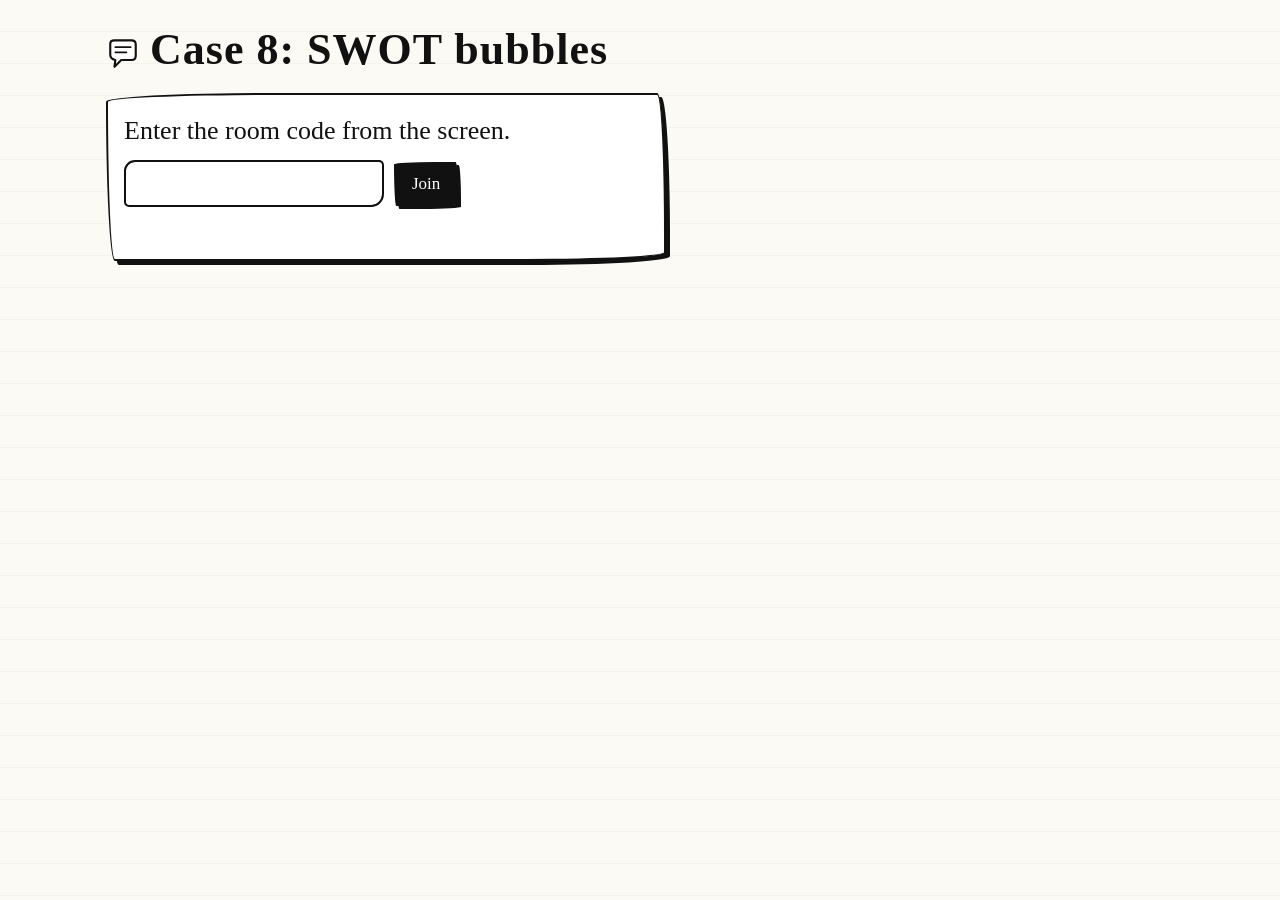
<file: case-games/case8-swot/index.html>
<!doctype html>
<html lang="en">
<head>
<meta charset="utf-8">
<meta name="viewport" content="width=device-width,initial-scale=1">
<title>Case 8 SWOT Bubbles</title>
<style>
:root{--ink:#111;--paper:#fbfaf5;--mid:#6b6b6b;--r:255px 14px 225px 14px/14px 225px 14px 255px}
*{box-sizing:border-box}
html,body{margin:0;background:var(--paper);color:var(--ink)}
body{font-family:"Chalkboard SE","Comic Sans MS","Comic Neue","Patrick Hand",cursive;min-height:100vh;font-size:18px;
  background-image:linear-gradient(#0000 31px,#0000000d 32px);background-size:100% 32px}
#app{max-width:1100px;margin:0 auto;padding:16px 16px 40px}
[hidden]{display:none!important}
h1,h2{margin:.2em 0 .4em;line-height:1.15}
h1{font-size:clamp(28px,4.5vw,44px);letter-spacing:1px}
h2{font-size:clamp(20px,2.6vw,28px)}
.brand{display:flex;align-items:center;gap:10px}
.brand svg{flex:none}
.muted{color:var(--mid)}
.small{font-size:15px}
.q{font-size:clamp(19px,2.4vw,26px);line-height:1.35;margin:4px 0 0}
.box{border:2.5px solid var(--ink);border-radius:var(--r);background:#fff;padding:14px 16px;box-shadow:4px 4px 0 var(--ink)}
.btn{font:inherit;font-size:17px;background:#fff;color:var(--ink);border:2.5px solid var(--ink);border-radius:var(--r);padding:10px 16px;cursor:pointer;box-shadow:3px 3px 0 var(--ink);transition:transform .08s,box-shadow .08s;white-space:nowrap}
.btn:hover:not(:disabled){transform:translate(-1px,-1px);box-shadow:5px 5px 0 var(--ink)}
.btn:active:not(:disabled){transform:translate(2px,2px);box-shadow:1px 1px 0 var(--ink)}
.btn.dark{background:var(--ink);color:#fff}
.btn:disabled{opacity:.5;cursor:not-allowed}
input[type=text]{font:inherit;font-size:17px;border:2.5px solid var(--ink);border-radius:10px 4px 12px 4px;padding:8px 10px;background:#fff;color:var(--ink);width:100%;min-width:0}
.row{display:flex;gap:10px;flex-wrap:wrap;align-items:center}
.tag{display:inline-block;border:2px solid var(--ink);border-radius:999px;padding:2px 12px;font-size:15px;background:#fff}
.tag.dark{background:var(--ink);color:#fff}
.status{font-size:16px;min-height:1.4em;margin:8px 0}
/* join */
#join .box{max-width:560px}
/* host */
.top{display:flex;justify-content:space-between;align-items:flex-start;gap:14px;flex-wrap:wrap}
.roombox{text-align:center;min-width:220px}
.qr{width:190px;height:190px;margin:8px auto 4px;border:2.5px solid var(--ink);border-radius:10px 4px 12px 4px;background:#fff;padding:6px}
.qr svg{width:100%;height:100%;display:block}
.code{font-size:clamp(26px,3.6vw,38px);font-weight:bold;letter-spacing:4px;border:3px double var(--ink);border-radius:var(--r);padding:2px 14px;background:#fff;display:inline-block}
.top>div:first-child{flex:1 1 320px;min-width:0}
.hint{font-size:15px;color:var(--mid);margin-top:4px}
.board{display:grid;grid-template-columns:repeat(2,1fr);gap:14px;margin-top:16px}
.col{border:2.5px solid var(--ink);border-radius:var(--r);background:#fff;padding:10px 12px 14px;box-shadow:4px 4px 0 var(--ink);min-height:230px;min-width:0}
.col h2{border-bottom:2px dashed var(--ink);padding-bottom:6px}
.cnt{font-size:14px;color:var(--mid)}
.bubbles{display:flex;flex-wrap:wrap;align-items:flex-start;gap:9px;margin-top:10px}
.empty{color:var(--mid);font-style:italic;margin-top:10px}
.bubble{max-width:100%;border:2.5px solid var(--ink);border-radius:var(--r);background:#fff;padding:8px 14px;font-size:clamp(17px,1.8vw,21px);line-height:1.3;box-shadow:3px 3px 0 var(--ink);transform:rotate(var(--tilt,0deg));overflow-wrap:anywhere;animation:pop .45s ease-out}
@keyframes pop{0%{opacity:0;transform:scale(.6) rotate(var(--tilt,0deg))}70%{opacity:1;transform:scale(1.05) rotate(var(--tilt,0deg))}100%{transform:scale(1) rotate(var(--tilt,0deg))}}
.note{margin-top:16px;font-size:14px;color:var(--mid)}
@media (max-width:760px){.board{grid-template-columns:1fr}.col{min-height:0}.roombox{min-width:0;width:100%}}
/* phone */
#phone .box{margin:12px 0}
#phone h2{margin:0 0 8px}
#phone .hint{margin:-6px 0 0}
.addrow{display:flex;gap:8px;margin-top:10px}
.chips{display:flex;flex-direction:column;gap:6px;margin:8px 0 0;padding:0;list-style:none}
.chips li{display:flex;justify-content:space-between;gap:8px;align-items:center;border:2px solid var(--ink);border-radius:10px 4px 10px 4px;padding:4px 10px;background:#fff;overflow-wrap:anywhere}
.chips button{font:inherit;border:none;background:none;cursor:pointer;font-size:18px;color:var(--ink);padding:0 4px}
.limit{font-size:14px;color:var(--mid);margin:6px 0 0}
#sendBtn{width:100%;font-size:20px;margin-top:6px}
</style>
</head>
<body>
<div id="app">

  <!-- Join page: students type the code if they do not scan the QR code -->
  <section id="join" hidden>
    <div class="brand"><svg viewBox="0 0 40 40" width="34" height="34" aria-hidden="true"><path d="M5 8 Q5 4 10 4 H30 Q35 4 35 9 V22 Q35 27 30 27 H18 L10 35 L11 27 Q5 26 5 21 Z" fill="#fff" stroke="#111" stroke-width="2.5" stroke-linejoin="round"/><path d="M11 12 H29 M11 18 H24" stroke="#111" stroke-width="2" stroke-linecap="round"/></svg><h1>Case 8: SWOT bubbles</h1></div>
    <div class="box">
      <p class="q">Enter the room code from the screen.</p>
      <div class="row" style="margin-top:12px">
        <input type="text" id="codeIn" maxlength="14" autocomplete="off" autocapitalize="characters" spellcheck="false" aria-label="Room code" style="max-width:260px;font-size:24px;letter-spacing:3px">
        <button class="btn dark" id="joinBtn" type="button">Join</button>
      </div>
      <p class="status" id="joinStatus" role="status"></p>
    </div>
  </section>

  <!-- Host view: shown on the projector -->
  <section id="host" hidden>
    <div class="top">
      <div>
        <div class="brand"><svg viewBox="0 0 40 40" width="34" height="34" aria-hidden="true"><path d="M5 8 Q5 4 10 4 H30 Q35 4 35 9 V22 Q35 27 30 27 H18 L10 35 L11 27 Q5 26 5 21 Z" fill="#fff" stroke="#111" stroke-width="2.5" stroke-linejoin="round"/><path d="M11 12 H29 M11 18 H24" stroke="#111" stroke-width="2" stroke-linecap="round"/></svg><h1>Case 8: SWOT bubbles</h1></div>
        <p class="q" id="hostQ"></p>
        <p class="small" style="margin-top:10px">Students: scan the QR code, or open <span id="hostBase"></span> and enter the room code.</p>
      </div>
      <div class="box roombox">
        <div class="qr" id="qrBox"></div>
        <div class="small muted">Room code</div>
        <div class="code" id="hostCode"></div>
      </div>
    </div>
    <div class="board" id="board"></div>
    <div class="row" style="margin-top:14px">
      <span class="tag" id="liveTag">Connecting…</span>
      <span class="tag dark" id="countTag">0 bubbles</span>
      <button class="btn" id="newRoom" type="button">New room</button>
    </div>
    <p class="note">Bubbles travel through ntfy.sh, a free public relay over HTTPS. Anyone who has the room code can read or add bubbles. Use New room to start a fresh, empty room.</p>
  </section>

  <!-- Student phone view -->
  <section id="phone" hidden>
    <div class="brand"><svg viewBox="0 0 40 40" width="30" height="30" aria-hidden="true"><path d="M5 8 Q5 4 10 4 H30 Q35 4 35 9 V22 Q35 27 30 27 H18 L10 35 L11 27 Q5 26 5 21 Z" fill="#fff" stroke="#111" stroke-width="2.5" stroke-linejoin="round"/><path d="M11 12 H29 M11 18 H24" stroke="#111" stroke-width="2" stroke-linecap="round"/></svg><h1 style="font-size:28px">SWOT bubbles</h1></div>
    <div class="box"><p class="q" id="phoneQ"></p></div>
    <div id="phoneCols"></div>
    <button class="btn dark" id="sendBtn" type="button" disabled>Send my bubbles</button>
    <p class="status" id="phoneStatus" role="status"></p>
  </section>

</div>
<script>
//---------------------------------------------------------------------
//
// QR Code Generator for JavaScript
//
// Copyright (c) 2009 Kazuhiko Arase
//
// URL: http://www.d-project.com/
//
// Licensed under the MIT license:
//  http://www.opensource.org/licenses/mit-license.php
//
// The word 'QR Code' is registered trademark of
// DENSO WAVE INCORPORATED
//  http://www.denso-wave.com/qrcode/faqpatent-e.html
//
//---------------------------------------------------------------------

var qrcode = function() {

  //---------------------------------------------------------------------
  // qrcode
  //---------------------------------------------------------------------

  /**
   * qrcode
   * @param typeNumber 1 to 40
   * @param errorCorrectionLevel 'L','M','Q','H'
   */
  var qrcode = function(typeNumber, errorCorrectionLevel) {

    var PAD0 = 0xEC;
    var PAD1 = 0x11;

    var _typeNumber = typeNumber;
    var _errorCorrectionLevel = QRErrorCorrectionLevel[errorCorrectionLevel];
    var _modules = null;
    var _moduleCount = 0;
    var _dataCache = null;
    var _dataList = [];

    var _this = {};

    var makeImpl = function(test, maskPattern) {

      _moduleCount = _typeNumber * 4 + 17;
      _modules = function(moduleCount) {
        var modules = new Array(moduleCount);
        for (var row = 0; row < moduleCount; row += 1) {
          modules[row] = new Array(moduleCount);
          for (var col = 0; col < moduleCount; col += 1) {
            modules[row][col] = null;
          }
        }
        return modules;
      }(_moduleCount);

      setupPositionProbePattern(0, 0);
      setupPositionProbePattern(_moduleCount - 7, 0);
      setupPositionProbePattern(0, _moduleCount - 7);
      setupPositionAdjustPattern();
      setupTimingPattern();
      setupTypeInfo(test, maskPattern);

      if (_typeNumber >= 7) {
        setupTypeNumber(test);
      }

      if (_dataCache == null) {
        _dataCache = createData(_typeNumber, _errorCorrectionLevel, _dataList);
      }

      mapData(_dataCache, maskPattern);
    };

    var setupPositionProbePattern = function(row, col) {

      for (var r = -1; r <= 7; r += 1) {

        if (row + r <= -1 || _moduleCount <= row + r) continue;

        for (var c = -1; c <= 7; c += 1) {

          if (col + c <= -1 || _moduleCount <= col + c) continue;

          if ( (0 <= r && r <= 6 && (c == 0 || c == 6) )
              || (0 <= c && c <= 6 && (r == 0 || r == 6) )
              || (2 <= r && r <= 4 && 2 <= c && c <= 4) ) {
            _modules[row + r][col + c] = true;
          } else {
            _modules[row + r][col + c] = false;
          }
        }
      }
    };

    var getBestMaskPattern = function() {

      var minLostPoint = 0;
      var pattern = 0;

      for (var i = 0; i < 8; i += 1) {

        makeImpl(true, i);

        var lostPoint = QRUtil.getLostPoint(_this);

        if (i == 0 || minLostPoint > lostPoint) {
          minLostPoint = lostPoint;
          pattern = i;
        }
      }

      return pattern;
    };

    var setupTimingPattern = function() {

      for (var r = 8; r < _moduleCount - 8; r += 1) {
        if (_modules[r][6] != null) {
          continue;
        }
        _modules[r][6] = (r % 2 == 0);
      }

      for (var c = 8; c < _moduleCount - 8; c += 1) {
        if (_modules[6][c] != null) {
          continue;
        }
        _modules[6][c] = (c % 2 == 0);
      }
    };

    var setupPositionAdjustPattern = function() {

      var pos = QRUtil.getPatternPosition(_typeNumber);

      for (var i = 0; i < pos.length; i += 1) {

        for (var j = 0; j < pos.length; j += 1) {

          var row = pos[i];
          var col = pos[j];

          if (_modules[row][col] != null) {
            continue;
          }

          for (var r = -2; r <= 2; r += 1) {

            for (var c = -2; c <= 2; c += 1) {

              if (r == -2 || r == 2 || c == -2 || c == 2
                  || (r == 0 && c == 0) ) {
                _modules[row + r][col + c] = true;
              } else {
                _modules[row + r][col + c] = false;
              }
            }
          }
        }
      }
    };

    var setupTypeNumber = function(test) {

      var bits = QRUtil.getBCHTypeNumber(_typeNumber);

      for (var i = 0; i < 18; i += 1) {
        var mod = (!test && ( (bits >> i) & 1) == 1);
        _modules[Math.floor(i / 3)][i % 3 + _moduleCount - 8 - 3] = mod;
      }

      for (var i = 0; i < 18; i += 1) {
        var mod = (!test && ( (bits >> i) & 1) == 1);
        _modules[i % 3 + _moduleCount - 8 - 3][Math.floor(i / 3)] = mod;
      }
    };

    var setupTypeInfo = function(test, maskPattern) {

      var data = (_errorCorrectionLevel << 3) | maskPattern;
      var bits = QRUtil.getBCHTypeInfo(data);

      // vertical
      for (var i = 0; i < 15; i += 1) {

        var mod = (!test && ( (bits >> i) & 1) == 1);

        if (i < 6) {
          _modules[i][8] = mod;
        } else if (i < 8) {
          _modules[i + 1][8] = mod;
        } else {
          _modules[_moduleCount - 15 + i][8] = mod;
        }
      }

      // horizontal
      for (var i = 0; i < 15; i += 1) {

        var mod = (!test && ( (bits >> i) & 1) == 1);

        if (i < 8) {
          _modules[8][_moduleCount - i - 1] = mod;
        } else if (i < 9) {
          _modules[8][15 - i - 1 + 1] = mod;
        } else {
          _modules[8][15 - i - 1] = mod;
        }
      }

      // fixed module
      _modules[_moduleCount - 8][8] = (!test);
    };

    var mapData = function(data, maskPattern) {

      var inc = -1;
      var row = _moduleCount - 1;
      var bitIndex = 7;
      var byteIndex = 0;
      var maskFunc = QRUtil.getMaskFunction(maskPattern);

      for (var col = _moduleCount - 1; col > 0; col -= 2) {

        if (col == 6) col -= 1;

        while (true) {

          for (var c = 0; c < 2; c += 1) {

            if (_modules[row][col - c] == null) {

              var dark = false;

              if (byteIndex < data.length) {
                dark = ( ( (data[byteIndex] >>> bitIndex) & 1) == 1);
              }

              var mask = maskFunc(row, col - c);

              if (mask) {
                dark = !dark;
              }

              _modules[row][col - c] = dark;
              bitIndex -= 1;

              if (bitIndex == -1) {
                byteIndex += 1;
                bitIndex = 7;
              }
            }
          }

          row += inc;

          if (row < 0 || _moduleCount <= row) {
            row -= inc;
            inc = -inc;
            break;
          }
        }
      }
    };

    var createBytes = function(buffer, rsBlocks) {

      var offset = 0;

      var maxDcCount = 0;
      var maxEcCount = 0;

      var dcdata = new Array(rsBlocks.length);
      var ecdata = new Array(rsBlocks.length);

      for (var r = 0; r < rsBlocks.length; r += 1) {

        var dcCount = rsBlocks[r].dataCount;
        var ecCount = rsBlocks[r].totalCount - dcCount;

        maxDcCount = Math.max(maxDcCount, dcCount);
        maxEcCount = Math.max(maxEcCount, ecCount);

        dcdata[r] = new Array(dcCount);

        for (var i = 0; i < dcdata[r].length; i += 1) {
          dcdata[r][i] = 0xff & buffer.getBuffer()[i + offset];
        }
        offset += dcCount;

        var rsPoly = QRUtil.getErrorCorrectPolynomial(ecCount);
        var rawPoly = qrPolynomial(dcdata[r], rsPoly.getLength() - 1);

        var modPoly = rawPoly.mod(rsPoly);
        ecdata[r] = new Array(rsPoly.getLength() - 1);
        for (var i = 0; i < ecdata[r].length; i += 1) {
          var modIndex = i + modPoly.getLength() - ecdata[r].length;
          ecdata[r][i] = (modIndex >= 0)? modPoly.getAt(modIndex) : 0;
        }
      }

      var totalCodeCount = 0;
      for (var i = 0; i < rsBlocks.length; i += 1) {
        totalCodeCount += rsBlocks[i].totalCount;
      }

      var data = new Array(totalCodeCount);
      var index = 0;

      for (var i = 0; i < maxDcCount; i += 1) {
        for (var r = 0; r < rsBlocks.length; r += 1) {
          if (i < dcdata[r].length) {
            data[index] = dcdata[r][i];
            index += 1;
          }
        }
      }

      for (var i = 0; i < maxEcCount; i += 1) {
        for (var r = 0; r < rsBlocks.length; r += 1) {
          if (i < ecdata[r].length) {
            data[index] = ecdata[r][i];
            index += 1;
          }
        }
      }

      return data;
    };

    var createData = function(typeNumber, errorCorrectionLevel, dataList) {

      var rsBlocks = QRRSBlock.getRSBlocks(typeNumber, errorCorrectionLevel);

      var buffer = qrBitBuffer();

      for (var i = 0; i < dataList.length; i += 1) {
        var data = dataList[i];
        buffer.put(data.getMode(), 4);
        buffer.put(data.getLength(), QRUtil.getLengthInBits(data.getMode(), typeNumber) );
        data.write(buffer);
      }

      // calc num max data.
      var totalDataCount = 0;
      for (var i = 0; i < rsBlocks.length; i += 1) {
        totalDataCount += rsBlocks[i].dataCount;
      }

      if (buffer.getLengthInBits() > totalDataCount * 8) {
        throw 'code length overflow. ('
          + buffer.getLengthInBits()
          + '>'
          + totalDataCount * 8
          + ')';
      }

      // end code
      if (buffer.getLengthInBits() + 4 <= totalDataCount * 8) {
        buffer.put(0, 4);
      }

      // padding
      while (buffer.getLengthInBits() % 8 != 0) {
        buffer.putBit(false);
      }

      // padding
      while (true) {

        if (buffer.getLengthInBits() >= totalDataCount * 8) {
          break;
        }
        buffer.put(PAD0, 8);

        if (buffer.getLengthInBits() >= totalDataCount * 8) {
          break;
        }
        buffer.put(PAD1, 8);
      }

      return createBytes(buffer, rsBlocks);
    };

    _this.addData = function(data, mode) {

      mode = mode || 'Byte';

      var newData = null;

      switch(mode) {
      case 'Numeric' :
        newData = qrNumber(data);
        break;
      case 'Alphanumeric' :
        newData = qrAlphaNum(data);
        break;
      case 'Byte' :
        newData = qr8BitByte(data);
        break;
      case 'Kanji' :
        newData = qrKanji(data);
        break;
      default :
        throw 'mode:' + mode;
      }

      _dataList.push(newData);
      _dataCache = null;
    };

    _this.isDark = function(row, col) {
      if (row < 0 || _moduleCount <= row || col < 0 || _moduleCount <= col) {
        throw row + ',' + col;
      }
      return _modules[row][col];
    };

    _this.getModuleCount = function() {
      return _moduleCount;
    };

    _this.make = function() {
      if (_typeNumber < 1) {
        var typeNumber = 1;

        for (; typeNumber < 40; typeNumber++) {
          var rsBlocks = QRRSBlock.getRSBlocks(typeNumber, _errorCorrectionLevel);
          var buffer = qrBitBuffer();

          for (var i = 0; i < _dataList.length; i++) {
            var data = _dataList[i];
            buffer.put(data.getMode(), 4);
            buffer.put(data.getLength(), QRUtil.getLengthInBits(data.getMode(), typeNumber) );
            data.write(buffer);
          }

          var totalDataCount = 0;
          for (var i = 0; i < rsBlocks.length; i++) {
            totalDataCount += rsBlocks[i].dataCount;
          }

          if (buffer.getLengthInBits() <= totalDataCount * 8) {
            break;
          }
        }

        _typeNumber = typeNumber;
      }

      makeImpl(false, getBestMaskPattern() );
    };

    _this.createTableTag = function(cellSize, margin) {

      cellSize = cellSize || 2;
      margin = (typeof margin == 'undefined')? cellSize * 4 : margin;

      var qrHtml = '';

      qrHtml += '<table style="';
      qrHtml += ' border-width: 0px; border-style: none;';
      qrHtml += ' border-collapse: collapse;';
      qrHtml += ' padding: 0px; margin: ' + margin + 'px;';
      qrHtml += '">';
      qrHtml += '<tbody>';

      for (var r = 0; r < _this.getModuleCount(); r += 1) {

        qrHtml += '<tr>';

        for (var c = 0; c < _this.getModuleCount(); c += 1) {
          qrHtml += '<td style="';
          qrHtml += ' border-width: 0px; border-style: none;';
          qrHtml += ' border-collapse: collapse;';
          qrHtml += ' padding: 0px; margin: 0px;';
          qrHtml += ' width: ' + cellSize + 'px;';
          qrHtml += ' height: ' + cellSize + 'px;';
          qrHtml += ' background-color: ';
          qrHtml += _this.isDark(r, c)? '#000000' : '#ffffff';
          qrHtml += ';';
          qrHtml += '"/>';
        }

        qrHtml += '</tr>';
      }

      qrHtml += '</tbody>';
      qrHtml += '</table>';

      return qrHtml;
    };

    _this.createSvgTag = function(cellSize, margin, alt, title) {

      var opts = {};
      if (typeof arguments[0] == 'object') {
        // Called by options.
        opts = arguments[0];
        // overwrite cellSize and margin.
        cellSize = opts.cellSize;
        margin = opts.margin;
        alt = opts.alt;
        title = opts.title;
      }

      cellSize = cellSize || 2;
      margin = (typeof margin == 'undefined')? cellSize * 4 : margin;

      // Compose alt property surrogate
      alt = (typeof alt === 'string') ? {text: alt} : alt || {};
      alt.text = alt.text || null;
      alt.id = (alt.text) ? alt.id || 'qrcode-description' : null;

      // Compose title property surrogate
      title = (typeof title === 'string') ? {text: title} : title || {};
      title.text = title.text || null;
      title.id = (title.text) ? title.id || 'qrcode-title' : null;

      var size = _this.getModuleCount() * cellSize + margin * 2;
      var c, mc, r, mr, qrSvg='', rect;

      rect = 'l' + cellSize + ',0 0,' + cellSize +
        ' -' + cellSize + ',0 0,-' + cellSize + 'z ';

      qrSvg += '<svg version="1.1" xmlns="http://www.w3.org/2000/svg"';
      qrSvg += !opts.scalable ? ' width="' + size + 'px" height="' + size + 'px"' : '';
      qrSvg += ' viewBox="0 0 ' + size + ' ' + size + '" ';
      qrSvg += ' preserveAspectRatio="xMinYMin meet"';
      qrSvg += (title.text || alt.text) ? ' role="img" aria-labelledby="' +
          escapeXml([title.id, alt.id].join(' ').trim() ) + '"' : '';
      qrSvg += '>';
      qrSvg += (title.text) ? '<title id="' + escapeXml(title.id) + '">' +
          escapeXml(title.text) + '</title>' : '';
      qrSvg += (alt.text) ? '<description id="' + escapeXml(alt.id) + '">' +
          escapeXml(alt.text) + '</description>' : '';
      qrSvg += '<rect width="100%" height="100%" fill="white" cx="0" cy="0"/>';
      qrSvg += '<path d="';

      for (r = 0; r < _this.getModuleCount(); r += 1) {
        mr = r * cellSize + margin;
        for (c = 0; c < _this.getModuleCount(); c += 1) {
          if (_this.isDark(r, c) ) {
            mc = c*cellSize+margin;
            qrSvg += 'M' + mc + ',' + mr + rect;
          }
        }
      }

      qrSvg += '" stroke="transparent" fill="black"/>';
      qrSvg += '</svg>';

      return qrSvg;
    };

    _this.createDataURL = function(cellSize, margin) {

      cellSize = cellSize || 2;
      margin = (typeof margin == 'undefined')? cellSize * 4 : margin;

      var size = _this.getModuleCount() * cellSize + margin * 2;
      var min = margin;
      var max = size - margin;

      return createDataURL(size, size, function(x, y) {
        if (min <= x && x < max && min <= y && y < max) {
          var c = Math.floor( (x - min) / cellSize);
          var r = Math.floor( (y - min) / cellSize);
          return _this.isDark(r, c)? 0 : 1;
        } else {
          return 1;
        }
      } );
    };

    _this.createImgTag = function(cellSize, margin, alt) {

      cellSize = cellSize || 2;
      margin = (typeof margin == 'undefined')? cellSize * 4 : margin;

      var size = _this.getModuleCount() * cellSize + margin * 2;

      var img = '';
      img += '<img';
      img += '\u0020src="';
      img += _this.createDataURL(cellSize, margin);
      img += '"';
      img += '\u0020width="';
      img += size;
      img += '"';
      img += '\u0020height="';
      img += size;
      img += '"';
      if (alt) {
        img += '\u0020alt="';
        img += escapeXml(alt);
        img += '"';
      }
      img += '/>';

      return img;
    };

    var escapeXml = function(s) {
      var escaped = '';
      for (var i = 0; i < s.length; i += 1) {
        var c = s.charAt(i);
        switch(c) {
        case '<': escaped += '&lt;'; break;
        case '>': escaped += '&gt;'; break;
        case '&': escaped += '&amp;'; break;
        case '"': escaped += '&quot;'; break;
        default : escaped += c; break;
        }
      }
      return escaped;
    };

    var _createHalfASCII = function(margin) {
      var cellSize = 1;
      margin = (typeof margin == 'undefined')? cellSize * 2 : margin;

      var size = _this.getModuleCount() * cellSize + margin * 2;
      var min = margin;
      var max = size - margin;

      var y, x, r1, r2, p;

      var blocks = {
        '██': '█',
        '█ ': '▀',
        ' █': '▄',
        '  ': ' '
      };

      var blocksLastLineNoMargin = {
        '██': '▀',
        '█ ': '▀',
        ' █': ' ',
        '  ': ' '
      };

      var ascii = '';
      for (y = 0; y < size; y += 2) {
        r1 = Math.floor((y - min) / cellSize);
        r2 = Math.floor((y + 1 - min) / cellSize);
        for (x = 0; x < size; x += 1) {
          p = '█';

          if (min <= x && x < max && min <= y && y < max && _this.isDark(r1, Math.floor((x - min) / cellSize))) {
            p = ' ';
          }

          if (min <= x && x < max && min <= y+1 && y+1 < max && _this.isDark(r2, Math.floor((x - min) / cellSize))) {
            p += ' ';
          }
          else {
            p += '█';
          }

          // Output 2 characters per pixel, to create full square. 1 character per pixels gives only half width of square.
          ascii += (margin < 1 && y+1 >= max) ? blocksLastLineNoMargin[p] : blocks[p];
        }

        ascii += '\n';
      }

      if (size % 2 && margin > 0) {
        return ascii.substring(0, ascii.length - size - 1) + Array(size+1).join('▀');
      }

      return ascii.substring(0, ascii.length-1);
    };

    _this.createASCII = function(cellSize, margin) {
      cellSize = cellSize || 1;

      if (cellSize < 2) {
        return _createHalfASCII(margin);
      }

      cellSize -= 1;
      margin = (typeof margin == 'undefined')? cellSize * 2 : margin;

      var size = _this.getModuleCount() * cellSize + margin * 2;
      var min = margin;
      var max = size - margin;

      var y, x, r, p;

      var white = Array(cellSize+1).join('██');
      var black = Array(cellSize+1).join('  ');

      var ascii = '';
      var line = '';
      for (y = 0; y < size; y += 1) {
        r = Math.floor( (y - min) / cellSize);
        line = '';
        for (x = 0; x < size; x += 1) {
          p = 1;

          if (min <= x && x < max && min <= y && y < max && _this.isDark(r, Math.floor((x - min) / cellSize))) {
            p = 0;
          }

          // Output 2 characters per pixel, to create full square. 1 character per pixels gives only half width of square.
          line += p ? white : black;
        }

        for (r = 0; r < cellSize; r += 1) {
          ascii += line + '\n';
        }
      }

      return ascii.substring(0, ascii.length-1);
    };

    _this.renderTo2dContext = function(context, cellSize) {
      cellSize = cellSize || 2;
      var length = _this.getModuleCount();
      for (var row = 0; row < length; row++) {
        for (var col = 0; col < length; col++) {
          context.fillStyle = _this.isDark(row, col) ? 'black' : 'white';
          context.fillRect(row * cellSize, col * cellSize, cellSize, cellSize);
        }
      }
    }

    return _this;
  };

  //---------------------------------------------------------------------
  // qrcode.stringToBytes
  //---------------------------------------------------------------------

  qrcode.stringToBytesFuncs = {
    'default' : function(s) {
      var bytes = [];
      for (var i = 0; i < s.length; i += 1) {
        var c = s.charCodeAt(i);
        bytes.push(c & 0xff);
      }
      return bytes;
    }
  };

  qrcode.stringToBytes = qrcode.stringToBytesFuncs['default'];

  //---------------------------------------------------------------------
  // qrcode.createStringToBytes
  //---------------------------------------------------------------------

  /**
   * @param unicodeData base64 string of byte array.
   * [16bit Unicode],[16bit Bytes], ...
   * @param numChars
   */
  qrcode.createStringToBytes = function(unicodeData, numChars) {

    // create conversion map.

    var unicodeMap = function() {

      var bin = base64DecodeInputStream(unicodeData);
      var read = function() {
        var b = bin.read();
        if (b == -1) throw 'eof';
        return b;
      };

      var count = 0;
      var unicodeMap = {};
      while (true) {
        var b0 = bin.read();
        if (b0 == -1) break;
        var b1 = read();
        var b2 = read();
        var b3 = read();
        var k = String.fromCharCode( (b0 << 8) | b1);
        var v = (b2 << 8) | b3;
        unicodeMap[k] = v;
        count += 1;
      }
      if (count != numChars) {
        throw count + ' != ' + numChars;
      }

      return unicodeMap;
    }();

    var unknownChar = '?'.charCodeAt(0);

    return function(s) {
      var bytes = [];
      for (var i = 0; i < s.length; i += 1) {
        var c = s.charCodeAt(i);
        if (c < 128) {
          bytes.push(c);
        } else {
          var b = unicodeMap[s.charAt(i)];
          if (typeof b == 'number') {
            if ( (b & 0xff) == b) {
              // 1byte
              bytes.push(b);
            } else {
              // 2bytes
              bytes.push(b >>> 8);
              bytes.push(b & 0xff);
            }
          } else {
            bytes.push(unknownChar);
          }
        }
      }
      return bytes;
    };
  };

  //---------------------------------------------------------------------
  // QRMode
  //---------------------------------------------------------------------

  var QRMode = {
    MODE_NUMBER :    1 << 0,
    MODE_ALPHA_NUM : 1 << 1,
    MODE_8BIT_BYTE : 1 << 2,
    MODE_KANJI :     1 << 3
  };

  //---------------------------------------------------------------------
  // QRErrorCorrectionLevel
  //---------------------------------------------------------------------

  var QRErrorCorrectionLevel = {
    L : 1,
    M : 0,
    Q : 3,
    H : 2
  };

  //---------------------------------------------------------------------
  // QRMaskPattern
  //---------------------------------------------------------------------

  var QRMaskPattern = {
    PATTERN000 : 0,
    PATTERN001 : 1,
    PATTERN010 : 2,
    PATTERN011 : 3,
    PATTERN100 : 4,
    PATTERN101 : 5,
    PATTERN110 : 6,
    PATTERN111 : 7
  };

  //---------------------------------------------------------------------
  // QRUtil
  //---------------------------------------------------------------------

  var QRUtil = function() {

    var PATTERN_POSITION_TABLE = [
      [],
      [6, 18],
      [6, 22],
      [6, 26],
      [6, 30],
      [6, 34],
      [6, 22, 38],
      [6, 24, 42],
      [6, 26, 46],
      [6, 28, 50],
      [6, 30, 54],
      [6, 32, 58],
      [6, 34, 62],
      [6, 26, 46, 66],
      [6, 26, 48, 70],
      [6, 26, 50, 74],
      [6, 30, 54, 78],
      [6, 30, 56, 82],
      [6, 30, 58, 86],
      [6, 34, 62, 90],
      [6, 28, 50, 72, 94],
      [6, 26, 50, 74, 98],
      [6, 30, 54, 78, 102],
      [6, 28, 54, 80, 106],
      [6, 32, 58, 84, 110],
      [6, 30, 58, 86, 114],
      [6, 34, 62, 90, 118],
      [6, 26, 50, 74, 98, 122],
      [6, 30, 54, 78, 102, 126],
      [6, 26, 52, 78, 104, 130],
      [6, 30, 56, 82, 108, 134],
      [6, 34, 60, 86, 112, 138],
      [6, 30, 58, 86, 114, 142],
      [6, 34, 62, 90, 118, 146],
      [6, 30, 54, 78, 102, 126, 150],
      [6, 24, 50, 76, 102, 128, 154],
      [6, 28, 54, 80, 106, 132, 158],
      [6, 32, 58, 84, 110, 136, 162],
      [6, 26, 54, 82, 110, 138, 166],
      [6, 30, 58, 86, 114, 142, 170]
    ];
    var G15 = (1 << 10) | (1 << 8) | (1 << 5) | (1 << 4) | (1 << 2) | (1 << 1) | (1 << 0);
    var G18 = (1 << 12) | (1 << 11) | (1 << 10) | (1 << 9) | (1 << 8) | (1 << 5) | (1 << 2) | (1 << 0);
    var G15_MASK = (1 << 14) | (1 << 12) | (1 << 10) | (1 << 4) | (1 << 1);

    var _this = {};

    var getBCHDigit = function(data) {
      var digit = 0;
      while (data != 0) {
        digit += 1;
        data >>>= 1;
      }
      return digit;
    };

    _this.getBCHTypeInfo = function(data) {
      var d = data << 10;
      while (getBCHDigit(d) - getBCHDigit(G15) >= 0) {
        d ^= (G15 << (getBCHDigit(d) - getBCHDigit(G15) ) );
      }
      return ( (data << 10) | d) ^ G15_MASK;
    };

    _this.getBCHTypeNumber = function(data) {
      var d = data << 12;
      while (getBCHDigit(d) - getBCHDigit(G18) >= 0) {
        d ^= (G18 << (getBCHDigit(d) - getBCHDigit(G18) ) );
      }
      return (data << 12) | d;
    };

    _this.getPatternPosition = function(typeNumber) {
      return PATTERN_POSITION_TABLE[typeNumber - 1];
    };

    _this.getMaskFunction = function(maskPattern) {

      switch (maskPattern) {

      case QRMaskPattern.PATTERN000 :
        return function(i, j) { return (i + j) % 2 == 0; };
      case QRMaskPattern.PATTERN001 :
        return function(i, j) { return i % 2 == 0; };
      case QRMaskPattern.PATTERN010 :
        return function(i, j) { return j % 3 == 0; };
      case QRMaskPattern.PATTERN011 :
        return function(i, j) { return (i + j) % 3 == 0; };
      case QRMaskPattern.PATTERN100 :
        return function(i, j) { return (Math.floor(i / 2) + Math.floor(j / 3) ) % 2 == 0; };
      case QRMaskPattern.PATTERN101 :
        return function(i, j) { return (i * j) % 2 + (i * j) % 3 == 0; };
      case QRMaskPattern.PATTERN110 :
        return function(i, j) { return ( (i * j) % 2 + (i * j) % 3) % 2 == 0; };
      case QRMaskPattern.PATTERN111 :
        return function(i, j) { return ( (i * j) % 3 + (i + j) % 2) % 2 == 0; };

      default :
        throw 'bad maskPattern:' + maskPattern;
      }
    };

    _this.getErrorCorrectPolynomial = function(errorCorrectLength) {
      var a = qrPolynomial([1], 0);
      for (var i = 0; i < errorCorrectLength; i += 1) {
        a = a.multiply(qrPolynomial([1, QRMath.gexp(i)], 0) );
      }
      return a;
    };

    _this.getLengthInBits = function(mode, type) {

      if (1 <= type && type < 10) {

        // 1 - 9

        switch(mode) {
        case QRMode.MODE_NUMBER    : return 10;
        case QRMode.MODE_ALPHA_NUM : return 9;
        case QRMode.MODE_8BIT_BYTE : return 8;
        case QRMode.MODE_KANJI     : return 8;
        default :
          throw 'mode:' + mode;
        }

      } else if (type < 27) {

        // 10 - 26

        switch(mode) {
        case QRMode.MODE_NUMBER    : return 12;
        case QRMode.MODE_ALPHA_NUM : return 11;
        case QRMode.MODE_8BIT_BYTE : return 16;
        case QRMode.MODE_KANJI     : return 10;
        default :
          throw 'mode:' + mode;
        }

      } else if (type < 41) {

        // 27 - 40

        switch(mode) {
        case QRMode.MODE_NUMBER    : return 14;
        case QRMode.MODE_ALPHA_NUM : return 13;
        case QRMode.MODE_8BIT_BYTE : return 16;
        case QRMode.MODE_KANJI     : return 12;
        default :
          throw 'mode:' + mode;
        }

      } else {
        throw 'type:' + type;
      }
    };

    _this.getLostPoint = function(qrcode) {

      var moduleCount = qrcode.getModuleCount();

      var lostPoint = 0;

      // LEVEL1

      for (var row = 0; row < moduleCount; row += 1) {
        for (var col = 0; col < moduleCount; col += 1) {

          var sameCount = 0;
          var dark = qrcode.isDark(row, col);

          for (var r = -1; r <= 1; r += 1) {

            if (row + r < 0 || moduleCount <= row + r) {
              continue;
            }

            for (var c = -1; c <= 1; c += 1) {

              if (col + c < 0 || moduleCount <= col + c) {
                continue;
              }

              if (r == 0 && c == 0) {
                continue;
              }

              if (dark == qrcode.isDark(row + r, col + c) ) {
                sameCount += 1;
              }
            }
          }

          if (sameCount > 5) {
            lostPoint += (3 + sameCount - 5);
          }
        }
      };

      // LEVEL2

      for (var row = 0; row < moduleCount - 1; row += 1) {
        for (var col = 0; col < moduleCount - 1; col += 1) {
          var count = 0;
          if (qrcode.isDark(row, col) ) count += 1;
          if (qrcode.isDark(row + 1, col) ) count += 1;
          if (qrcode.isDark(row, col + 1) ) count += 1;
          if (qrcode.isDark(row + 1, col + 1) ) count += 1;
          if (count == 0 || count == 4) {
            lostPoint += 3;
          }
        }
      }

      // LEVEL3

      for (var row = 0; row < moduleCount; row += 1) {
        for (var col = 0; col < moduleCount - 6; col += 1) {
          if (qrcode.isDark(row, col)
              && !qrcode.isDark(row, col + 1)
              &&  qrcode.isDark(row, col + 2)
              &&  qrcode.isDark(row, col + 3)
              &&  qrcode.isDark(row, col + 4)
              && !qrcode.isDark(row, col + 5)
              &&  qrcode.isDark(row, col + 6) ) {
            lostPoint += 40;
          }
        }
      }

      for (var col = 0; col < moduleCount; col += 1) {
        for (var row = 0; row < moduleCount - 6; row += 1) {
          if (qrcode.isDark(row, col)
              && !qrcode.isDark(row + 1, col)
              &&  qrcode.isDark(row + 2, col)
              &&  qrcode.isDark(row + 3, col)
              &&  qrcode.isDark(row + 4, col)
              && !qrcode.isDark(row + 5, col)
              &&  qrcode.isDark(row + 6, col) ) {
            lostPoint += 40;
          }
        }
      }

      // LEVEL4

      var darkCount = 0;

      for (var col = 0; col < moduleCount; col += 1) {
        for (var row = 0; row < moduleCount; row += 1) {
          if (qrcode.isDark(row, col) ) {
            darkCount += 1;
          }
        }
      }

      var ratio = Math.abs(100 * darkCount / moduleCount / moduleCount - 50) / 5;
      lostPoint += ratio * 10;

      return lostPoint;
    };

    return _this;
  }();

  //---------------------------------------------------------------------
  // QRMath
  //---------------------------------------------------------------------

  var QRMath = function() {

    var EXP_TABLE = new Array(256);
    var LOG_TABLE = new Array(256);

    // initialize tables
    for (var i = 0; i < 8; i += 1) {
      EXP_TABLE[i] = 1 << i;
    }
    for (var i = 8; i < 256; i += 1) {
      EXP_TABLE[i] = EXP_TABLE[i - 4]
        ^ EXP_TABLE[i - 5]
        ^ EXP_TABLE[i - 6]
        ^ EXP_TABLE[i - 8];
    }
    for (var i = 0; i < 255; i += 1) {
      LOG_TABLE[EXP_TABLE[i] ] = i;
    }

    var _this = {};

    _this.glog = function(n) {

      if (n < 1) {
        throw 'glog(' + n + ')';
      }

      return LOG_TABLE[n];
    };

    _this.gexp = function(n) {

      while (n < 0) {
        n += 255;
      }

      while (n >= 256) {
        n -= 255;
      }

      return EXP_TABLE[n];
    };

    return _this;
  }();

  //---------------------------------------------------------------------
  // qrPolynomial
  //---------------------------------------------------------------------

  function qrPolynomial(num, shift) {

    if (typeof num.length == 'undefined') {
      throw num.length + '/' + shift;
    }

    var _num = function() {
      var offset = 0;
      while (offset < num.length && num[offset] == 0) {
        offset += 1;
      }
      var _num = new Array(num.length - offset + shift);
      for (var i = 0; i < num.length - offset; i += 1) {
        _num[i] = num[i + offset];
      }
      return _num;
    }();

    var _this = {};

    _this.getAt = function(index) {
      return _num[index];
    };

    _this.getLength = function() {
      return _num.length;
    };

    _this.multiply = function(e) {

      var num = new Array(_this.getLength() + e.getLength() - 1);

      for (var i = 0; i < _this.getLength(); i += 1) {
        for (var j = 0; j < e.getLength(); j += 1) {
          num[i + j] ^= QRMath.gexp(QRMath.glog(_this.getAt(i) ) + QRMath.glog(e.getAt(j) ) );
        }
      }

      return qrPolynomial(num, 0);
    };

    _this.mod = function(e) {

      if (_this.getLength() - e.getLength() < 0) {
        return _this;
      }

      var ratio = QRMath.glog(_this.getAt(0) ) - QRMath.glog(e.getAt(0) );

      var num = new Array(_this.getLength() );
      for (var i = 0; i < _this.getLength(); i += 1) {
        num[i] = _this.getAt(i);
      }

      for (var i = 0; i < e.getLength(); i += 1) {
        num[i] ^= QRMath.gexp(QRMath.glog(e.getAt(i) ) + ratio);
      }

      // recursive call
      return qrPolynomial(num, 0).mod(e);
    };

    return _this;
  };

  //---------------------------------------------------------------------
  // QRRSBlock
  //---------------------------------------------------------------------

  var QRRSBlock = function() {

    var RS_BLOCK_TABLE = [

      // L
      // M
      // Q
      // H

      // 1
      [1, 26, 19],
      [1, 26, 16],
      [1, 26, 13],
      [1, 26, 9],

      // 2
      [1, 44, 34],
      [1, 44, 28],
      [1, 44, 22],
      [1, 44, 16],

      // 3
      [1, 70, 55],
      [1, 70, 44],
      [2, 35, 17],
      [2, 35, 13],

      // 4
      [1, 100, 80],
      [2, 50, 32],
      [2, 50, 24],
      [4, 25, 9],

      // 5
      [1, 134, 108],
      [2, 67, 43],
      [2, 33, 15, 2, 34, 16],
      [2, 33, 11, 2, 34, 12],

      // 6
      [2, 86, 68],
      [4, 43, 27],
      [4, 43, 19],
      [4, 43, 15],

      // 7
      [2, 98, 78],
      [4, 49, 31],
      [2, 32, 14, 4, 33, 15],
      [4, 39, 13, 1, 40, 14],

      // 8
      [2, 121, 97],
      [2, 60, 38, 2, 61, 39],
      [4, 40, 18, 2, 41, 19],
      [4, 40, 14, 2, 41, 15],

      // 9
      [2, 146, 116],
      [3, 58, 36, 2, 59, 37],
      [4, 36, 16, 4, 37, 17],
      [4, 36, 12, 4, 37, 13],

      // 10
      [2, 86, 68, 2, 87, 69],
      [4, 69, 43, 1, 70, 44],
      [6, 43, 19, 2, 44, 20],
      [6, 43, 15, 2, 44, 16],

      // 11
      [4, 101, 81],
      [1, 80, 50, 4, 81, 51],
      [4, 50, 22, 4, 51, 23],
      [3, 36, 12, 8, 37, 13],

      // 12
      [2, 116, 92, 2, 117, 93],
      [6, 58, 36, 2, 59, 37],
      [4, 46, 20, 6, 47, 21],
      [7, 42, 14, 4, 43, 15],

      // 13
      [4, 133, 107],
      [8, 59, 37, 1, 60, 38],
      [8, 44, 20, 4, 45, 21],
      [12, 33, 11, 4, 34, 12],

      // 14
      [3, 145, 115, 1, 146, 116],
      [4, 64, 40, 5, 65, 41],
      [11, 36, 16, 5, 37, 17],
      [11, 36, 12, 5, 37, 13],

      // 15
      [5, 109, 87, 1, 110, 88],
      [5, 65, 41, 5, 66, 42],
      [5, 54, 24, 7, 55, 25],
      [11, 36, 12, 7, 37, 13],

      // 16
      [5, 122, 98, 1, 123, 99],
      [7, 73, 45, 3, 74, 46],
      [15, 43, 19, 2, 44, 20],
      [3, 45, 15, 13, 46, 16],

      // 17
      [1, 135, 107, 5, 136, 108],
      [10, 74, 46, 1, 75, 47],
      [1, 50, 22, 15, 51, 23],
      [2, 42, 14, 17, 43, 15],

      // 18
      [5, 150, 120, 1, 151, 121],
      [9, 69, 43, 4, 70, 44],
      [17, 50, 22, 1, 51, 23],
      [2, 42, 14, 19, 43, 15],

      // 19
      [3, 141, 113, 4, 142, 114],
      [3, 70, 44, 11, 71, 45],
      [17, 47, 21, 4, 48, 22],
      [9, 39, 13, 16, 40, 14],

      // 20
      [3, 135, 107, 5, 136, 108],
      [3, 67, 41, 13, 68, 42],
      [15, 54, 24, 5, 55, 25],
      [15, 43, 15, 10, 44, 16],

      // 21
      [4, 144, 116, 4, 145, 117],
      [17, 68, 42],
      [17, 50, 22, 6, 51, 23],
      [19, 46, 16, 6, 47, 17],

      // 22
      [2, 139, 111, 7, 140, 112],
      [17, 74, 46],
      [7, 54, 24, 16, 55, 25],
      [34, 37, 13],

      // 23
      [4, 151, 121, 5, 152, 122],
      [4, 75, 47, 14, 76, 48],
      [11, 54, 24, 14, 55, 25],
      [16, 45, 15, 14, 46, 16],

      // 24
      [6, 147, 117, 4, 148, 118],
      [6, 73, 45, 14, 74, 46],
      [11, 54, 24, 16, 55, 25],
      [30, 46, 16, 2, 47, 17],

      // 25
      [8, 132, 106, 4, 133, 107],
      [8, 75, 47, 13, 76, 48],
      [7, 54, 24, 22, 55, 25],
      [22, 45, 15, 13, 46, 16],

      // 26
      [10, 142, 114, 2, 143, 115],
      [19, 74, 46, 4, 75, 47],
      [28, 50, 22, 6, 51, 23],
      [33, 46, 16, 4, 47, 17],

      // 27
      [8, 152, 122, 4, 153, 123],
      [22, 73, 45, 3, 74, 46],
      [8, 53, 23, 26, 54, 24],
      [12, 45, 15, 28, 46, 16],

      // 28
      [3, 147, 117, 10, 148, 118],
      [3, 73, 45, 23, 74, 46],
      [4, 54, 24, 31, 55, 25],
      [11, 45, 15, 31, 46, 16],

      // 29
      [7, 146, 116, 7, 147, 117],
      [21, 73, 45, 7, 74, 46],
      [1, 53, 23, 37, 54, 24],
      [19, 45, 15, 26, 46, 16],

      // 30
      [5, 145, 115, 10, 146, 116],
      [19, 75, 47, 10, 76, 48],
      [15, 54, 24, 25, 55, 25],
      [23, 45, 15, 25, 46, 16],

      // 31
      [13, 145, 115, 3, 146, 116],
      [2, 74, 46, 29, 75, 47],
      [42, 54, 24, 1, 55, 25],
      [23, 45, 15, 28, 46, 16],

      // 32
      [17, 145, 115],
      [10, 74, 46, 23, 75, 47],
      [10, 54, 24, 35, 55, 25],
      [19, 45, 15, 35, 46, 16],

      // 33
      [17, 145, 115, 1, 146, 116],
      [14, 74, 46, 21, 75, 47],
      [29, 54, 24, 19, 55, 25],
      [11, 45, 15, 46, 46, 16],

      // 34
      [13, 145, 115, 6, 146, 116],
      [14, 74, 46, 23, 75, 47],
      [44, 54, 24, 7, 55, 25],
      [59, 46, 16, 1, 47, 17],

      // 35
      [12, 151, 121, 7, 152, 122],
      [12, 75, 47, 26, 76, 48],
      [39, 54, 24, 14, 55, 25],
      [22, 45, 15, 41, 46, 16],

      // 36
      [6, 151, 121, 14, 152, 122],
      [6, 75, 47, 34, 76, 48],
      [46, 54, 24, 10, 55, 25],
      [2, 45, 15, 64, 46, 16],

      // 37
      [17, 152, 122, 4, 153, 123],
      [29, 74, 46, 14, 75, 47],
      [49, 54, 24, 10, 55, 25],
      [24, 45, 15, 46, 46, 16],

      // 38
      [4, 152, 122, 18, 153, 123],
      [13, 74, 46, 32, 75, 47],
      [48, 54, 24, 14, 55, 25],
      [42, 45, 15, 32, 46, 16],

      // 39
      [20, 147, 117, 4, 148, 118],
      [40, 75, 47, 7, 76, 48],
      [43, 54, 24, 22, 55, 25],
      [10, 45, 15, 67, 46, 16],

      // 40
      [19, 148, 118, 6, 149, 119],
      [18, 75, 47, 31, 76, 48],
      [34, 54, 24, 34, 55, 25],
      [20, 45, 15, 61, 46, 16]
    ];

    var qrRSBlock = function(totalCount, dataCount) {
      var _this = {};
      _this.totalCount = totalCount;
      _this.dataCount = dataCount;
      return _this;
    };

    var _this = {};

    var getRsBlockTable = function(typeNumber, errorCorrectionLevel) {

      switch(errorCorrectionLevel) {
      case QRErrorCorrectionLevel.L :
        return RS_BLOCK_TABLE[(typeNumber - 1) * 4 + 0];
      case QRErrorCorrectionLevel.M :
        return RS_BLOCK_TABLE[(typeNumber - 1) * 4 + 1];
      case QRErrorCorrectionLevel.Q :
        return RS_BLOCK_TABLE[(typeNumber - 1) * 4 + 2];
      case QRErrorCorrectionLevel.H :
        return RS_BLOCK_TABLE[(typeNumber - 1) * 4 + 3];
      default :
        return undefined;
      }
    };

    _this.getRSBlocks = function(typeNumber, errorCorrectionLevel) {

      var rsBlock = getRsBlockTable(typeNumber, errorCorrectionLevel);

      if (typeof rsBlock == 'undefined') {
        throw 'bad rs block @ typeNumber:' + typeNumber +
            '/errorCorrectionLevel:' + errorCorrectionLevel;
      }

      var length = rsBlock.length / 3;

      var list = [];

      for (var i = 0; i < length; i += 1) {

        var count = rsBlock[i * 3 + 0];
        var totalCount = rsBlock[i * 3 + 1];
        var dataCount = rsBlock[i * 3 + 2];

        for (var j = 0; j < count; j += 1) {
          list.push(qrRSBlock(totalCount, dataCount) );
        }
      }

      return list;
    };

    return _this;
  }();

  //---------------------------------------------------------------------
  // qrBitBuffer
  //---------------------------------------------------------------------

  var qrBitBuffer = function() {

    var _buffer = [];
    var _length = 0;

    var _this = {};

    _this.getBuffer = function() {
      return _buffer;
    };

    _this.getAt = function(index) {
      var bufIndex = Math.floor(index / 8);
      return ( (_buffer[bufIndex] >>> (7 - index % 8) ) & 1) == 1;
    };

    _this.put = function(num, length) {
      for (var i = 0; i < length; i += 1) {
        _this.putBit( ( (num >>> (length - i - 1) ) & 1) == 1);
      }
    };

    _this.getLengthInBits = function() {
      return _length;
    };

    _this.putBit = function(bit) {

      var bufIndex = Math.floor(_length / 8);
      if (_buffer.length <= bufIndex) {
        _buffer.push(0);
      }

      if (bit) {
        _buffer[bufIndex] |= (0x80 >>> (_length % 8) );
      }

      _length += 1;
    };

    return _this;
  };

  //---------------------------------------------------------------------
  // qrNumber
  //---------------------------------------------------------------------

  var qrNumber = function(data) {

    var _mode = QRMode.MODE_NUMBER;
    var _data = data;

    var _this = {};

    _this.getMode = function() {
      return _mode;
    };

    _this.getLength = function(buffer) {
      return _data.length;
    };

    _this.write = function(buffer) {

      var data = _data;

      var i = 0;

      while (i + 2 < data.length) {
        buffer.put(strToNum(data.substring(i, i + 3) ), 10);
        i += 3;
      }

      if (i < data.length) {
        if (data.length - i == 1) {
          buffer.put(strToNum(data.substring(i, i + 1) ), 4);
        } else if (data.length - i == 2) {
          buffer.put(strToNum(data.substring(i, i + 2) ), 7);
        }
      }
    };

    var strToNum = function(s) {
      var num = 0;
      for (var i = 0; i < s.length; i += 1) {
        num = num * 10 + chatToNum(s.charAt(i) );
      }
      return num;
    };

    var chatToNum = function(c) {
      if ('0' <= c && c <= '9') {
        return c.charCodeAt(0) - '0'.charCodeAt(0);
      }
      throw 'illegal char :' + c;
    };

    return _this;
  };

  //---------------------------------------------------------------------
  // qrAlphaNum
  //---------------------------------------------------------------------

  var qrAlphaNum = function(data) {

    var _mode = QRMode.MODE_ALPHA_NUM;
    var _data = data;

    var _this = {};

    _this.getMode = function() {
      return _mode;
    };

    _this.getLength = function(buffer) {
      return _data.length;
    };

    _this.write = function(buffer) {

      var s = _data;

      var i = 0;

      while (i + 1 < s.length) {
        buffer.put(
          getCode(s.charAt(i) ) * 45 +
          getCode(s.charAt(i + 1) ), 11);
        i += 2;
      }

      if (i < s.length) {
        buffer.put(getCode(s.charAt(i) ), 6);
      }
    };

    var getCode = function(c) {

      if ('0' <= c && c <= '9') {
        return c.charCodeAt(0) - '0'.charCodeAt(0);
      } else if ('A' <= c && c <= 'Z') {
        return c.charCodeAt(0) - 'A'.charCodeAt(0) + 10;
      } else {
        switch (c) {
        case ' ' : return 36;
        case '$' : return 37;
        case '%' : return 38;
        case '*' : return 39;
        case '+' : return 40;
        case '-' : return 41;
        case '.' : return 42;
        case '/' : return 43;
        case ':' : return 44;
        default :
          throw 'illegal char :' + c;
        }
      }
    };

    return _this;
  };

  //---------------------------------------------------------------------
  // qr8BitByte
  //---------------------------------------------------------------------

  var qr8BitByte = function(data) {

    var _mode = QRMode.MODE_8BIT_BYTE;
    var _data = data;
    var _bytes = qrcode.stringToBytes(data);

    var _this = {};

    _this.getMode = function() {
      return _mode;
    };

    _this.getLength = function(buffer) {
      return _bytes.length;
    };

    _this.write = function(buffer) {
      for (var i = 0; i < _bytes.length; i += 1) {
        buffer.put(_bytes[i], 8);
      }
    };

    return _this;
  };

  //---------------------------------------------------------------------
  // qrKanji
  //---------------------------------------------------------------------

  var qrKanji = function(data) {

    var _mode = QRMode.MODE_KANJI;
    var _data = data;

    var stringToBytes = qrcode.stringToBytesFuncs['SJIS'];
    if (!stringToBytes) {
      throw 'sjis not supported.';
    }
    !function(c, code) {
      // self test for sjis support.
      var test = stringToBytes(c);
      if (test.length != 2 || ( (test[0] << 8) | test[1]) != code) {
        throw 'sjis not supported.';
      }
    }('\u53cb', 0x9746);

    var _bytes = stringToBytes(data);

    var _this = {};

    _this.getMode = function() {
      return _mode;
    };

    _this.getLength = function(buffer) {
      return ~~(_bytes.length / 2);
    };

    _this.write = function(buffer) {

      var data = _bytes;

      var i = 0;

      while (i + 1 < data.length) {

        var c = ( (0xff & data[i]) << 8) | (0xff & data[i + 1]);

        if (0x8140 <= c && c <= 0x9FFC) {
          c -= 0x8140;
        } else if (0xE040 <= c && c <= 0xEBBF) {
          c -= 0xC140;
        } else {
          throw 'illegal char at ' + (i + 1) + '/' + c;
        }

        c = ( (c >>> 8) & 0xff) * 0xC0 + (c & 0xff);

        buffer.put(c, 13);

        i += 2;
      }

      if (i < data.length) {
        throw 'illegal char at ' + (i + 1);
      }
    };

    return _this;
  };

  //=====================================================================
  // GIF Support etc.
  //

  //---------------------------------------------------------------------
  // byteArrayOutputStream
  //---------------------------------------------------------------------

  var byteArrayOutputStream = function() {

    var _bytes = [];

    var _this = {};

    _this.writeByte = function(b) {
      _bytes.push(b & 0xff);
    };

    _this.writeShort = function(i) {
      _this.writeByte(i);
      _this.writeByte(i >>> 8);
    };

    _this.writeBytes = function(b, off, len) {
      off = off || 0;
      len = len || b.length;
      for (var i = 0; i < len; i += 1) {
        _this.writeByte(b[i + off]);
      }
    };

    _this.writeString = function(s) {
      for (var i = 0; i < s.length; i += 1) {
        _this.writeByte(s.charCodeAt(i) );
      }
    };

    _this.toByteArray = function() {
      return _bytes;
    };

    _this.toString = function() {
      var s = '';
      s += '[';
      for (var i = 0; i < _bytes.length; i += 1) {
        if (i > 0) {
          s += ',';
        }
        s += _bytes[i];
      }
      s += ']';
      return s;
    };

    return _this;
  };

  //---------------------------------------------------------------------
  // base64EncodeOutputStream
  //---------------------------------------------------------------------

  var base64EncodeOutputStream = function() {

    var _buffer = 0;
    var _buflen = 0;
    var _length = 0;
    var _base64 = '';

    var _this = {};

    var writeEncoded = function(b) {
      _base64 += String.fromCharCode(encode(b & 0x3f) );
    };

    var encode = function(n) {
      if (n < 0) {
        // error.
      } else if (n < 26) {
        return 0x41 + n;
      } else if (n < 52) {
        return 0x61 + (n - 26);
      } else if (n < 62) {
        return 0x30 + (n - 52);
      } else if (n == 62) {
        return 0x2b;
      } else if (n == 63) {
        return 0x2f;
      }
      throw 'n:' + n;
    };

    _this.writeByte = function(n) {

      _buffer = (_buffer << 8) | (n & 0xff);
      _buflen += 8;
      _length += 1;

      while (_buflen >= 6) {
        writeEncoded(_buffer >>> (_buflen - 6) );
        _buflen -= 6;
      }
    };

    _this.flush = function() {

      if (_buflen > 0) {
        writeEncoded(_buffer << (6 - _buflen) );
        _buffer = 0;
        _buflen = 0;
      }

      if (_length % 3 != 0) {
        // padding
        var padlen = 3 - _length % 3;
        for (var i = 0; i < padlen; i += 1) {
          _base64 += '=';
        }
      }
    };

    _this.toString = function() {
      return _base64;
    };

    return _this;
  };

  //---------------------------------------------------------------------
  // base64DecodeInputStream
  //---------------------------------------------------------------------

  var base64DecodeInputStream = function(str) {

    var _str = str;
    var _pos = 0;
    var _buffer = 0;
    var _buflen = 0;

    var _this = {};

    _this.read = function() {

      while (_buflen < 8) {

        if (_pos >= _str.length) {
          if (_buflen == 0) {
            return -1;
          }
          throw 'unexpected end of file./' + _buflen;
        }

        var c = _str.charAt(_pos);
        _pos += 1;

        if (c == '=') {
          _buflen = 0;
          return -1;
        } else if (c.match(/^\s$/) ) {
          // ignore if whitespace.
          continue;
        }

        _buffer = (_buffer << 6) | decode(c.charCodeAt(0) );
        _buflen += 6;
      }

      var n = (_buffer >>> (_buflen - 8) ) & 0xff;
      _buflen -= 8;
      return n;
    };

    var decode = function(c) {
      if (0x41 <= c && c <= 0x5a) {
        return c - 0x41;
      } else if (0x61 <= c && c <= 0x7a) {
        return c - 0x61 + 26;
      } else if (0x30 <= c && c <= 0x39) {
        return c - 0x30 + 52;
      } else if (c == 0x2b) {
        return 62;
      } else if (c == 0x2f) {
        return 63;
      } else {
        throw 'c:' + c;
      }
    };

    return _this;
  };

  //---------------------------------------------------------------------
  // gifImage (B/W)
  //---------------------------------------------------------------------

  var gifImage = function(width, height) {

    var _width = width;
    var _height = height;
    var _data = new Array(width * height);

    var _this = {};

    _this.setPixel = function(x, y, pixel) {
      _data[y * _width + x] = pixel;
    };

    _this.write = function(out) {

      //---------------------------------
      // GIF Signature

      out.writeString('GIF87a');

      //---------------------------------
      // Screen Descriptor

      out.writeShort(_width);
      out.writeShort(_height);

      out.writeByte(0x80); // 2bit
      out.writeByte(0);
      out.writeByte(0);

      //---------------------------------
      // Global Color Map

      // black
      out.writeByte(0x00);
      out.writeByte(0x00);
      out.writeByte(0x00);

      // white
      out.writeByte(0xff);
      out.writeByte(0xff);
      out.writeByte(0xff);

      //---------------------------------
      // Image Descriptor

      out.writeString(',');
      out.writeShort(0);
      out.writeShort(0);
      out.writeShort(_width);
      out.writeShort(_height);
      out.writeByte(0);

      //---------------------------------
      // Local Color Map

      //---------------------------------
      // Raster Data

      var lzwMinCodeSize = 2;
      var raster = getLZWRaster(lzwMinCodeSize);

      out.writeByte(lzwMinCodeSize);

      var offset = 0;

      while (raster.length - offset > 255) {
        out.writeByte(255);
        out.writeBytes(raster, offset, 255);
        offset += 255;
      }

      out.writeByte(raster.length - offset);
      out.writeBytes(raster, offset, raster.length - offset);
      out.writeByte(0x00);

      //---------------------------------
      // GIF Terminator
      out.writeString(';');
    };

    var bitOutputStream = function(out) {

      var _out = out;
      var _bitLength = 0;
      var _bitBuffer = 0;

      var _this = {};

      _this.write = function(data, length) {

        if ( (data >>> length) != 0) {
          throw 'length over';
        }

        while (_bitLength + length >= 8) {
          _out.writeByte(0xff & ( (data << _bitLength) | _bitBuffer) );
          length -= (8 - _bitLength);
          data >>>= (8 - _bitLength);
          _bitBuffer = 0;
          _bitLength = 0;
        }

        _bitBuffer = (data << _bitLength) | _bitBuffer;
        _bitLength = _bitLength + length;
      };

      _this.flush = function() {
        if (_bitLength > 0) {
          _out.writeByte(_bitBuffer);
        }
      };

      return _this;
    };

    var getLZWRaster = function(lzwMinCodeSize) {

      var clearCode = 1 << lzwMinCodeSize;
      var endCode = (1 << lzwMinCodeSize) + 1;
      var bitLength = lzwMinCodeSize + 1;

      // Setup LZWTable
      var table = lzwTable();

      for (var i = 0; i < clearCode; i += 1) {
        table.add(String.fromCharCode(i) );
      }
      table.add(String.fromCharCode(clearCode) );
      table.add(String.fromCharCode(endCode) );

      var byteOut = byteArrayOutputStream();
      var bitOut = bitOutputStream(byteOut);

      // clear code
      bitOut.write(clearCode, bitLength);

      var dataIndex = 0;

      var s = String.fromCharCode(_data[dataIndex]);
      dataIndex += 1;

      while (dataIndex < _data.length) {

        var c = String.fromCharCode(_data[dataIndex]);
        dataIndex += 1;

        if (table.contains(s + c) ) {

          s = s + c;

        } else {

          bitOut.write(table.indexOf(s), bitLength);

          if (table.size() < 0xfff) {

            if (table.size() == (1 << bitLength) ) {
              bitLength += 1;
            }

            table.add(s + c);
          }

          s = c;
        }
      }

      bitOut.write(table.indexOf(s), bitLength);

      // end code
      bitOut.write(endCode, bitLength);

      bitOut.flush();

      return byteOut.toByteArray();
    };

    var lzwTable = function() {

      var _map = {};
      var _size = 0;

      var _this = {};

      _this.add = function(key) {
        if (_this.contains(key) ) {
          throw 'dup key:' + key;
        }
        _map[key] = _size;
        _size += 1;
      };

      _this.size = function() {
        return _size;
      };

      _this.indexOf = function(key) {
        return _map[key];
      };

      _this.contains = function(key) {
        return typeof _map[key] != 'undefined';
      };

      return _this;
    };

    return _this;
  };

  var createDataURL = function(width, height, getPixel) {
    var gif = gifImage(width, height);
    for (var y = 0; y < height; y += 1) {
      for (var x = 0; x < width; x += 1) {
        gif.setPixel(x, y, getPixel(x, y) );
      }
    }

    var b = byteArrayOutputStream();
    gif.write(b);

    var base64 = base64EncodeOutputStream();
    var bytes = b.toByteArray();
    for (var i = 0; i < bytes.length; i += 1) {
      base64.writeByte(bytes[i]);
    }
    base64.flush();

    return 'data:image/gif;base64,' + base64;
  };

  //---------------------------------------------------------------------
  // returns qrcode function.

  return qrcode;
}();

// multibyte support
!function() {

  qrcode.stringToBytesFuncs['UTF-8'] = function(s) {
    // http://stackoverflow.com/questions/18729405/how-to-convert-utf8-string-to-byte-array
    function toUTF8Array(str) {
      var utf8 = [];
      for (var i=0; i < str.length; i++) {
        var charcode = str.charCodeAt(i);
        if (charcode < 0x80) utf8.push(charcode);
        else if (charcode < 0x800) {
          utf8.push(0xc0 | (charcode >> 6),
              0x80 | (charcode & 0x3f));
        }
        else if (charcode < 0xd800 || charcode >= 0xe000) {
          utf8.push(0xe0 | (charcode >> 12),
              0x80 | ((charcode>>6) & 0x3f),
              0x80 | (charcode & 0x3f));
        }
        // surrogate pair
        else {
          i++;
          // UTF-16 encodes 0x10000-0x10FFFF by
          // subtracting 0x10000 and splitting the
          // 20 bits of 0x0-0xFFFFF into two halves
          charcode = 0x10000 + (((charcode & 0x3ff)<<10)
            | (str.charCodeAt(i) & 0x3ff));
          utf8.push(0xf0 | (charcode >>18),
              0x80 | ((charcode>>12) & 0x3f),
              0x80 | ((charcode>>6) & 0x3f),
              0x80 | (charcode & 0x3f));
        }
      }
      return utf8;
    }
    return toUTF8Array(s);
  };

}();

(function (factory) {
  if (typeof define === 'function' && define.amd) {
      define([], factory);
  } else if (typeof exports === 'object') {
      module.exports = factory();
  }
}(function () {
    return qrcode;
}));

</script>
<script>
(function () {
  "use strict";

  var QUESTION = "Make a SWOT analysis of the local international policy using information from the case study.";
  var COLS = ["Strengths", "Weaknesses", "Opportunities", "Threats"];
  var HINTS = ["Internal and helpful", "Internal and harmful", "External and helpful", "External and harmful"];
  function hintEl(c) { var d = document.createElement("div"); d.className = "hint"; d.textContent = HINTS[c]; return d; }
  var RELAY = "https://ntfy.sh/";
  var TOPIC = "mgmt660c8swot-";
  var CODE_CHARS = "abcdefghjkmnpqrstuvwxyz23456789";
  var CODE_RE = /^[a-z2-9]{6,12}$/;
  var MAX_PER_COL = 3, MAX_LEN = 80, MAX_SHOWN = 120, COOLDOWN_MS = 4000;

  var $ = function (id) { return document.getElementById(id); };
  var BASE = location.href.split(/[?#]/)[0];
  var params = new URLSearchParams(location.search);

  function normalize(s) { return String(s || "").toLowerCase().replace(/[^a-z0-9]/g, ""); }
  function validCode(c) { return CODE_RE.test(c); }
  function newCode() {
    var a = new Uint8Array(8);
    crypto.getRandomValues(a);
    var s = "";
    for (var i = 0; i < a.length; i++) s += CODE_CHARS[a[i] % CODE_CHARS.length];
    return s;
  }
  function tryReplaceState(q) { try { history.replaceState(null, "", q); } catch (e) { /* file:// may refuse */ } }
  function show(id) { ["join", "host", "phone"].forEach(function (s) { $(s).hidden = (s !== id); }); }
  function joinUrl(code) { return BASE + "?r=" + code; }

  // ---------- QR code (inline SVG, no network) ----------
  function qrSvg(text) {
    var qr = qrcode(0, "M");
    qr.addData(text);
    qr.make();
    var n = qr.getModuleCount(), m = 2, d = "";
    for (var r = 0; r < n; r++) {
      for (var c = 0; c < n; c++) {
        if (qr.isDark(r, c)) d += "M" + (c + m) + "," + (r + m) + "h1v1h-1z";
      }
    }
    var size = n + 2 * m;
    return '<svg xmlns="http://www.w3.org/2000/svg" viewBox="0 0 ' + size + " " + size +
      '" shape-rendering="crispEdges" role="img" aria-label="QR code to join the room">' +
      '<rect width="' + size + '" height="' + size + '" fill="#fff"/><path d="' + d + '" fill="#111"/></svg>';
  }

  // ---------- Host (projector) ----------
  var cols = [], counts = [0, 0, 0, 0], seen = new Set(), es = null;

  function buildBoard() {
    var board = $("board");
    board.textContent = "";
    COLS.forEach(function (title, c) {
      var col = document.createElement("div");
      col.className = "col";
      var h = document.createElement("h2");
      h.textContent = title;
      var cnt = document.createElement("div");
      cnt.className = "cnt";
      var empty = document.createElement("div");
      empty.className = "empty";
      empty.textContent = "No bubbles yet.";
      var list = document.createElement("div");
      list.className = "bubbles";
      col.append(h, hintEl(c), cnt, empty, list);
      board.appendChild(col);
      cols.push({ cnt: cnt, empty: empty, list: list });
    });
  }

  function refreshCounts() {
    var total = 0;
    cols.forEach(function (col, c) {
      total += counts[c];
      col.cnt.textContent = counts[c] + (counts[c] === 1 ? " bubble" : " bubbles");
      col.empty.hidden = counts[c] > 0;
    });
    $("countTag").textContent = total + (total === 1 ? " bubble" : " bubbles");
  }

  function addBubbles(list) {
    list.slice(0, 20).forEach(function (item) {
      var c = Number(item && item.c);
      var t = String((item && item.t) || "").trim().slice(0, MAX_LEN);
      if ([0, 1, 2, 3].indexOf(c) < 0 || !t) return;
      var box = cols[c].list;
      var el = document.createElement("div");
      el.className = "bubble";
      el.style.setProperty("--tilt", (Math.random() * 3 - 1.5).toFixed(2) + "deg");
      el.textContent = t;
      box.appendChild(el);
      counts[c]++;
      while (box.children.length > MAX_SHOWN) box.removeChild(box.firstChild);
    });
    refreshCounts();
  }

  function setTag(text) { $("liveTag").textContent = text; }

  function handle(raw) {
    var m;
    try { m = JSON.parse(raw); } catch (e) { return; }
    if (!m || m.event !== "message" || !m.id || seen.has(m.id)) return;
    seen.add(m.id);
    var body;
    try { body = JSON.parse(m.message); } catch (e) { return; }
    if (!body || body.v !== 1 || !Array.isArray(body.b)) return;
    addBubbles(body.b);
  }

  function openFeed(code) {
    if (es) es.close();
    setTag("Connecting…");
    es = new EventSource(RELAY + TOPIC + code + "/sse?since=all");
    es.onopen = function () { setTag("Live"); };
    es.onerror = function () { setTag("Reconnecting… check the Wi-Fi"); };
    es.onmessage = function (ev) { handle(ev.data); };
  }

  function showHost(code) {
    show("host");
    $("hostQ").textContent = QUESTION;
    $("hostBase").textContent = BASE;
    $("hostCode").textContent = code.toUpperCase();
    $("qrBox").innerHTML = qrSvg(joinUrl(code));
    tryReplaceState("?host=1&r=" + code);
    openFeed(code);
  }

  $("newRoom").addEventListener("click", function () {
    seen = new Set();
    counts = [0, 0, 0, 0];
    cols.forEach(function (col) { col.list.textContent = ""; });
    refreshCounts();
    showHost(newCode());
  });

  // ---------- Student phone ----------
  var phoneCode = "", pending = [[], [], [], []], cooling = false, refs = [];

  function phoneMsg(text) { $("phoneStatus").textContent = text; }

  function buildPhoneCols() {
    var wrap = $("phoneCols");
    wrap.textContent = "";
    refs = [];
    COLS.forEach(function (title, c) {
      var box = document.createElement("div");
      box.className = "box";
      var h = document.createElement("h2");
      h.textContent = title;
      var row = document.createElement("div");
      row.className = "addrow";
      var input = document.createElement("input");
      input.type = "text";
      input.maxLength = MAX_LEN;
      input.autocomplete = "off";
      input.setAttribute("aria-label", title);
      input.placeholder = "Type a short phrase";
      var add = document.createElement("button");
      add.type = "button";
      add.className = "btn";
      add.textContent = "Add";
      var chips = document.createElement("ul");
      chips.className = "chips";
      var limit = document.createElement("p");
      limit.className = "limit";
      limit.textContent = "Up to " + MAX_PER_COL + " bubbles. Add at least one.";
      row.append(input, add);
      box.append(h, hintEl(c), row, chips, limit);
      wrap.appendChild(box);
      refs.push({ input: input, add: add, chips: chips });

      add.addEventListener("click", function () { addPending(c); });
      input.addEventListener("keydown", function (e) {
        if (e.key === "Enter") { e.preventDefault(); addPending(c); }
      });
    });
  }

  function addPending(c) {
    var input = refs[c].input;
    var t = input.value.trim().slice(0, MAX_LEN);
    if (!t) return;
    if (pending[c].length >= MAX_PER_COL) { phoneMsg("Up to " + MAX_PER_COL + " bubbles for each box."); return; }
    pending[c].push(t);
    input.value = "";
    phoneMsg("");
    renderPending();
    input.focus();
  }

  function renderPending() {
    COLS.forEach(function (_, c) {
      var ul = refs[c].chips;
      ul.textContent = "";
      pending[c].forEach(function (t, i) {
        var li = document.createElement("li");
        var span = document.createElement("span");
        span.textContent = t;
        var del = document.createElement("button");
        del.type = "button";
        del.textContent = "✕";
        del.setAttribute("aria-label", "Remove " + t);
        del.addEventListener("click", function () { pending[c].splice(i, 1); renderPending(); });
        li.append(span, del);
        ul.appendChild(li);
      });
      refs[c].add.disabled = pending[c].length >= MAX_PER_COL;
    });
    var ready = pending.every(function (a) { return a.length > 0; });
    $("sendBtn").disabled = !ready || cooling;
  }

  async function send() {
    if (!pending.every(function (a) { return a.length > 0; })) {
      phoneMsg("Add at least one bubble to each box.");
      return;
    }
    var payload = { v: 1, b: [] };
    pending.forEach(function (arr, c) { arr.forEach(function (t) { payload.b.push({ c: c, t: t }); }); });
    $("sendBtn").disabled = true;
    phoneMsg("Sending…");
    try {
      var r = await fetch(RELAY + TOPIC + phoneCode, { method: "POST", body: JSON.stringify(payload) });
      if (!r.ok) throw new Error("HTTP " + r.status);
      pending = [[], [], [], []];
      renderPending();
      phoneMsg("Sent. Thank you! You can add more bubbles and send again.");
      cooling = true;
      setTimeout(function () { cooling = false; renderPending(); }, COOLDOWN_MS);
    } catch (e) {
      phoneMsg("Could not send. Check the Wi-Fi, then press Send again. Your bubbles are still here.");
      renderPending();
    }
  }

  function showPhone(code) {
    phoneCode = code;
    show("phone");
    $("phoneQ").textContent = QUESTION;
    if (!refs.length) buildPhoneCols();
    renderPending();
  }

  $("sendBtn").addEventListener("click", send);

  // ---------- Join ----------
  function tryJoin() {
    var c = normalize($("codeIn").value);
    if (!validCode(c)) {
      $("joinStatus").textContent = "That code does not look right. Check it and try again.";
      return;
    }
    tryReplaceState("?r=" + c);
    showPhone(c);
  }
  $("joinBtn").addEventListener("click", tryJoin);
  $("codeIn").addEventListener("keydown", function (e) { if (e.key === "Enter") tryJoin(); });

  // ---------- Start ----------
  buildBoard();
  refreshCounts();
  if (params.get("host") === "1") {
    var hc = normalize(params.get("r"));
    showHost(validCode(hc) ? hc : newCode());
  } else if (validCode(normalize(params.get("r")))) {
    showPhone(normalize(params.get("r")));
  } else {
    show("join");
    $("codeIn").focus();
  }
})();
</script>
</body>
</html>
</file>
